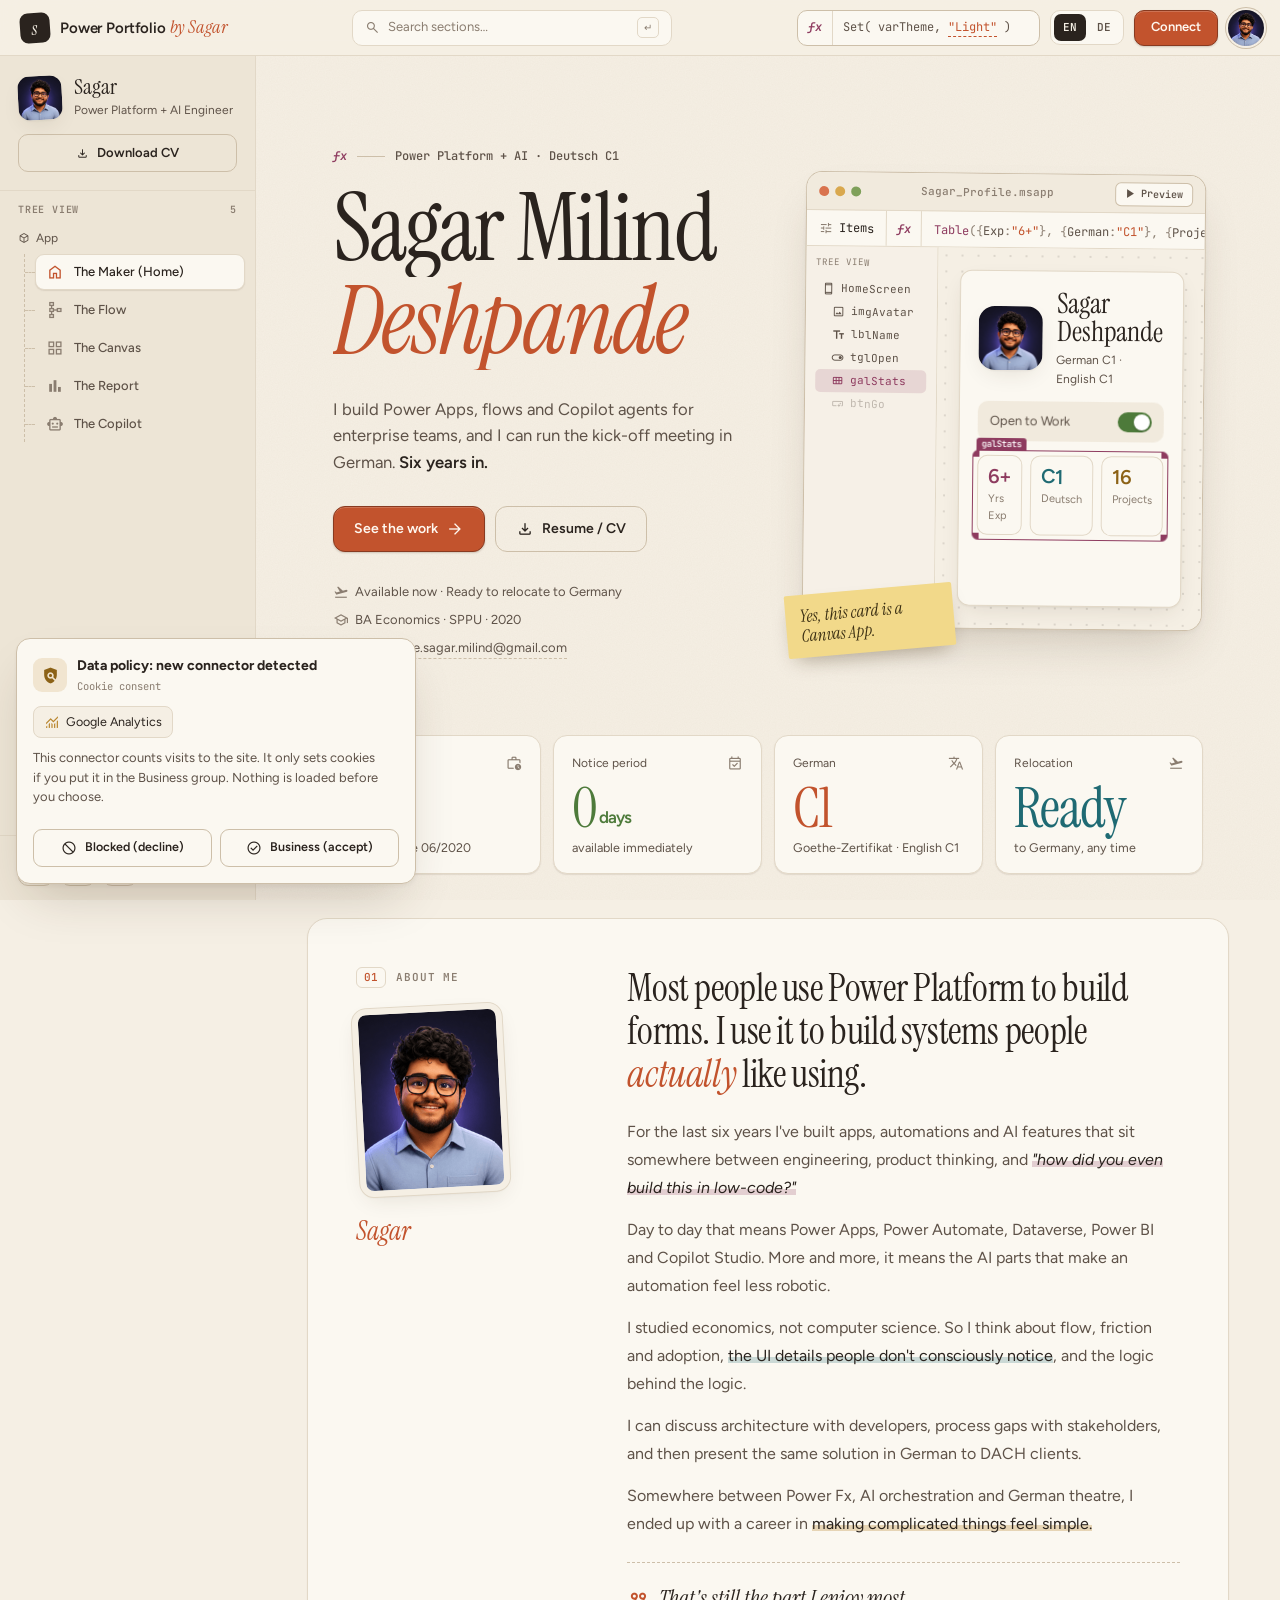
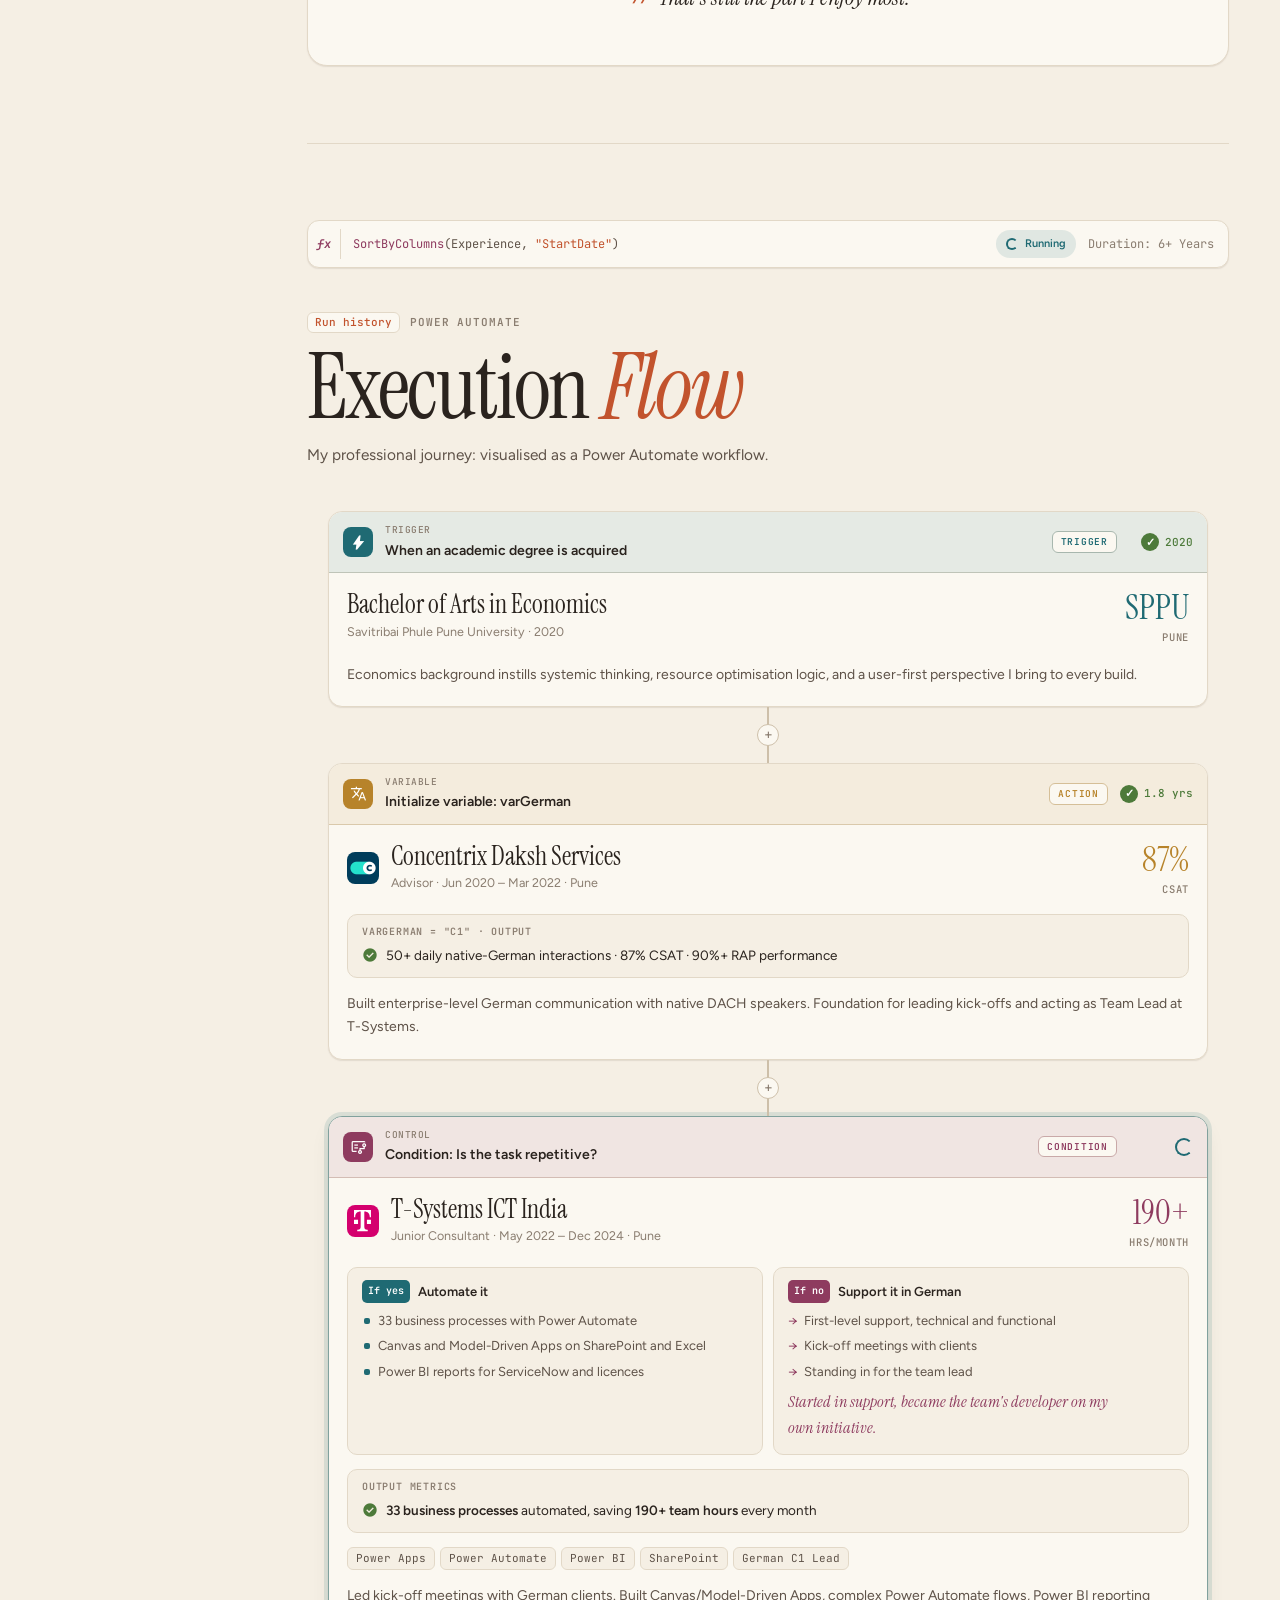
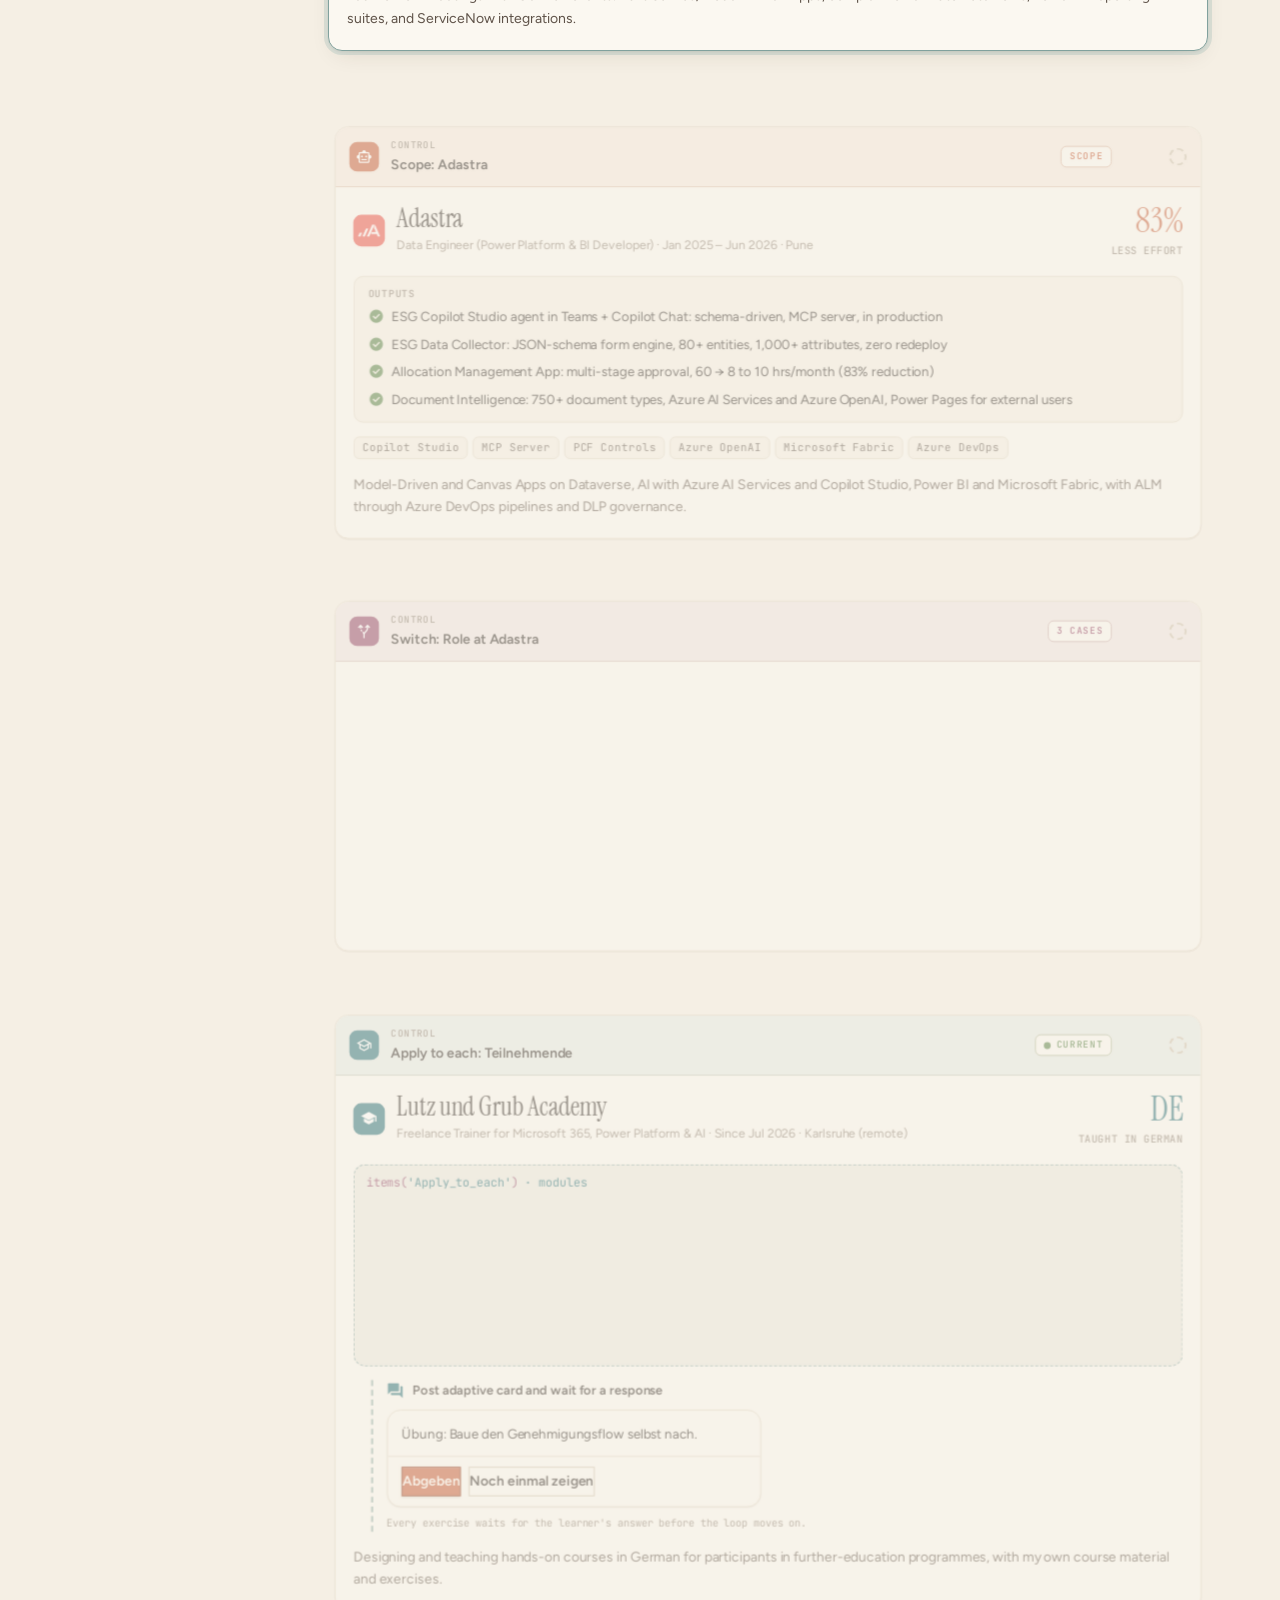
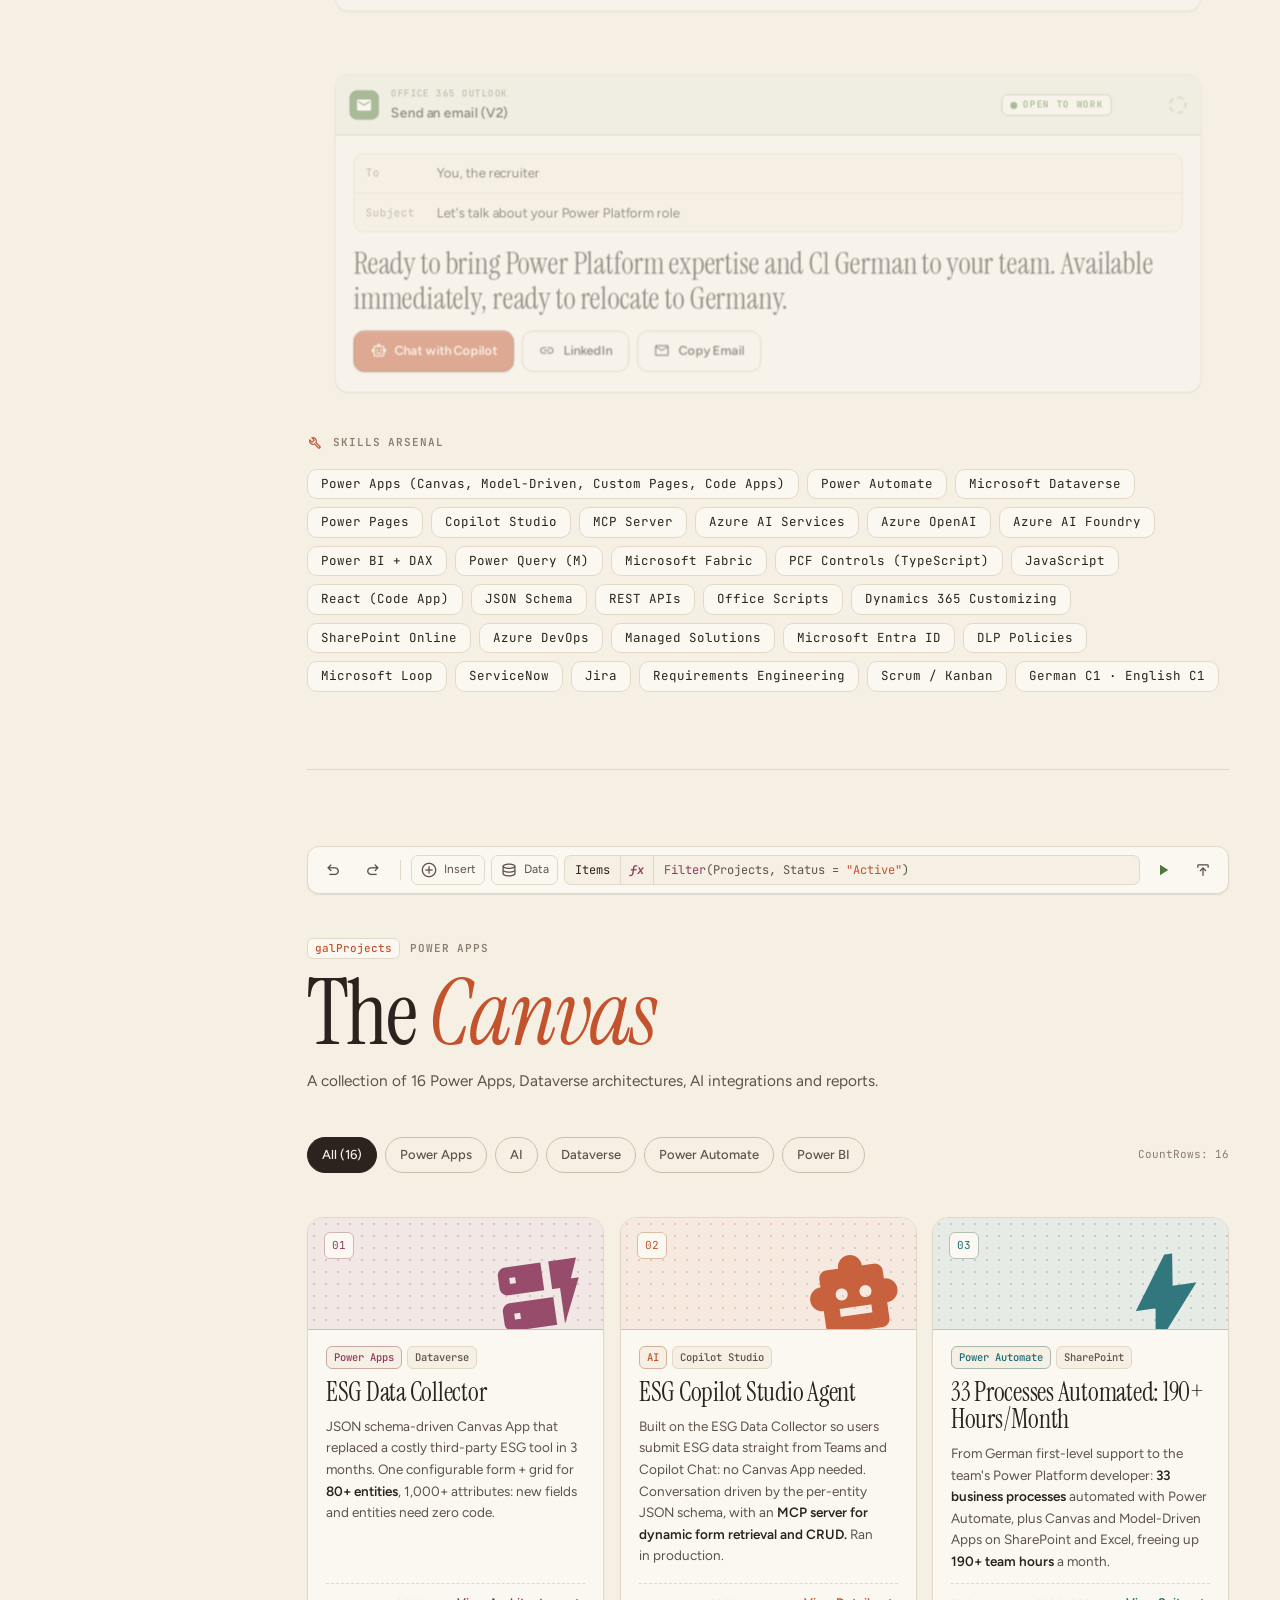
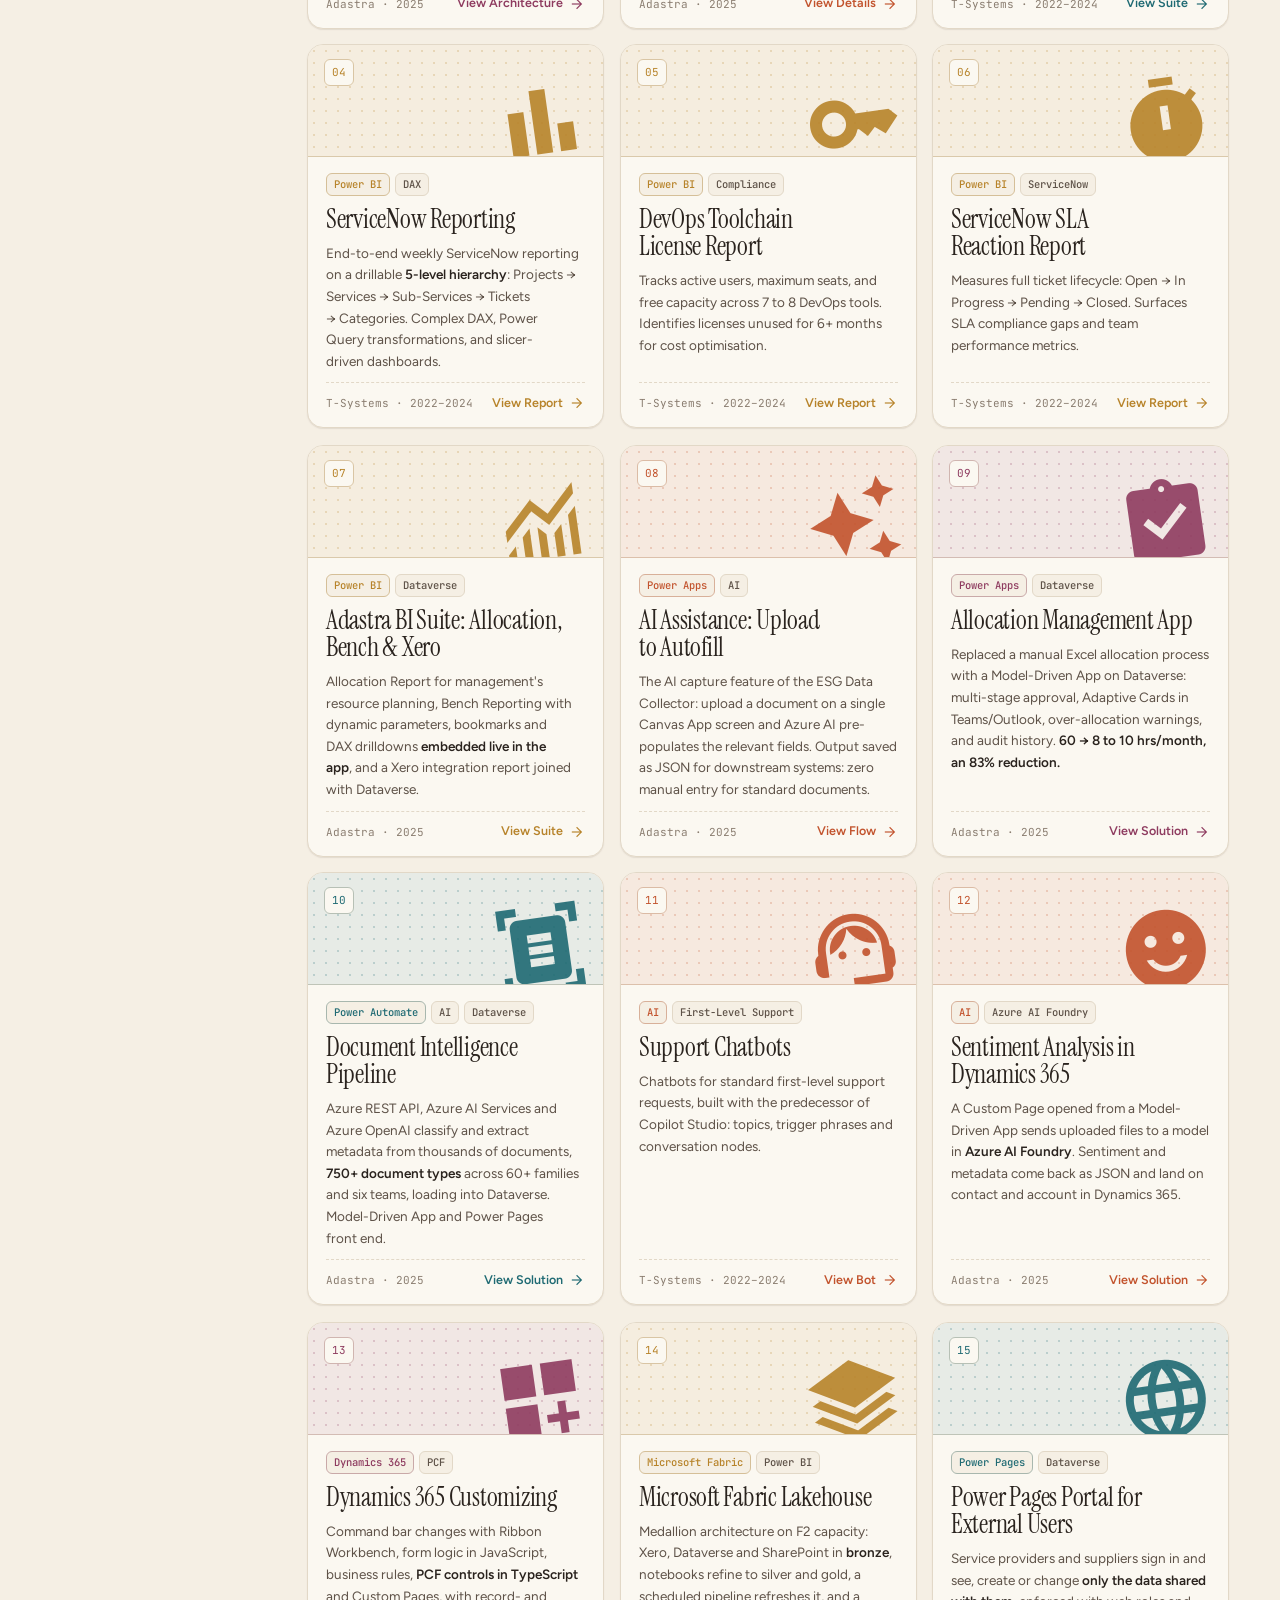
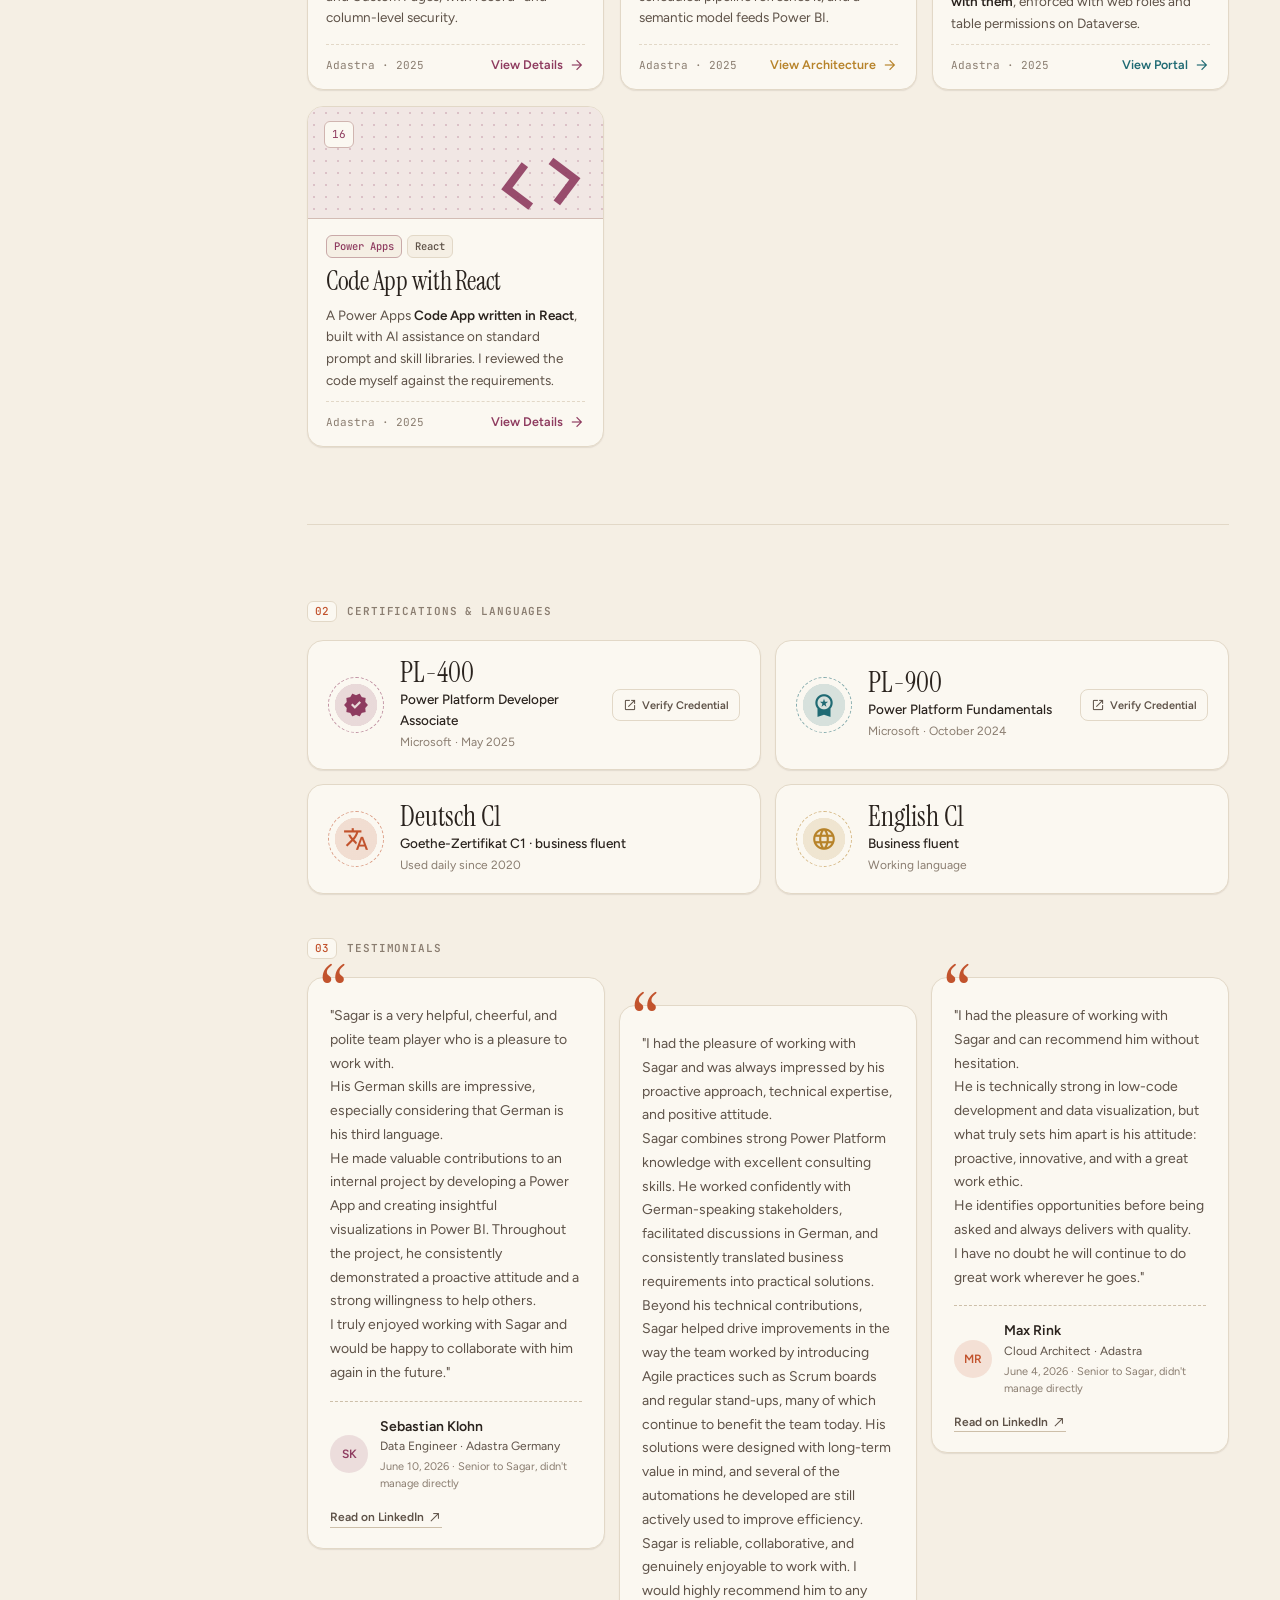
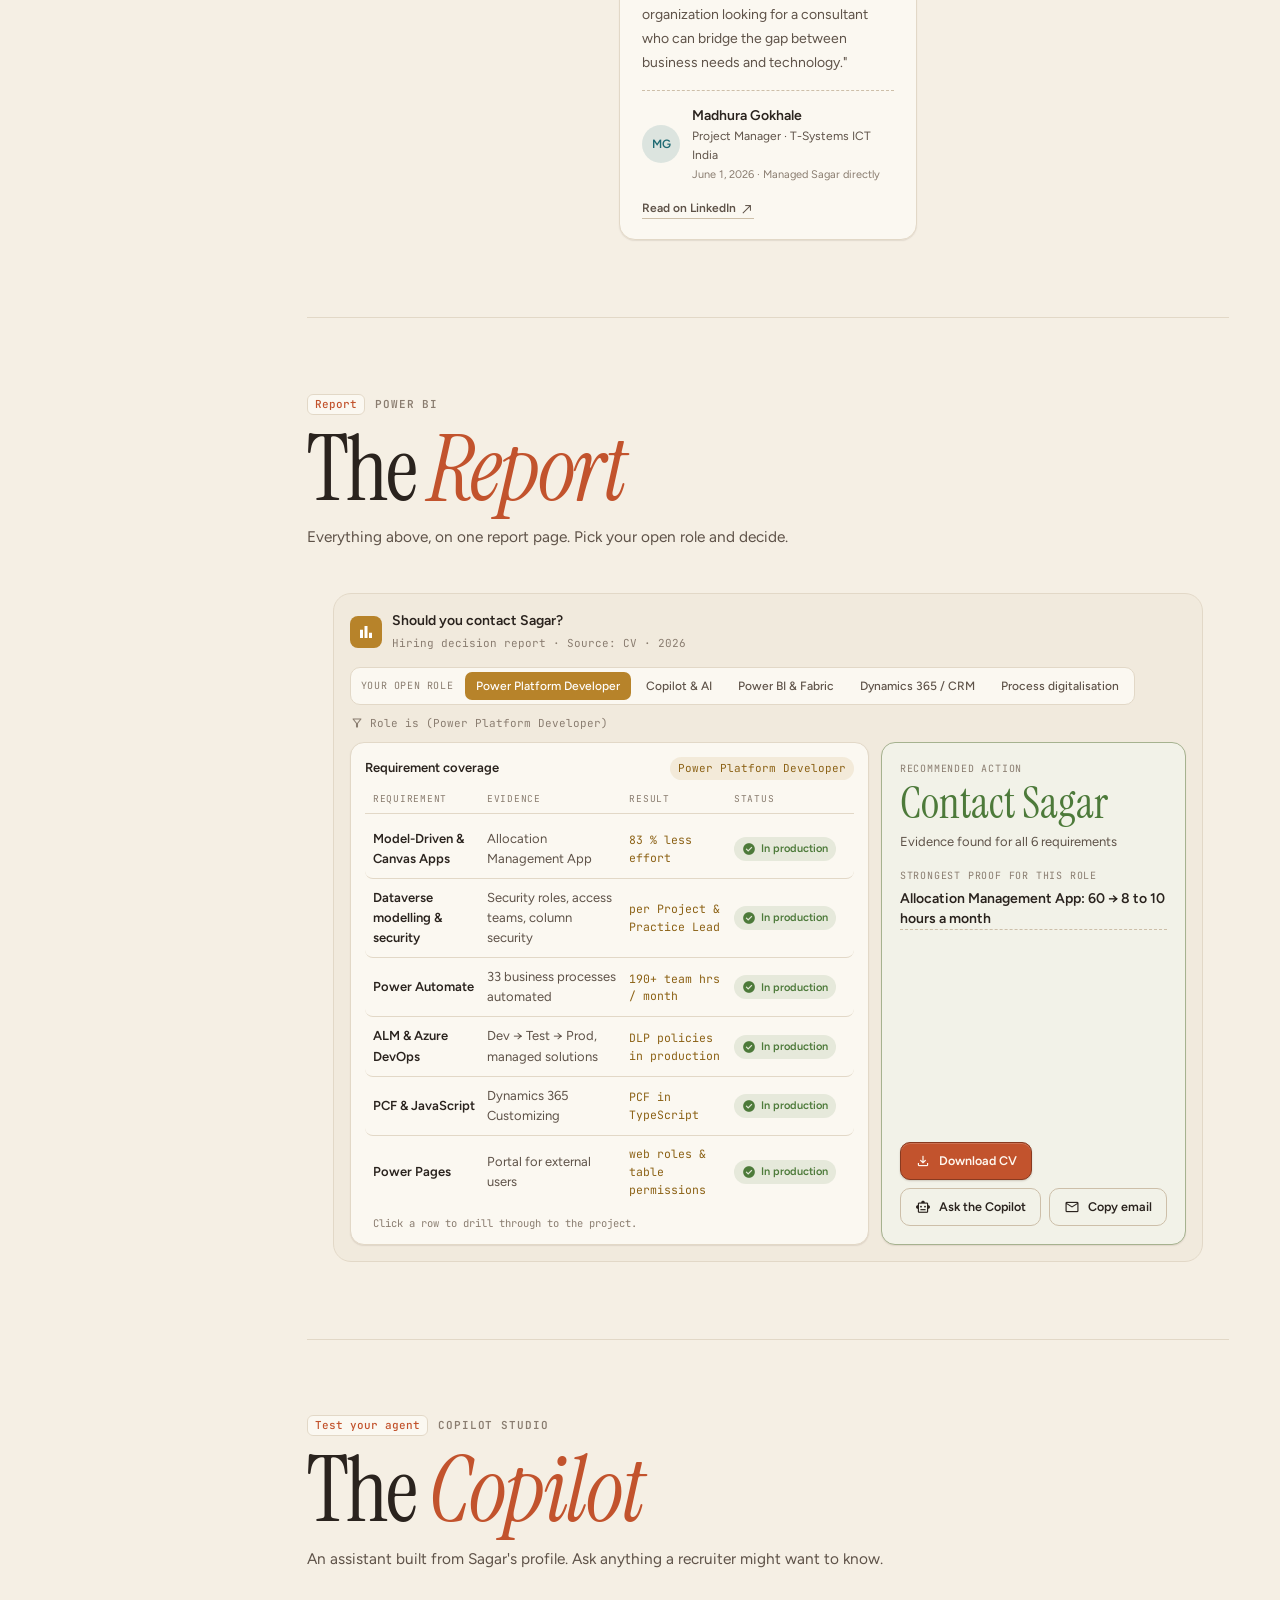
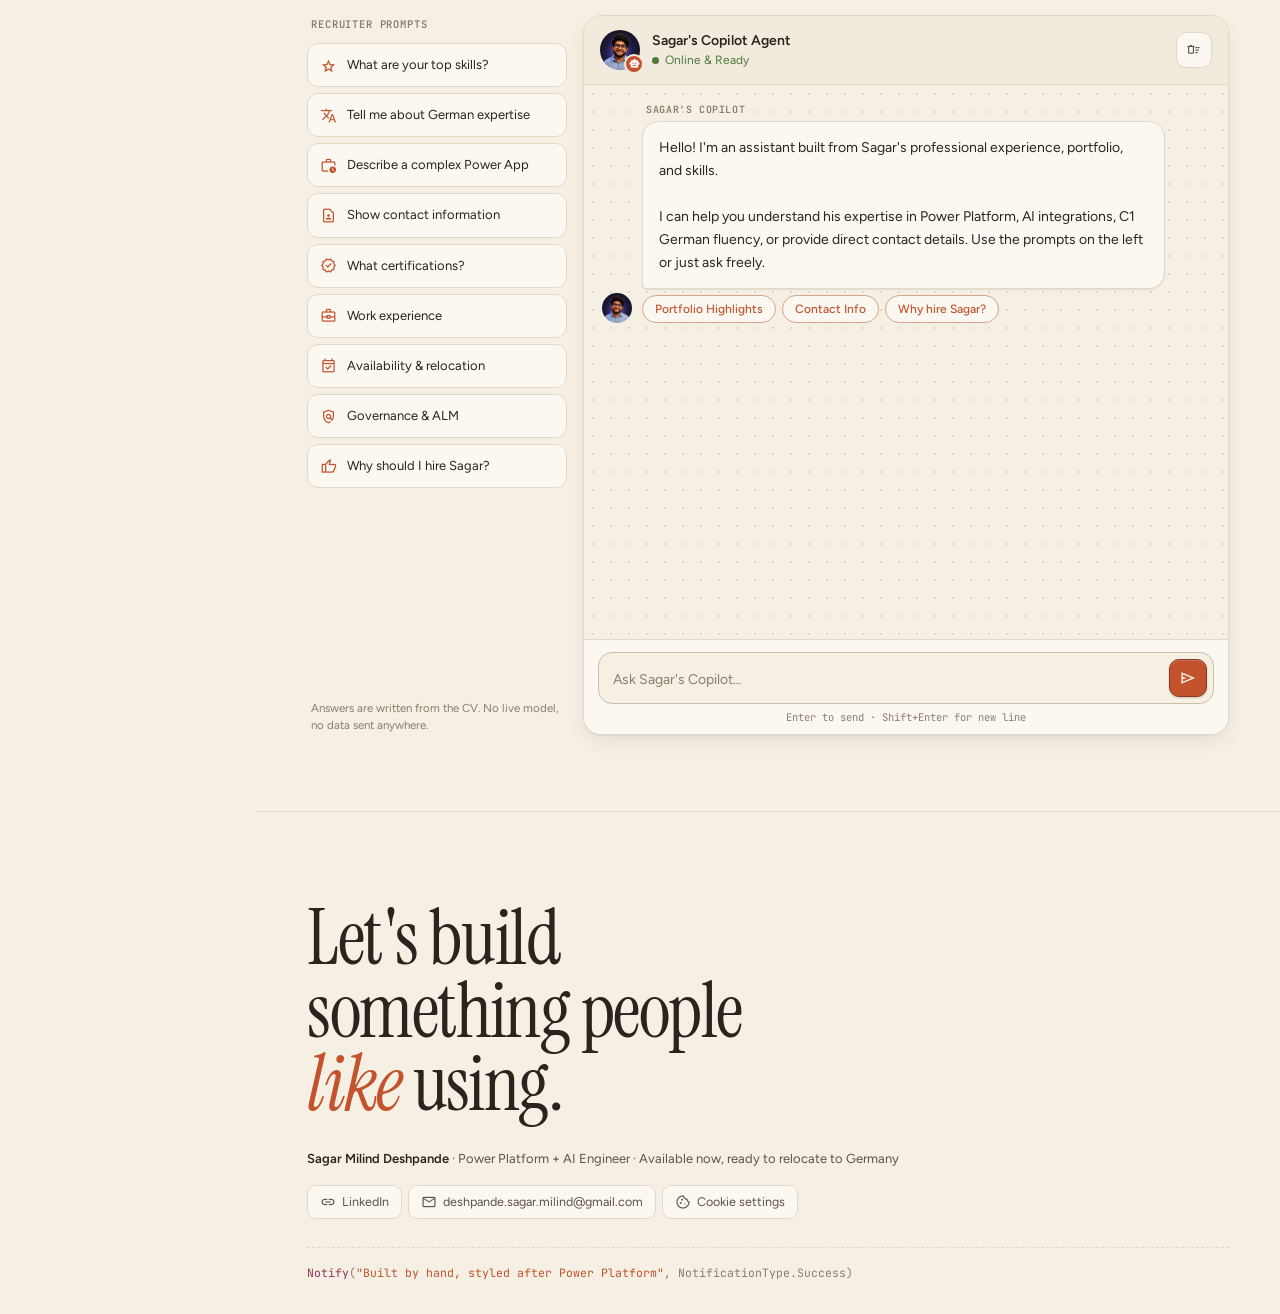
<file: index.html>
<!-- FILE: /index.html -->
<!-- Last updated: 2026-11-07 -->
<!-- Description: Portfolio styled as Power Platform tools (Apps studio, Automate run, BI cards, Copilot chat). Styles: css/app.css + css/sections.css. -->
<!DOCTYPE html>
<html lang="en">
<head>
<!-- Google Analytics loads from js/consent.js only after the visitor accepts the cookie banner. -->
<meta charset="utf-8">
<meta name="viewport" content="width=device-width, initial-scale=1.0">
<meta name="description" content="Sagar Deshpande · Power Platform + AI Engineer. Power Apps, Power Automate, Dataverse, Copilot Studio, Power BI and Fabric. German C1, available immediately, ready to relocate to Germany.">
<meta property="og:type" content="website">
<meta property="og:title" content="Sagar Deshpande · Power Platform + AI Engineer">
<meta property="og:description" content="Power Apps, Power Automate, Dataverse, Power BI, Copilot Studio and AI integrations. German C1. Available immediately, ready to relocate to Germany.">
<meta name="twitter:card" content="summary">
<link rel="icon" type="image/png" href="images/avatar/sagar.png">
<link rel="apple-touch-icon" href="images/avatar/sagar.png">
<title>Sagar Deshpande · Power Platform + AI Engineer</title>
<link rel="preconnect" href="https://fonts.googleapis.com">
<link rel="preconnect" href="https://fonts.gstatic.com" crossorigin>
<link href="https://fonts.googleapis.com/css2?family=Figtree:ital,wght@0,400;0,500;0,600;0,700;1,400&family=Instrument+Serif:ital@0;1&family=JetBrains+Mono:wght@400;500;600&display=swap" rel="stylesheet">
<link href="https://fonts.googleapis.com/css2?family=Material+Symbols+Outlined:wght,FILL@100..700,0..1&icon_names=account_circle,account_tree,add_circle,admin_panel_settings,alt_route,apps,arrow_forward,assignment_turned_in,auto_awesome,bar_chart,block,bolt,build,business_center,calendar_month,call,chat,check_circle,close,code,contact_page,cookie,dashboard_customize,database,delete_sweep,deployed_code,description,document_scanner,download,dynamic_form,error,event_available,fact_check,filter_alt,flag,flight_takeoff,flowsheet,format_quote,forum,function,grid_view,home,hourglass_top,image,key,keyboard_arrow_down,language,link,location_on,lock,mail,menu,monitoring,more_horiz,north_east,open_in_full,open_in_new,person,play_arrow,play_circle,policy,progress_activity,publish,redo,replay,rocket_launch,schema,school,search,send,sentiment_satisfied,shield,smart_button,smart_toy,smartphone,stacks,star,support_agent,table,table_view,text_fields,thumb_up,timer,toggle_on,translate,tune,undo,verified,view_cozy,view_module,work_history,workspace_premium&display=swap" rel="stylesheet">
<!-- icon_names: alphabetical list of every icon used (HTML + js/*.js). Add new icons here or they render as plain text. -->
    <script>try{document.documentElement.dataset.theme=localStorage.getItem('portfolio-theme')||(matchMedia('(prefers-color-scheme: dark)').matches?'dark':'light')}catch(e){document.documentElement.dataset.theme='light'}</script>
    <noscript><style>.reveal,.ctl{opacity:1;transform:none}.hero-title .line>span{transform:none;animation:none}</style></noscript>
    <link rel="stylesheet" href="css/app.css?v=20261107c">
    <link rel="stylesheet" href="css/sections.css?v=20261107c">
    <link rel="stylesheet" href="css/extras.css?v=20261107c">
</head>
<body>
<div id="mob-overlay" data-action="close-sidebar"></div>

<!-- ════════════════ TOP BAR ════════════════ -->
<header class="topbar">
  <div class="topbar-left">
    <button id="menu-btn" data-action="toggle-sidebar" class="icon-btn" aria-label="Open menu"><span aria-hidden="true" class="msym">menu</span></button>
    <a class="brand" href="#home" data-goto="home" aria-label="Sagar Deshpande, home">
      <span class="brand-mark" aria-hidden="true">s</span>
      <span class="brand-name">Power Portfolio <em>by Sagar</em></span>
    </a>
  </div>
  <div id="search-wrap" class="search">
    <span aria-hidden="true" class="msym">search</span>
    <input id="gsearch" type="search" placeholder="Search sections…" aria-label="Search sections…">
    <kbd aria-hidden="true">↵</kbd>
  </div>
  <div class="topbar-right">
    <div id="formula-toggle" class="formula-bar-toggle" title="Click to switch theme" tabindex="0" role="button" aria-label="Click to switch theme">
      <span class="fx-icon">ƒx</span>
      <span class="fx-label">Set( varTheme,&nbsp;</span>
      <span id="fx-value" class="fx-value">"Light"</span>
      <span class="fx-close">&nbsp;)</span>
      <span class="fx-hint">↵</span>
    </div>
    <div id="lang-toggle" class="lang-toggle" aria-label="Language selector">
      <button type="button" class="lang-btn active" data-lang="en">EN</button>
      <button type="button" class="lang-btn" data-lang="de">DE</button>
    </div>
    <button data-action="open-linkedin" class="btn-p connect-btn">Connect</button>
    <div data-goto="copilot" title="Chat with Sagar's Copilot" aria-label="Chat with Sagar's Copilot" role="button" tabindex="0" class="header-avatar">
      <img src="images/avatar/sagar.png" alt="Sagar">
    </div>
  </div>
</header>

<!-- ════════════════ SIDEBAR (Power Apps tree view) ════════════════ -->
<nav id="sidebar" class="sidebar" aria-label="Sections">
  <div class="side-profile">
    <div class="side-id">
      <div class="side-avatar"><img src="images/avatar/sagar.png" alt="Sagar Deshpande"></div>
      <div>
        <div class="side-name">Sagar</div>
        <div class="side-role">Power Platform + AI Engineer</div>
      </div>
    </div>
    <button data-action="download-cv" class="btn-g side-cv"><span aria-hidden="true" class="msym">download</span>Download CV</button>
  </div>
  <div class="tree">
    <div class="tree-label"><span>Tree view</span><span aria-hidden="true">5</span></div>
    <div class="tree-root"><span aria-hidden="true" class="msym">deployed_code</span>App</div>
    <div class="tree-items">
      <div class="nav-link" role="button" tabindex="0" data-sec="home" data-goto="home" data-close-sidebar-mobile="true"><span class="ni" aria-hidden="true">home</span>The Maker (Home)</div>
      <div class="nav-link" role="button" tabindex="0" data-sec="flow" data-goto="flow" data-close-sidebar-mobile="true"><span class="ni" aria-hidden="true">schema</span>The Flow</div>
      <div class="nav-link" role="button" tabindex="0" data-sec="canvas" data-goto="canvas" data-close-sidebar-mobile="true"><span class="ni" aria-hidden="true">grid_view</span>The Canvas<span class="nav-sub" aria-hidden="true">16</span></div>
      <div class="nav-link" role="button" tabindex="0" data-sec="report" data-goto="report" data-close-sidebar-mobile="true"><span class="ni" aria-hidden="true">bar_chart</span>The Report</div>
      <div class="nav-link" role="button" tabindex="0" data-sec="copilot" data-goto="copilot" data-close-sidebar-mobile="true"><span class="ni" aria-hidden="true">smart_toy</span>The Copilot</div>
    </div>
  </div>
  <div class="side-foot">
    <button data-action="open-linkedin" class="btn-g" title="LinkedIn" aria-label="LinkedIn"><span aria-hidden="true" class="msym">link</span></button>
    <button data-action="copy-email" class="btn-g" title="Copy Email" aria-label="Copy Email"><span aria-hidden="true" class="msym">mail</span></button>
    <button data-goto="copilot" data-close-sidebar-mobile="true" class="btn-g" title="Copilot Chat" aria-label="Copilot Chat"><span aria-hidden="true" class="msym">chat</span></button>
    <span class="status-pill"><span class="status-dot" aria-hidden="true"></span>Available</span>
  </div>
</nav>

<!-- ════════════════ MAIN ════════════════ -->
<main id="main-content" class="main">

<section id="home" class="sec sec-home">

  <!-- HERO -->
  <div class="hero">
    <div class="hero-left">
      <div class="eyebrow"><span class="fx">ƒx</span><span class="sep" aria-hidden="true"></span><span>Power Platform + AI · Deutsch C1</span></div>
      <h1 class="hero-title">
        <span class="line"><span>Sagar Milind</span></span>
        <span class="line"><span><em>Deshpande</em></span></span>
      </h1>
      <p class="hero-sub">I build Power Apps, flows and Copilot agents for enterprise teams, and I can run the kick-off meeting in German. <strong>Six years in.</strong></p>
      <div class="hero-cta">
        <button data-goto="canvas" class="btn-p">See the work<span aria-hidden="true" class="msym">arrow_forward</span></button>
        <button data-action="download-cv" class="btn-g"><span aria-hidden="true" class="msym">download</span>Resume / CV</button>
      </div>
      <div class="hero-meta">
        <span><span aria-hidden="true" class="msym">flight_takeoff</span>Available now · Ready to relocate to Germany</span>
        <span><span aria-hidden="true" class="msym">school</span>BA Economics · SPPU · 2020</span>
        <button data-action="copy-email" title="Copy email"><span aria-hidden="true" class="msym">mail</span>deshpande.sagar.milind@gmail.com</button>
      </div>
    </div>

    <div class="hero-right">
      <div class="studio" id="studio">
        <div class="studio-bar">
          <span class="studio-dots" aria-hidden="true"><i></i><i></i><i></i></span>
          <span class="studio-file">Sagar_Profile.msapp</span>
          <button type="button" class="studio-play" id="studio-play" aria-label="Replay build"><span aria-hidden="true" class="msym mf">play_arrow</span><span id="studio-play-txt">Preview</span></button>
        </div>
        <div class="studio-fx" aria-hidden="true">
          <span class="studio-prop"><span class="msym">tune</span><span id="studio-prop">OnStart</span></span>
          <span class="studio-fxi">ƒx</span>
          <span class="studio-code" id="studio-code"></span>
        </div>
        <div class="studio-body">
          <div class="studio-tree" aria-hidden="true">
            <div class="t-h">Tree view</div>
            <div class="t-i on"><span class="msym">smartphone</span>HomeScreen</div>
            <div class="t-i lvl2" data-for="imgAvatar"><span class="msym">image</span>imgAvatar</div>
            <div class="t-i lvl2" data-for="lblName"><span class="msym">text_fields</span>lblName</div>
            <div class="t-i lvl2" data-for="tglOpen"><span class="msym">toggle_on</span>tglOpen</div>
            <div class="t-i lvl2" data-for="galStats"><span class="msym">view_module</span>galStats</div>
            <div class="t-i lvl2" data-for="btnGo"><span class="msym">smart_button</span>btnGo</div>
          </div>
          <div class="studio-canvas">
            <div class="app-screen">
              <div class="app-head">
                <div class="ctl app-avatar" data-name="imgAvatar"><img src="images/avatar/sagar.png" alt="Sagar Deshpande"></div>
                <div class="ctl" data-name="lblName">
                  <div class="app-name">Sagar Deshpande</div>
                  <div class="app-loc">German C1 · English C1</div>
                </div>
              </div>
              <div class="ctl app-toggle" data-name="tglOpen">
                <span>Open to Work</span>
                <span class="app-switch" id="studio-switch" aria-hidden="true"></span>
              </div>
              <div class="ctl app-gallery" data-name="galStats">
                <div class="app-tile"><b>6+</b><small>Yrs Exp</small></div>
                <div class="app-tile"><b>C1</b><small>Deutsch</small></div>
                <div class="app-tile"><b>16</b><small>Projects</small></div>
              </div>
              <div class="ctl app-btns" data-name="btnGo">
                <button data-goto="canvas" class="btn-p"><span aria-hidden="true" class="msym">grid_view</span>Projects</button>
                <button data-goto="copilot" class="btn-g"><span aria-hidden="true" class="msym">smart_toy</span>Ask Copilot</button>
              </div>
            </div>
            <div class="studio-toast" id="studio-toast" aria-hidden="true"><span class="msym mf">check_circle</span>App published</div>
          </div>
        </div>
      </div>
      <div class="studio-note" aria-hidden="true">Yes, this card is a Canvas App.</div>
    </div>
  </div>

  <!-- FACTS STRIP: the four questions recruiters ask first (labels translated by js/report.js) -->
    <div class="bi-strip facts-strip reveal" data-no-i18n>
      <div class="bi-card" data-tone="apps">
        <div class="bi-vh" aria-hidden="true"><span class="msym">filter_alt</span><span class="msym">open_in_full</span><span class="msym">more_horiz</span></div>
        <div class="bi-k"><span class="hr-k1">Experience</span><span aria-hidden="true" class="msym">work_history</span></div>
        <div class="bi-num"><span data-count="6">6</span><sup>+</sup></div>
        <div class="bi-cap hr-c1">years, since 06/2020</div>
      </div>
      <div class="bi-card" data-tone="success">
        <div class="bi-vh" aria-hidden="true"><span class="msym">filter_alt</span><span class="msym">open_in_full</span><span class="msym">more_horiz</span></div>
        <div class="bi-k"><span class="hr-k2">Notice period</span><span aria-hidden="true" class="msym">event_available</span></div>
        <div class="bi-num"><span data-count="0">0</span><sup class="hr-days">days</sup></div>
        <div class="bi-cap hr-c2">available immediately</div>
      </div>
      <div class="bi-card" data-tone="copilot">
        <div class="bi-vh" aria-hidden="true"><span class="msym">filter_alt</span><span class="msym">open_in_full</span><span class="msym">more_horiz</span></div>
        <div class="bi-k"><span class="hr-k3">German</span><span aria-hidden="true" class="msym">translate</span></div>
        <div class="bi-num">C1</div>
        <div class="bi-cap hr-c3">Goethe-Zertifikat · English C1</div>
      </div>
      <div class="bi-card" data-tone="automate">
        <div class="bi-vh" aria-hidden="true"><span class="msym">filter_alt</span><span class="msym">open_in_full</span><span class="msym">more_horiz</span></div>
        <div class="bi-k"><span class="hr-k4">Relocation</span><span aria-hidden="true" class="msym">flight_takeoff</span></div>
        <div class="bi-num hr-ready">Ready</div>
        <div class="bi-cap hr-c4">to Germany, any time</div>
      </div>
    </div>


  <!-- ABOUT -->
  <article class="about reveal">
    <div class="about-side">
      <div class="sec-kicker"><span class="mono">01</span>About Me</div>
      <div class="about-portrait"><img src="images/avatar/sagar.png" alt="Sagar Deshpande" loading="lazy"></div>
      <div class="about-sign">Sagar</div>
    </div>
    <div class="about-body">
      <p class="about-lead" data-de="Die meisten nutzen Power Platform, um Formulare zu bauen. Ich baue damit Systeme, die Menschen <em>wirklich</em> gern nutzen.">Most people use Power Platform to build forms. I use it to build systems people <em>actually</em> like using.</p>
      <p data-de="In den letzten sechs Jahren habe ich Apps, Automatisierungen und KI-Funktionen gebaut, irgendwo zwischen Engineering, Produktdenken und <span class=&quot;hl hl-apps&quot;>„Wie hast du das bitte in Low-Code gebaut?“</span>">For the last six years I've built apps, automations and AI features that sit somewhere between engineering, product thinking, and <span class="hl hl-apps">"how did you even build this in low-code?"</span></p>
      <p data-de="Im Alltag heißt das Power Apps, Power Automate, Dataverse, Power BI und Copilot Studio. Und immer öfter die KI-Teile, durch die sich eine Automatisierung weniger nach Roboter anfühlt.">Day to day that means Power Apps, Power Automate, Dataverse, Power BI and Copilot Studio. More and more, it means the AI parts that make an automation feel less robotic.</p>
      <p data-de="Ich habe Volkswirtschaft studiert, nicht Informatik. Deshalb denke ich über Ablauf, Reibung und Akzeptanz nach, über <span class=&quot;hl hl-automate&quot;>UI-Details, die man nicht bewusst bemerkt</span>, und über die Logik hinter der Logik.">I studied economics, not computer science. So I think about flow, friction and adoption, <span class="hl hl-automate">the UI details people don't consciously notice</span>, and the logic behind the logic.</p>
      <p data-de="Ich kann mit Entwicklern über Architektur sprechen, mit Stakeholdern über Prozesslücken und dieselbe Lösung dann auf Deutsch vor DACH-Kunden präsentieren.">I can discuss architecture with developers, process gaps with stakeholders, and then present the same solution in German to DACH clients.</p>
      <p data-de="Irgendwo zwischen Power Fx, KI-Orchestrierung und deutschem Theater ist daraus eine Karriere geworden, in der ich <span class=&quot;hl hl-bi&quot;>Kompliziertes einfach wirken lasse.</span>">Somewhere between Power Fx, AI orchestration and German theatre, I ended up with a career in <span class="hl hl-bi">making complicated things feel simple.</span></p>
      <p class="about-coda" data-de="<span aria-hidden=&quot;true&quot; class=&quot;msym&quot;>format_quote</span>Das ist bis heute der Teil, der mir am meisten Spaß macht."><span aria-hidden="true" class="msym">format_quote</span>That's still the part I enjoy most.</p>
    </div>
  </article>

</section>

<!-- ══════════════════════════════════════════════ -->
<!--  FLOW (Power Automate run)                    -->
<!-- ══════════════════════════════════════════════ -->
<section id="flow" class="sec sec-flow">
  <div class="run-bar reveal" id="run-bar">
    <span class="rb-fxi">ƒx</span>
    <span class="run-code"><span class="k">SortByColumns</span>(Experience, <span class="s">"StartDate"</span>)</span>
    <span class="run-status" id="run-status" data-state="running"><span class="run-ico" aria-hidden="true"></span><span id="run-status-txt">Running</span></span>
    <span class="run-dur mono">Duration: 6+ Years</span>
  </div>

  <div class="sec-title reveal">
    <div class="sec-kicker"><span class="mono">Run history</span>Power Automate</div>
    <h2 class="display" data-de="Ausführungs-<em>Flow</em>">Execution <em>Flow</em></h2>
    <p class="sec-sub">My professional journey: visualised as a Power Automate workflow.</p>
  </div>

  <ol class="flow" id="flow-run">
    <!-- TRIGGER -->
    <li class="step" data-tone="automate" data-dur="2020">
      <div class="step-head">
        <span class="step-ico"><span aria-hidden="true" class="msym mf">bolt</span></span>
        <span class="step-name"><span class="act-k mono">Trigger</span>When an academic degree is acquired</span>
        <span class="step-type">TRIGGER</span>
        <span class="step-state" aria-hidden="true"></span>
      </div>
      <div class="step-body">
        <div class="step-top">
          <div><h3>Bachelor of Arts in Economics</h3><div class="step-sub">Savitribai Phule Pune University · 2020</div></div>
          <div class="step-kpi"><b>SPPU</b><small>Pune</small></div>
        </div>
        <p>Economics background instills systemic thinking, resource optimisation logic, and a user-first perspective I bring to every build.</p>
      </div>
    </li>

    <!-- Concentrix -->
    <li class="step" data-tone="bi" data-dur="1.8 yrs">
      <div class="step-head">
        <span class="step-ico"><span aria-hidden="true" class="msym">translate</span></span>
        <span class="step-name"><span class="act-k mono">Variable</span>Initialize variable: varGerman</span>
        <span class="step-type">ACTION</span>
        <span class="step-state" aria-hidden="true"></span>
      </div>
      <div class="step-body">
        <div class="step-top">
          <div class="flow-co-head"><div class="company-logo-wrapper company-logo-sm cl-concentrix"><img class="company-logo" src="images/logos/concentrix.png" alt="Concentrix logo" loading="lazy"></div><div><h3>Concentrix Daksh Services</h3><div class="step-sub">Advisor · Jun 2020 – Mar 2022 · Pune</div></div></div>
          <div class="step-kpi"><b>87%</b><small>CSAT</small></div>
        </div>
        <div class="io">
          <div class="io-h">varGerman = "C1" · Output</div>
          <div class="io-row"><span aria-hidden="true" class="msym mf">check_circle</span><span>50+ daily native-German interactions · 87% CSAT · 90%+ RAP performance</span></div>
        </div>
        <p>Built enterprise-level German communication with native DACH speakers. Foundation for leading kick-offs and acting as Team Lead at T-Systems.</p>
      </div>
    </li>

    <!-- T-Systems -->
    <li class="step" data-tone="apps" data-dur="2.7 yrs">
      <div class="step-head">
        <span class="step-ico"><span aria-hidden="true" class="msym">flowsheet</span></span>
        <span class="step-name"><span class="act-k mono">Control</span>Condition: Is the task repetitive?</span>
        <span class="step-type">CONDITION</span>
        <span class="step-state" aria-hidden="true"></span>
      </div>
      <div class="step-body">
        <div class="step-top">
          <div class="flow-co-head"><div class="company-logo-wrapper company-logo-sm cl-tsystems"><img class="company-logo" src="images/logos/tsystems.svg" alt="T-Systems logo" loading="lazy"></div><div><h3>T-Systems ICT India</h3><div class="step-sub">Junior Consultant · May 2022 – Dec 2024 · Pune</div></div></div>
          <div class="step-kpi"><b>190+</b><small>Hrs/Month</small></div>
        </div>
        <div class="trycatch">
          <div class="tc tc-try">
            <div class="tc-h"><span class="mono">If yes</span>Automate it</div>
            <ul><li>33 business processes with Power Automate</li><li>Canvas and Model-Driven Apps on SharePoint and Excel</li><li>Power BI reports for ServiceNow and licences</li></ul>
          </div>
          <div class="tc tc-next">
            <div class="tc-h"><span class="mono">If no</span>Support it in German</div>
            <ul><li>First-level support, technical and functional</li><li>Kick-off meetings with clients</li><li>Standing in for the team lead</li></ul>
            <div class="tc-foot">Started in support, became the team's developer on my own initiative.</div>
          </div>
        </div>
        <div class="io">
          <div class="io-h">Output Metrics</div>
          <div class="io-row"><span aria-hidden="true" class="msym mf">check_circle</span><span><strong>33 business processes</strong> automated, saving <strong>190+ team hours</strong> every month</span></div>
        </div>
        <div class="step-chips"><span>Power Apps</span><span>Power Automate</span><span>Power BI</span><span>SharePoint</span><span>German C1 Lead</span></div>
        <p>Led kick-off meetings with German clients. Built Canvas/Model-Driven Apps, complex Power Automate flows, Power BI reporting suites, and ServiceNow integrations.</p>
      </div>
    </li>

    <!-- Adastra -->
    <li class="step" data-tone="copilot" data-dur="1.5 yrs">
      <div class="step-head">
        <span class="step-ico"><span aria-hidden="true" class="msym">smart_toy</span></span>
        <span class="step-name"><span class="act-k mono">Control</span>Scope: Adastra</span>
        <span class="step-type">SCOPE</span>
        <span class="step-state" aria-hidden="true"></span>
      </div>
      <div class="step-body">
        <div class="step-top">
          <div class="flow-co-head"><div class="company-logo-wrapper company-logo-sm cl-adastra"><img class="company-logo" src="images/logos/adastra.png" alt="Adastra logo" loading="lazy"></div><div><h3>Adastra</h3><div class="step-sub">Data Engineer (Power Platform &amp; BI Developer) · Jan 2025 – Jun 2026 · Pune</div></div></div>
          <div class="step-kpi"><b>83%</b><small>Less effort</small></div>
        </div>
        <div class="io">
          <div class="io-h">Outputs</div>
          <div class="io-row"><span aria-hidden="true" class="msym mf">check_circle</span><span>ESG Copilot Studio agent in Teams + Copilot Chat: schema-driven, MCP server, in production</span></div>
          <div class="io-row"><span aria-hidden="true" class="msym mf">check_circle</span><span>ESG Data Collector: JSON-schema form engine, 80+ entities, 1,000+ attributes, zero redeploy</span></div>
          <div class="io-row"><span aria-hidden="true" class="msym mf">check_circle</span><span>Allocation Management App: multi-stage approval, 60 → 8 to 10 hrs/month (83% reduction)</span></div>
          <div class="io-row"><span aria-hidden="true" class="msym mf">check_circle</span><span>Document Intelligence: 750+ document types, Azure AI Services and Azure OpenAI, Power Pages for external users</span></div>
        </div>
        <div class="step-chips"><span>Copilot Studio</span><span>MCP Server</span><span>PCF Controls</span><span>Azure OpenAI</span><span>Microsoft Fabric</span><span>Azure DevOps</span></div>
        <p>Model-Driven and Canvas Apps on Dataverse, AI with Azure AI Services and Copilot Studio, Power BI and Microsoft Fabric, with ALM through Azure DevOps pipelines and DLP governance.</p>
      </div>
    </li>

    <!-- SWITCH -->
    <li class="step step-switch" data-tone="apps" data-dur="3 cases">
      <div class="step-head">
        <span class="step-ico"><span aria-hidden="true" class="msym">alt_route</span></span>
        <span class="step-name"><span class="act-k mono">Control</span>Switch: Role at Adastra</span>
        <span class="step-type">3 CASES</span>
        <span class="step-state" aria-hidden="true"></span>
      </div>
      <div class="cases">
        <div class="case" data-tone="apps">
          <div class="case-k mono">CASE 1</div>
          <div class="case-t">Power Platform Developer</div>
          <p>Architected enterprise Canvas and Model-Driven applications with complex business logic, custom components, and Dataverse integrations.</p>
          <div class="case-tags"><span>Canvas Apps</span><span>Model-Driven Apps</span><span>PCF Controls &amp; Power Fx</span><span>Dataverse Governance</span></div>
        </div>
        <div class="case" data-tone="bi">
          <div class="case-k mono">CASE 2</div>
          <div class="case-t">Power BI Developer</div>
          <p>Designed optimised data models, complex DAX measures, and interactive dashboards enabling real-time decision-making analytics.</p>
          <div class="case-tags"><span>DAX Measures</span><span>Power Query (M)</span><span>Data Modelling</span><span>Drilldown Reports</span></div>
        </div>
        <div class="case" data-tone="automate">
          <div class="case-k mono">CASE 3</div>
          <div class="case-t">Copilot Agent Developer</div>
          <p>Engineered intelligent AI agents with MCP Server integration, autonomous CRUD operations, and knowledge-driven automation workflows.</p>
          <div class="case-tags"><span>Copilot Studio</span><span>MCP Server CRUD</span><span>Azure OpenAI</span><span>Knowledge Base</span></div>
        </div>
      </div>
    </li>

    <!-- Lutz und Grub: current role, an Apply to each loop -->
    <li class="step step-live" data-tone="automate" data-dur="live">
      <div class="step-head">
        <span class="step-ico"><span aria-hidden="true" class="msym">school</span></span>
        <span class="step-name"><span class="act-k mono">Control</span>Apply to each: Teilnehmende</span>
        <span class="step-type step-type-live"><span class="status-dot" aria-hidden="true"></span>Current</span>
        <span class="step-state" aria-hidden="true"></span>
      </div>
      <div class="step-body">
        <div class="step-top">
          <div class="flow-co-head"><div class="company-logo-wrapper company-logo-sm cl-lutz" aria-hidden="true"><span class="msym mf">school</span></div><div><h3>Lutz und Grub Academy</h3><div class="step-sub">Freelance Trainer for Microsoft 365, Power Platform &amp; AI · Since Jul 2026 · Karlsruhe (remote)</div></div></div>
          <div class="step-kpi"><b>DE</b><small>Taught in German</small></div>
        </div>
        <div class="loop">
          <div class="loop-h"><span class="mono">items(</span>'Apply_to_each'<span class="mono">)</span> · modules</div>
          <div class="loop-rows">
            <div class="loop-row"><span class="mono">01</span><b>Microsoft 365</b><span>Teams, SharePoint Online (Sites and Lists), OneDrive, Word, Excel, PowerPoint</span></div>
            <div class="loop-row"><span class="mono">02</span><b>Apps &amp; data</b><span>Power Apps, Power Automate, Dataverse, Power BI, Power Query, DAX</span></div>
            <div class="loop-row"><span class="mono">03</span><b>AI &amp; method</b><span>Microsoft Copilot, Copilot Studio, agents and prompting; requirements engineering, solution design, Scrum, Kanban</span></div>
          </div>
        </div>
        <div class="inner-act">
          <div class="inner-h"><span class="msym mf" aria-hidden="true">forum</span>Post adaptive card and wait for a response</div>
          <div class="acard acard-mini">
            <div class="acard-q">Übung: Baue den Genehmigungsflow selbst nach.</div>
            <div class="acard-actions"><span class="btn-p pbtn" aria-hidden="true">Abgeben</span><span class="btn-g pbtn" aria-hidden="true">Noch einmal zeigen</span></div>
          </div>
          <div class="inner-note mono">Every exercise waits for the learner's answer before the loop moves on.</div>
        </div>
        <p>Designing and teaching hands-on courses in German for participants in further-education programmes, with my own course material and exercises.</p>
      </div>
    </li>

    <!-- END -->
    <li class="step step-end" data-tone="success" data-dur="open">
      <div class="step-head">
        <span class="step-ico"><span aria-hidden="true" class="msym mf">mail</span></span>
        <span class="step-name"><span class="act-k mono">Office 365 Outlook</span>Send an email (V2)</span>
        <span class="step-type step-type-live"><span class="status-dot" aria-hidden="true"></span>Open to Work</span>
        <span class="step-state" aria-hidden="true"></span>
      </div>
      <div class="step-body step-body-end">
        <div class="mail-fields">
          <div><span class="mono">To</span>You, the recruiter</div>
          <div><span class="mono">Subject</span>Let's talk about your Power Platform role</div>
        </div>
        <p class="end-line">Ready to bring Power Platform expertise and C1 German to your team. Available immediately, ready to relocate to Germany.</p>
        <div class="end-cta">
          <button data-goto="copilot" class="btn-p"><span aria-hidden="true" class="msym">smart_toy</span>Chat with Copilot</button>
          <button data-action="open-linkedin" class="btn-g"><span aria-hidden="true" class="msym">link</span>LinkedIn</button>
          <button data-action="copy-email" class="btn-g"><span aria-hidden="true" class="msym">mail</span>Copy Email</button>
        </div>
      </div>
    </li>
  </ol>

  <!-- Skills -->
  <div class="skills reveal">
    <div class="sec-head"><div class="sec-kicker"><span class="msym" aria-hidden="true">build</span>Skills Arsenal</div></div>
    <div class="skill-cloud">
      <span class="skill-tag">Power Apps (Canvas, Model-Driven, Custom Pages, Code Apps)</span><span class="skill-tag">Power Automate</span><span class="skill-tag">Microsoft Dataverse</span><span class="skill-tag">Power Pages</span><span class="skill-tag">Copilot Studio</span><span class="skill-tag">MCP Server</span><span class="skill-tag">Azure AI Services</span><span class="skill-tag">Azure OpenAI</span><span class="skill-tag">Azure AI Foundry</span><span class="skill-tag">Power BI + DAX</span><span class="skill-tag">Power Query (M)</span><span class="skill-tag">Microsoft Fabric</span><span class="skill-tag">PCF Controls (TypeScript)</span><span class="skill-tag">JavaScript</span><span class="skill-tag">React (Code App)</span><span class="skill-tag">JSON Schema</span><span class="skill-tag">REST APIs</span><span class="skill-tag">Office Scripts</span><span class="skill-tag">Dynamics 365 Customizing</span><span class="skill-tag">SharePoint Online</span><span class="skill-tag">Azure DevOps</span><span class="skill-tag">Managed Solutions</span><span class="skill-tag">Microsoft Entra ID</span><span class="skill-tag">DLP Policies</span><span class="skill-tag">Microsoft Loop</span><span class="skill-tag">ServiceNow</span><span class="skill-tag">Jira</span><span class="skill-tag">Requirements Engineering</span><span class="skill-tag">Scrum / Kanban</span><span class="skill-tag">German C1 · English C1</span>
    </div>
  </div>
</section>

<!-- ══════════════════════════════════════════════ -->
<!--  CANVAS (Power Apps)                          -->
<!-- ══════════════════════════════════════════════ -->
<section id="canvas" class="sec">
  <!-- Decorative Power Apps Studio ribbon: hidden from assistive tech and not clickable -->
  <div class="ribbon reveal" aria-hidden="true">
    <span class="rb"><span class="msym">undo</span></span>
    <span class="rb"><span class="msym">redo</span></span>
    <span class="rb-sep"></span>
    <span class="rb rb-t"><span class="msym">add_circle</span>Insert</span>
    <span class="rb rb-t"><span class="msym">database</span>Data</span>
    <span class="rb-fx"><span class="rb-prop">Items</span><span class="rb-fxi">ƒx</span><span class="rb-code"><span class="k">Filter</span>(Projects, Status = <span class="s">"Active"</span>)</span></span>
    <span class="rb rb-play"><span class="msym mf">play_arrow</span></span>
    <span class="rb"><span class="msym">publish</span></span>
  </div>

  <div class="sec-title reveal">
    <div class="sec-kicker"><span class="mono">galProjects</span>Power Apps</div>
    <h2 class="display" data-de="Das <em>Canvas</em>">The <em>Canvas</em></h2>
    <p class="sec-sub">A collection of 16 Power Apps, Dataverse architectures, AI integrations and reports.</p>
  </div>

  <div class="filters reveal" role="toolbar" aria-label="Filter projects">
    <button class="filter-btn active" data-filter="all">All (16)</button>
    <button class="filter-btn" data-filter="pa">Power Apps</button>
    <button class="filter-btn" data-filter="ai">AI</button>
    <button class="filter-btn" data-filter="dv">Dataverse</button>
    <button class="filter-btn" data-filter="pm">Power Automate</button>
    <button class="filter-btn" data-filter="bi">Power BI</button>
    <span class="filter-count mono" id="filter-count" aria-live="polite">CountRows: 16</span>
  </div>

  <div id="pgrid" class="pgrid">
    <article class="pcard reveal" data-t="pa,dv,ai" data-tone="apps">
      <div class="pc-head"><span class="pc-no mono">01</span><span aria-hidden="true" class="msym mf pc-ico">dynamic_form</span></div>
      <div class="pc-body">
        <div class="pc-tags"><span>Power Apps</span><span>Dataverse</span></div>
        <h3>ESG Data Collector</h3>
        <p>JSON schema-driven Canvas App that replaced a costly third-party ESG tool in 3 months. One configurable form + grid for <strong>80+ entities</strong>, 1,000+ attributes: new fields and entities need zero code.</p>
        <div class="pc-foot"><span class="pc-co">Adastra · 2025</span><button data-modal="0" class="pc-btn">View Architecture <span aria-hidden="true" class="msym">arrow_forward</span></button></div>
      </div>
    </article>
    <article class="pcard reveal" data-t="ai,dv" data-tone="copilot">
      <div class="pc-head"><span class="pc-no mono">02</span><span aria-hidden="true" class="msym mf pc-ico">smart_toy</span></div>
      <div class="pc-body">
        <div class="pc-tags"><span>AI</span><span>Copilot Studio</span></div>
        <h3>ESG Copilot Studio Agent</h3>
        <p>Built on the ESG Data Collector so users submit ESG data straight from Teams and Copilot Chat: no Canvas App needed. Conversation driven by the per-entity JSON schema, with an <strong>MCP server for dynamic form retrieval and CRUD.</strong> Ran in production.</p>
        <div class="pc-foot"><span class="pc-co">Adastra · 2025</span><button data-modal="1" class="pc-btn">View Details <span aria-hidden="true" class="msym">arrow_forward</span></button></div>
      </div>
    </article>
    <article class="pcard reveal" data-t="pm,dv" data-tone="automate">
      <div class="pc-head"><span class="pc-no mono">03</span><span aria-hidden="true" class="msym mf pc-ico">bolt</span></div>
      <div class="pc-body">
        <div class="pc-tags"><span>Power Automate</span><span>SharePoint</span></div>
        <h3>33 Processes Automated: 190+ Hours/Month</h3>
        <p>From German first-level support to the team's Power Platform developer: <strong>33 business processes</strong> automated with Power Automate, plus Canvas and Model-Driven Apps on SharePoint and Excel, freeing up <strong>190+ team hours</strong> a month.</p>
        <div class="pc-foot"><span class="pc-co">T-Systems · 2022–2024</span><button data-modal="2" class="pc-btn">View Suite <span aria-hidden="true" class="msym">arrow_forward</span></button></div>
      </div>
    </article>
    <article class="pcard reveal" data-t="bi,dv,pm" data-tone="bi">
      <div class="pc-head"><span class="pc-no mono">04</span><span aria-hidden="true" class="msym mf pc-ico">bar_chart</span></div>
      <div class="pc-body">
        <div class="pc-tags"><span>Power BI</span><span>DAX</span></div>
        <h3>ServiceNow Reporting</h3>
        <p>End-to-end weekly ServiceNow reporting on a drillable <strong>5-level hierarchy</strong>: Projects → Services → Sub-Services → Tickets → Categories. Complex DAX, Power Query transformations, and slicer-driven dashboards.</p>
        <div class="pc-foot"><span class="pc-co">T-Systems · 2022–2024</span><button data-modal="3" class="pc-btn">View Report <span aria-hidden="true" class="msym">arrow_forward</span></button></div>
      </div>
    </article>
    <article class="pcard reveal" data-t="bi,pm" data-tone="bi">
      <div class="pc-head"><span class="pc-no mono">05</span><span aria-hidden="true" class="msym mf pc-ico">key</span></div>
      <div class="pc-body">
        <div class="pc-tags"><span>Power BI</span><span>Compliance</span></div>
        <h3>DevOps Toolchain License Report</h3>
        <p>Tracks active users, maximum seats, and free capacity across 7 to 8 DevOps tools. Identifies licenses unused for 6+ months for cost optimisation.</p>
        <div class="pc-foot"><span class="pc-co">T-Systems · 2022–2024</span><button data-modal="4" class="pc-btn">View Report <span aria-hidden="true" class="msym">arrow_forward</span></button></div>
      </div>
    </article>
    <article class="pcard reveal" data-t="bi,pm" data-tone="bi">
      <div class="pc-head"><span class="pc-no mono">06</span><span aria-hidden="true" class="msym mf pc-ico">timer</span></div>
      <div class="pc-body">
        <div class="pc-tags"><span>Power BI</span><span>ServiceNow</span></div>
        <h3>ServiceNow SLA Reaction Report</h3>
        <p>Measures full ticket lifecycle: Open → In Progress → Pending → Closed. Surfaces SLA compliance gaps and team performance metrics.</p>
        <div class="pc-foot"><span class="pc-co">T-Systems · 2022–2024</span><button data-modal="5" class="pc-btn">View Report <span aria-hidden="true" class="msym">arrow_forward</span></button></div>
      </div>
    </article>
    <article class="pcard reveal" data-t="bi,dv" data-tone="bi">
      <div class="pc-head"><span class="pc-no mono">07</span><span aria-hidden="true" class="msym mf pc-ico">monitoring</span></div>
      <div class="pc-body">
        <div class="pc-tags"><span>Power BI</span><span>Dataverse</span></div>
        <h3>Adastra BI Suite: Allocation, Bench &amp; Xero</h3>
        <p>Allocation Report for management's resource planning, Bench Reporting with dynamic parameters, bookmarks and DAX drilldowns <strong>embedded live in the app</strong>, and a Xero integration report joined with Dataverse.</p>
        <div class="pc-foot"><span class="pc-co">Adastra · 2025</span><button data-modal="6" class="pc-btn">View Suite <span aria-hidden="true" class="msym">arrow_forward</span></button></div>
      </div>
    </article>
    <article class="pcard reveal" data-t="ai,pa" data-tone="copilot">
      <div class="pc-head"><span class="pc-no mono">08</span><span aria-hidden="true" class="msym mf pc-ico">auto_awesome</span></div>
      <div class="pc-body">
        <div class="pc-tags"><span>Power Apps</span><span>AI</span></div>
        <h3>AI Assistance: Upload to Autofill</h3>
        <p>The AI capture feature of the ESG Data Collector: upload a document on a single Canvas App screen and Azure AI pre-populates the relevant fields. Output saved as JSON for downstream systems: zero manual entry for standard documents.</p>
        <div class="pc-foot"><span class="pc-co">Adastra · 2025</span><button data-modal="7" class="pc-btn">View Flow <span aria-hidden="true" class="msym">arrow_forward</span></button></div>
      </div>
    </article>
    <article class="pcard reveal" data-t="pa,dv,pm" data-tone="apps">
      <div class="pc-head"><span class="pc-no mono">09</span><span aria-hidden="true" class="msym mf pc-ico">assignment_turned_in</span></div>
      <div class="pc-body">
        <div class="pc-tags"><span>Power Apps</span><span>Dataverse</span></div>
        <h3>Allocation Management App</h3>
        <p>Replaced a manual Excel allocation process with a Model-Driven App on Dataverse: multi-stage approval, Adaptive Cards in Teams/Outlook, over-allocation warnings, and audit history. <strong>60 → 8 to 10 hrs/month, an 83% reduction.</strong></p>
        <div class="pc-foot"><span class="pc-co">Adastra · 2025</span><button data-modal="8" class="pc-btn">View Solution <span aria-hidden="true" class="msym">arrow_forward</span></button></div>
      </div>
    </article>
    <article class="pcard reveal" data-t="ai,pm,dv" data-tone="automate">
      <div class="pc-head"><span class="pc-no mono">10</span><span aria-hidden="true" class="msym mf pc-ico">document_scanner</span></div>
      <div class="pc-body">
        <div class="pc-tags"><span>Power Automate</span><span>AI</span><span>Dataverse</span></div>
        <h3>Document Intelligence Pipeline</h3>
        <p>Azure REST API, Azure AI Services and Azure OpenAI classify and extract metadata from thousands of documents, <strong>750+ document types</strong> across 60+ families and six teams, loading into Dataverse. Model-Driven App and Power Pages front end.</p>
        <div class="pc-foot"><span class="pc-co">Adastra · 2025</span><button data-modal="9" class="pc-btn">View Solution <span aria-hidden="true" class="msym">arrow_forward</span></button></div>
      </div>
    </article>
    <article class="pcard reveal" data-t="ai" data-tone="copilot">
      <div class="pc-head"><span class="pc-no mono">11</span><span aria-hidden="true" class="msym mf pc-ico">support_agent</span></div>
      <div class="pc-body">
        <div class="pc-tags"><span>AI</span><span>First-Level Support</span></div>
        <h3>Support Chatbots</h3>
        <p>Chatbots for standard first-level support requests, built with the predecessor of Copilot Studio: topics, trigger phrases and conversation nodes.</p>
        <div class="pc-foot"><span class="pc-co">T-Systems · 2022–2024</span><button data-modal="10" class="pc-btn">View Bot <span aria-hidden="true" class="msym">arrow_forward</span></button></div>
      </div>
    </article>
    <article class="pcard reveal" data-t="ai,dv" data-tone="copilot">
      <div class="pc-head"><span class="pc-no mono">12</span><span aria-hidden="true" class="msym mf pc-ico">sentiment_satisfied</span></div>
      <div class="pc-body">
        <div class="pc-tags"><span>AI</span><span>Azure AI Foundry</span></div>
        <h3>Sentiment Analysis in Dynamics 365</h3>
        <p>A Custom Page opened from a Model-Driven App sends uploaded files to a model in <strong>Azure AI Foundry</strong>. Sentiment and metadata come back as JSON and land on contact and account in Dynamics 365.</p>
        <div class="pc-foot"><span class="pc-co">Adastra · 2025</span><button data-modal="11" class="pc-btn">View Solution <span aria-hidden="true" class="msym">arrow_forward</span></button></div>
      </div>
    </article>
    <article class="pcard reveal" data-t="pa,dv" data-tone="apps">
      <div class="pc-head"><span class="pc-no mono">13</span><span aria-hidden="true" class="msym mf pc-ico">dashboard_customize</span></div>
      <div class="pc-body">
        <div class="pc-tags"><span>Dynamics 365</span><span>PCF</span></div>
        <h3>Dynamics 365 Customizing</h3>
        <p>Command bar changes with Ribbon Workbench, form logic in JavaScript, business rules, <strong>PCF controls in TypeScript</strong> and Custom Pages, with record- and column-level security.</p>
        <div class="pc-foot"><span class="pc-co">Adastra · 2025</span><button data-modal="12" class="pc-btn">View Details <span aria-hidden="true" class="msym">arrow_forward</span></button></div>
      </div>
    </article>
    <article class="pcard reveal" data-t="bi" data-tone="bi">
      <div class="pc-head"><span class="pc-no mono">14</span><span aria-hidden="true" class="msym mf pc-ico">stacks</span></div>
      <div class="pc-body">
        <div class="pc-tags"><span>Microsoft Fabric</span><span>Power BI</span></div>
        <h3>Microsoft Fabric Lakehouse</h3>
        <p>Medallion architecture on F2 capacity: Xero, Dataverse and SharePoint in <strong>bronze</strong>, notebooks refine to silver and gold, a scheduled pipeline refreshes it, and a semantic model feeds Power BI.</p>
        <div class="pc-foot"><span class="pc-co">Adastra · 2025</span><button data-modal="13" class="pc-btn">View Architecture <span aria-hidden="true" class="msym">arrow_forward</span></button></div>
      </div>
    </article>
    <article class="pcard reveal" data-t="pa,dv" data-tone="automate">
      <div class="pc-head"><span class="pc-no mono">15</span><span aria-hidden="true" class="msym mf pc-ico">language</span></div>
      <div class="pc-body">
        <div class="pc-tags"><span>Power Pages</span><span>Dataverse</span></div>
        <h3>Power Pages Portal for External Users</h3>
        <p>Service providers and suppliers sign in and see, create or change <strong>only the data shared with them</strong>, enforced with web roles and table permissions on Dataverse.</p>
        <div class="pc-foot"><span class="pc-co">Adastra · 2025</span><button data-modal="14" class="pc-btn">View Portal <span aria-hidden="true" class="msym">arrow_forward</span></button></div>
      </div>
    </article>
    <article class="pcard reveal" data-t="pa" data-tone="apps">
      <div class="pc-head"><span class="pc-no mono">16</span><span aria-hidden="true" class="msym mf pc-ico">code</span></div>
      <div class="pc-body">
        <div class="pc-tags"><span>Power Apps</span><span>React</span></div>
        <h3>Code App with React</h3>
        <p>A Power Apps <strong>Code App written in React</strong>, built with AI assistance on standard prompt and skill libraries. I reviewed the code myself against the requirements.</p>
        <div class="pc-foot"><span class="pc-co">Adastra · 2025</span><button data-modal="15" class="pc-btn">View Details <span aria-hidden="true" class="msym">arrow_forward</span></button></div>
      </div>
    </article>
  </div>
</section>

<!-- ══════════════════════════════════════════════ -->
<!--  PROOF (certifications, languages, testimonials) -->
<!-- ══════════════════════════════════════════════ -->
<section id="proof" class="sec">
  <!-- CERTS -->
  <div class="reveal">
    <div class="sec-head"><div class="sec-kicker"><span class="mono">02</span>Certifications &amp; Languages</div></div>
    <div class="certs">
      <a class="cert" href="https://learn.microsoft.com/en-us/users/deshpandesagar-8498/credentials/c73aed92a2030991" target="_blank" rel="noopener">
        <span class="cert-seal" data-tone="apps"><span aria-hidden="true" class="msym mf">verified</span></span>
        <span class="cert-main">
          <span class="cert-code">PL-400</span>
          <span class="cert-name">Power Platform Developer Associate</span>
          <span class="cert-date">Microsoft · May 2025</span>
        </span>
        <span class="cert-verify"><span aria-hidden="true" class="msym">open_in_new</span>Verify Credential</span>
      </a>
      <a class="cert" href="https://learn.microsoft.com/en-us/users/sagardeshpande-9658/credentials/6c8c69ef3a3ddae1" target="_blank" rel="noopener">
        <span class="cert-seal" data-tone="automate"><span aria-hidden="true" class="msym mf">workspace_premium</span></span>
        <span class="cert-main">
          <span class="cert-code">PL-900</span>
          <span class="cert-name">Power Platform Fundamentals</span>
          <span class="cert-date">Microsoft · October 2024</span>
        </span>
        <span class="cert-verify"><span aria-hidden="true" class="msym">open_in_new</span>Verify Credential</span>
      </a>
      <div class="cert">
        <span class="cert-seal" data-tone="copilot"><span aria-hidden="true" class="msym mf">translate</span></span>
        <span class="cert-main">
          <span class="cert-code">Deutsch C1</span>
          <span class="cert-name">Goethe-Zertifikat C1 · business fluent</span>
          <span class="cert-date">Used daily since 2020</span>
        </span>
      </div>
      <div class="cert">
        <span class="cert-seal" data-tone="bi"><span aria-hidden="true" class="msym mf">language</span></span>
        <span class="cert-main">
          <span class="cert-code">English C1</span>
          <span class="cert-name">Business fluent</span>
          <span class="cert-date">Working language</span>
        </span>
      </div>
    </div>
  </div>

  <!-- TESTIMONIALS (verbatim from LinkedIn) -->
  <div class="reveal">
    <div class="sec-head"><div class="sec-kicker"><span class="mono">03</span>Testimonials</div></div>
    <div class="quotes">
      <figure class="quote">
        <span class="quote-mark" aria-hidden="true">“</span>
        <blockquote>"Sagar is a very helpful, cheerful, and polite team player who is a pleasure to work with.<br> His German skills are impressive, especially considering that German is his third language.<br> He made valuable contributions to an internal project by developing a Power App and creating insightful visualizations in Power BI. Throughout the project, he consistently demonstrated a proactive attitude and a strong willingness to help others.<br> I truly enjoyed working with Sagar and would be happy to collaborate with him again in the future."</blockquote>
        <figcaption>
          <span class="q-ava" data-tone="apps" aria-hidden="true">SK</span>
          <span><b>Sebastian Klohn</b><small>Data Engineer · Adastra Germany</small><small class="q-meta">June 10, 2026 · Senior to Sagar, didn't manage directly</small></span>
        </figcaption>
        <a href="https://www.linkedin.com/in/sagar-deshpande2306/details/recommendations/" target="_blank" rel="noopener" class="q-link">Read on LinkedIn<span aria-hidden="true" class="msym">north_east</span></a>
      </figure>
      <figure class="quote">
        <span class="quote-mark" aria-hidden="true">“</span>
        <blockquote>"I had the pleasure of working with Sagar and was always impressed by his proactive approach, technical expertise, and positive attitude.<br>Sagar combines strong Power Platform knowledge with excellent consulting skills. He worked confidently with German-speaking stakeholders, facilitated discussions in German, and consistently translated business requirements into practical solutions.<br>Beyond his technical contributions, Sagar helped drive improvements in the way the team worked by introducing Agile practices such as Scrum boards and regular stand-ups, many of which continue to benefit the team today. His solutions were designed with long-term value in mind, and several of the automations he developed are still actively used to improve efficiency.<br>Sagar is reliable, collaborative, and genuinely enjoyable to work with. I would highly recommend him to any organization looking for a consultant who can bridge the gap between business needs and technology."</blockquote>
        <figcaption>
          <span class="q-ava" data-tone="automate" aria-hidden="true">MG</span>
          <span><b>Madhura Gokhale</b><small>Project Manager · T-Systems ICT India</small><small class="q-meta">June 1, 2026 · Managed Sagar directly</small></span>
        </figcaption>
        <a href="https://www.linkedin.com/in/sagar-deshpande2306/details/recommendations/" target="_blank" rel="noopener" class="q-link">Read on LinkedIn<span aria-hidden="true" class="msym">north_east</span></a>
      </figure>
      <figure class="quote">
        <span class="quote-mark" aria-hidden="true">“</span>
        <blockquote>"I had the pleasure of working with Sagar and can recommend him without hesitation.<br> He is technically strong in low-code development and data visualization, but what truly sets him apart is his attitude: proactive, innovative, and with a great work ethic.<br> He identifies opportunities before being asked and always delivers with quality.<br> I have no doubt he will continue to do great work wherever he goes."</blockquote>
        <figcaption>
          <span class="q-ava" data-tone="copilot" aria-hidden="true">MR</span>
          <span><b>Max Rink</b><small>Cloud Architect · Adastra</small><small class="q-meta">June 4, 2026 · Senior to Sagar, didn't manage directly</small></span>
        </figcaption>
        <a href="https://www.linkedin.com/in/sagar-deshpande2306/details/recommendations/" target="_blank" rel="noopener" class="q-link">Read on LinkedIn<span aria-hidden="true" class="msym">north_east</span></a>
      </figure>
    </div>
  </div>
</section>

<!-- ══════════════════════════════════════════════ -->
<!--  REPORT (Power BI hiring decision)            -->
<!-- ══════════════════════════════════════════════ -->
<section id="report" class="sec">
  <div class="sec-title reveal">
    <div class="sec-kicker"><span class="mono">Report</span>Power BI</div>
    <h2 class="display" data-de="Der <em>Bericht</em>">The <em>Report</em></h2>
    <p class="sec-sub">Everything above, on one report page. Pick your open role and decide.</p>
  </div>
  <!-- HIRING DECISION REPORT (Power BI page; rows rendered by js/report.js from CV facts) -->
  <div class="bi-report reveal" id="hire-report" data-no-i18n>
    <div class="bi-top">
      <div class="bi-title">
        <span aria-hidden="true" class="msym mf">bar_chart</span>
        <div><b class="hr-q">Should you contact Sagar?</b><small class="hr-sub">Hiring decision report · Source: CV · 2026</small></div>
      </div>
      <div class="slicer" role="group" aria-label="Your open role">
        <span class="slicer-k mono hr-slk">Your open role</span>
        <button type="button" class="sl on" data-role="pp" aria-pressed="true">Power Platform Developer</button>
        <button type="button" class="sl" data-role="ai" aria-pressed="false">Copilot &amp; AI</button>
        <button type="button" class="sl" data-role="bi" aria-pressed="false">Power BI &amp; Fabric</button>
        <button type="button" class="sl" data-role="crm" aria-pressed="false">Dynamics 365 / CRM</button>
        <button type="button" class="sl" data-role="proc" aria-pressed="false">Process digitalisation</button>
      </div>
    </div>
    <div class="bi-filter mono" aria-live="polite"><span class="msym" aria-hidden="true">filter_alt</span><span id="hr-filter">Role is (Power Platform Developer)</span></div>

    <!-- Row 2: coverage matrix + decision -->
    <div class="hr-grid">
      <div class="cov">
        <div class="cov-h">
          <b class="hr-covt">Requirement coverage</b>
          <span class="mono cov-role" id="cov-role">Power Platform Developer</span>
        </div>
        <div class="cov-cols mono" aria-hidden="true"><span class="hr-col1">Requirement</span><span class="hr-col2">Evidence</span><span class="hr-col3">Result</span><span class="hr-col4">Status</span></div>
        <div id="cov-body" class="cov-body"></div>
        <div class="cov-hint mono hr-hint">Click a row to drill through to the project.</div>
      </div>
      <div class="dec">
        <div class="dec-k mono hr-deck">Recommended action</div>
        <div class="dec-t hr-dect">Contact Sagar</div>
        <div class="dec-found" id="dec-found">Evidence found for all 6 requirements</div>
        <div class="dec-best-k mono hr-bestk">Strongest proof for this role</div>
        <button class="dec-best" id="dec-best" data-modal="8">Allocation Management App</button>
        <div class="dec-cta">
          <button class="btn-p" data-action="download-cv"><span aria-hidden="true" class="msym">download</span><span class="hr-cta1">Download CV</span></button>
          <button class="btn-g" data-goto="copilot"><span aria-hidden="true" class="msym">smart_toy</span><span class="hr-cta3">Ask the Copilot</span></button>
          <button class="btn-g" data-action="copy-email"><span aria-hidden="true" class="msym">mail</span><span class="hr-cta2">Copy email</span></button>
        </div>
      </div>
    </div>
  </div>
</section>

<!-- ══════════════════════════════════════════════ -->
<!--  COPILOT                                      -->
<!-- ══════════════════════════════════════════════ -->
<section id="copilot" class="sec">
  <div class="sec-title reveal">
    <div class="sec-kicker"><span class="mono">Test your agent</span>Copilot Studio</div>
    <h2 class="display" data-de="Der <em>Copilot</em>">The <em>Copilot</em></h2>
    <p class="sec-sub">An assistant built from Sagar's profile. Ask anything a recruiter might want to know.</p>
  </div>

  <div class="chat-layout reveal">
    <aside class="chat-sidebar">
      <div class="cs-h">Recruiter Prompts</div>
      <button class="cs-q" data-question="What are your top skills?"><span aria-hidden="true" class="msym">star</span><span>What are your top skills?</span></button>
      <button class="cs-q" data-question="Tell me about your German expertise"><span aria-hidden="true" class="msym">translate</span><span>Tell me about German expertise</span></button>
      <button class="cs-q" data-question="Describe a complex Power App you built"><span aria-hidden="true" class="msym">work_history</span><span>Describe a complex Power App</span></button>
      <button class="cs-q" data-question="Show contact information"><span aria-hidden="true" class="msym">contact_page</span><span>Show contact information</span></button>
      <button class="cs-q" data-question="What certifications do you have?"><span aria-hidden="true" class="msym">verified</span><span>What certifications?</span></button>
      <button class="cs-q" data-question="Tell me about your work experience"><span aria-hidden="true" class="msym">business_center</span><span>Work experience</span></button>
      <button class="cs-q" data-question="When are you available?"><span aria-hidden="true" class="msym">event_available</span><span>Availability &amp; relocation</span></button>
      <button class="cs-q" data-question="How do you handle governance and ALM?"><span aria-hidden="true" class="msym">policy</span><span>Governance &amp; ALM</span></button>
      <button class="cs-q" data-question="Why should I hire Sagar?"><span aria-hidden="true" class="msym">thumb_up</span><span>Why should I hire Sagar?</span></button>
      <div class="cs-note">Answers are written from the CV. No live model, no data sent anywhere.</div>
    </aside>

    <div class="chat-win">
      <div class="chat-head">
        <div class="chat-id">
          <div class="chat-ava"><img src="images/avatar/sagar.png" alt="Sagar"><span class="chat-ava-badge"><span aria-hidden="true" class="msym mf">smart_toy</span></span></div>
          <div>
            <div class="chat-name">Sagar's Copilot Agent</div>
            <div class="chat-online"><span class="status-dot" aria-hidden="true"></span>Online &amp; Ready</div>
          </div>
        </div>
        <button data-action="clear-chat" class="chat-clear" title="Clear chat" aria-label="Clear chat"><span aria-hidden="true" class="msym">delete_sweep</span></button>
      </div>
      <div id="chat-msgs" class="chat-msgs" aria-live="polite">
        <div class="chat-msg">
          <div class="chat-row bot">
            <div class="chat-avatar"><img src="images/avatar/sagar.png" alt="Sagar"></div>
            <div class="chat-stack bot">
              <span class="chat-author">Sagar's Copilot</span>
              <div class="chat-bubble bot"><p>Hello! I'm an assistant built from Sagar's professional experience, portfolio, and skills.<br><br>I can help you understand his expertise in Power Platform, AI integrations, C1 German fluency, or provide direct contact details. Use the prompts on the left or just ask freely.</p></div>
              <div class="chat-chips">
                <button data-question="Portfolio Highlights" class="chip">Portfolio Highlights</button>
                <button data-question="Show contact information" class="chip">Contact Info</button>
                <button data-question="Why should I hire Sagar?" class="chip">Why hire Sagar?</button>
              </div>
            </div>
          </div>
        </div>
      </div>
      <div class="chat-input">
        <div id="chat-wrap" class="chat-box">
          <textarea id="chat-input" placeholder="Ask Sagar's Copilot…" aria-label="Ask Sagar's Copilot…" rows="1"></textarea>
          <button data-action="send-msg" class="btn-p chat-send" aria-label="Send"><span aria-hidden="true" class="msym">send</span></button>
        </div>
        <div class="chat-hint">Enter to send · Shift+Enter for new line</div>
      </div>
    </div>
  </div>

</section>

<!-- FOOTER -->
<footer class="foot">
  <div class="foot-big" data-de="Lassen Sie uns etwas bauen, das Menschen <em>gern</em> nutzen.">Let's build something people <em>like</em> using.</div>
  <div class="foot-row">
    <div class="foot-id"><strong>Sagar Milind Deshpande</strong> · Power Platform + AI Engineer · Available now, ready to relocate to Germany</div>
    <div class="foot-links">
      <button data-action="open-linkedin"><span aria-hidden="true" class="msym">link</span>LinkedIn</button>
      <button data-action="copy-email"><span aria-hidden="true" class="msym">mail</span>deshpande.sagar.milind@gmail.com</button>
      <button type="button" data-consent="open"><span aria-hidden="true" class="msym">cookie</span>Cookie settings</button>
    </div>
  </div>
  <div class="foot-fx mono"><span class="k">Notify</span>(<span class="s">"Built by hand, styled after Power Platform"</span>, NotificationType.Success)</div>
</footer>
</main>

<!-- PROJECT MODAL -->
<div id="proj-modal" class="modal" role="dialog" aria-modal="true" aria-labelledby="modal-title">
  <div class="modal-scrim" data-action="close-modal"></div>
  <div class="modal-panel">
    <button data-action="close-modal" class="modal-close" aria-label="Close"><span aria-hidden="true" class="msym">close</span></button>
    <div id="modal-body"></div>
  </div>
</div>

<!-- COOKIE CONSENT (js/consent.js) -->
<div id="consent" class="consent consent-dlp" role="region" aria-label="Cookie consent" hidden>
  <div class="dlp-pop-h"><span class="msym mf" aria-hidden="true">policy</span><span><b>Data policy: new connector detected</b><small class="mono">Cookie consent</small></span></div>
  <div class="dlp-pop-conn"><span class="msym" aria-hidden="true">monitoring</span>Google Analytics</div>
  <p>This connector counts visits to the site. It only sets cookies if you put it in the Business group. Nothing is loaded before you choose.</p>
  <div class="consent-actions">
    <button type="button" class="btn-g dlp-btn" data-consent="deny"><span class="msym" aria-hidden="true">block</span>Blocked (decline)</button>
    <button type="button" class="btn-g dlp-btn" data-consent="accept"><span class="msym" aria-hidden="true">check_circle</span>Business (accept)</button>
  </div>
</div>

<!-- TOAST -->
<div id="toast" class="toast" role="status" aria-live="polite">
  <span aria-hidden="true" class="msym mf">check_circle</span><span id="toast-txt">Copied!</span>
</div>
    <script src="js/theme.js?v=20261107c" defer></script>
    <script src="js/consent.js?v=20261107c" defer></script>
    <script src="js/main.js?v=20261107c" defer></script>
    <script src="js/motion.js?v=20261107c" defer></script>
    <script src="js/report.js?v=20261107c" defer></script>
    <script src="js/lang.js?v=20261107c" defer></script>
</body>
</html>
</file>
<file: css/app.css>
/* FILE: /css/app.css */
/* Last updated: 2026-11-07 */
/* Description: Warm humanist design system (tokens, type, surfaces) + redesigned shell, hero, studio frame and BI tiles.
   Loads after css/legacy.css and overrides it. Legacy token names are kept so older rules and js keep working. */

/* ───────────────────────── Tokens ───────────────────────── */
:root {
  --font-display: 'Instrument Serif', 'Iowan Old Style', Georgia, serif;
  --font-sans: 'Figtree', 'Segoe UI', sans-serif;
  --font-mono: 'JetBrains Mono', ui-monospace, Consolas, monospace;

  --ease-out: cubic-bezier(.2, .7, .2, 1);
  --ease-spring: cubic-bezier(.34, 1.4, .5, 1);

  /* paper + ink */
  --bg-primary: #F5EFE4;
  --bg-secondary: #EDE5D6;
  --surface: #FBF8F1;
  --surface-2: #F1EADD;
  --text-primary: #2A231E;
  --text-secondary: #5E5248;
  --text-muted: #8A7D70;
  --line: #E2D8C7;
  --line-strong: #CDBFA9;

  /* one accent per Power Platform tool, earthy */
  --accent-apps: #8E3B5F;
  --accent-automate: #1F6A73;
  --accent-bi: #B7832A;
  --accent-bi-text: #8C6216;
  --accent-copilot: #C2532D;
  --success: #4D7A3A;

  /* legacy token names, remapped */
  --bg-card: var(--surface);
  --bg-glass: var(--surface);
  --border-color: var(--line);
  --border-subtle: var(--line);
  --accent-light-purple: var(--accent-apps);
  --accent-light-blue: var(--accent-automate);
  --accent-light-teal: var(--accent-automate);
  --btn-primary-bg: var(--accent-copilot);
  --btn-primary-text: #FFF8F0;
  --btn-secondary-bg: transparent;
  --btn-secondary-border: var(--line-strong);
  --btn-secondary-text: var(--text-primary);
  --nav-bg: color-mix(in srgb, var(--bg-primary) 88%, transparent);
  --nav-border: var(--line);
  --sidebar-bg: var(--bg-secondary);
  --sidebar-border: var(--line);
  --sidebar-active-bg: var(--surface);
  --sidebar-active-text: var(--text-primary);
  --sidebar-active-border: var(--accent-copilot);
  --card-bg: var(--surface);
  --card-border: var(--line);
  --shadow-1: 0 1px 0 rgba(60, 40, 20, .04), 0 1px 2px rgba(60, 40, 20, .06);
  --shadow-2: 0 1px 2px rgba(60, 40, 20, .05), 0 8px 24px -8px rgba(60, 40, 20, .14);
  --shadow-3: 0 2px 4px rgba(60, 40, 20, .05), 0 24px 48px -16px rgba(60, 40, 20, .22);
  --card-hover-shadow: var(--shadow-3);
  --glass-shadow: var(--shadow-1);
  --skill-tag-bg: var(--surface);
  --skill-tag-border: var(--line);
  --skill-tag-text: var(--text-primary);
  --formula-bar-bg: var(--surface);
  --formula-bar-border: var(--line-strong);
  --formula-bar-text: var(--accent-apps);
  --scrollbar-thumb: var(--line-strong);
  --scrollbar-track: var(--bg-primary);
  --orb-1: transparent;
  --orb-2: transparent;
  --orb-3: transparent;
  --grad-text-start: var(--text-primary);
  --grad-text-end: var(--text-primary);
  --available-text: var(--success);
  --available-dot: var(--success);
  --pulse-primary: color-mix(in srgb, var(--success) 40%, transparent);
  --pulse-secondary: color-mix(in srgb, var(--success) 40%, transparent);
  --grain-opacity: .5;
  --canvas-dot: color-mix(in srgb, var(--text-primary) 12%, transparent);
  color-scheme: light;
}

[data-theme="dark"] {
  --bg-primary: #1B1714;
  --bg-secondary: #221D19;
  --surface: #27211C;
  --surface-2: #2F2822;
  --text-primary: #F0E8DC;
  --text-secondary: #C4B7A6;
  --text-muted: #8F8272;
  --line: #3A322B;
  --line-strong: #4D4238;

  --accent-apps: #D88AA9;
  --accent-automate: #6FB6BE;
  --accent-bi: #E0B062;
  --accent-bi-text: #E0B062;
  --accent-copilot: #E9825A;
  --success: #8DB872;

  --btn-primary-text: #1B1714;
  --shadow-1: 0 1px 0 rgba(0, 0, 0, .2), 0 1px 2px rgba(0, 0, 0, .3);
  --shadow-2: 0 1px 2px rgba(0, 0, 0, .25), 0 10px 28px -10px rgba(0, 0, 0, .55);
  --shadow-3: 0 2px 4px rgba(0, 0, 0, .25), 0 28px 56px -18px rgba(0, 0, 0, .7);
  --grain-opacity: .35;
  --canvas-dot: color-mix(in srgb, var(--text-primary) 9%, transparent);
  color-scheme: dark;
}

/* ───────────────────────── Base ───────────────────────── */
*, *::before, *::after { box-sizing: border-box; margin: 0; padding: 0; }
button { font: inherit; color: inherit; }
img { max-width: 100%; }
html { scroll-behavior: smooth; -webkit-text-size-adjust: 100%; background: var(--bg-primary); transition: background-color .35s ease; }
body { overflow-x: hidden; transition: background-color .35s ease, color .35s ease; }
.msym, .ni {
  font-family: 'Material Symbols Outlined';
  font-weight: normal; font-style: normal;
  display: inline-block; vertical-align: middle; line-height: 1;
  text-transform: none; letter-spacing: normal; white-space: nowrap; word-wrap: normal; direction: ltr;
  font-feature-settings: "liga"; -webkit-font-smoothing: antialiased; user-select: none;
}
.ni { font-size: 20px; font-variation-settings: 'FILL' 0, 'wght' 350, 'GRAD' 0, 'opsz' 24; }
section[id] { scroll-margin-top: 64px; }
::-webkit-scrollbar { width: 8px; height: 8px; }
::-webkit-scrollbar-track { background: var(--scrollbar-track); }
::-webkit-scrollbar-thumb { background: var(--scrollbar-thumb); border-radius: 8px; border: 2px solid var(--scrollbar-track); }
#mob-overlay { display: none; position: fixed; inset: 0; z-index: 35; background: rgba(30, 20, 12, .45); }
#mob-overlay.active { display: block; }
#sidebar { z-index: 40; }
@media (prefers-reduced-motion: reduce) { html { scroll-behavior: auto; } }

body {
  font-family: var(--font-sans);
  font-size: 15px;
  line-height: 1.55;
  background: var(--bg-primary);
  color: var(--text-primary);
  -webkit-font-smoothing: antialiased;
  text-rendering: optimizeLegibility;
}

/* paper grain */
body::before {
  content: "";
  position: fixed;
  inset: 0;
  pointer-events: none;
  z-index: 0;
  opacity: var(--grain-opacity);
  mix-blend-mode: multiply;
  background-image: url("data:image/svg+xml,%3Csvg xmlns='http://www.w3.org/2000/svg' width='180' height='180'%3E%3Cfilter id='n'%3E%3CfeTurbulence type='fractalNoise' baseFrequency='.85' numOctaves='2' stitchTiles='stitch'/%3E%3CfeColorMatrix values='0 0 0 0 .35 0 0 0 0 .25 0 0 0 0 .15 0 0 0 .09 0'/%3E%3C/filter%3E%3Crect width='100%25' height='100%25' filter='url(%23n)'/%3E%3C/svg%3E");
}
[data-theme="dark"] body::before { mix-blend-mode: screen; }

p, h1, h2, h3, li { text-wrap: pretty; }
::selection { background: color-mix(in srgb, var(--accent-copilot) 28%, transparent); }
:focus-visible { outline: 2px solid var(--accent-copilot); outline-offset: 2px; border-radius: 6px; }

.orb, .dot-grid.u-0178 { display: none !important; }
.grad-text { background: none !important; -webkit-text-fill-color: currentColor !important; color: inherit; }

/* legacy surfaces → solid paper */
.glass, .pcard, .stats-card {
  background: var(--surface);
  border: 1px solid var(--line);
  box-shadow: var(--shadow-1);
  backdrop-filter: none;
}

/* buttons */
.btn-p, .btn-g {
  font-family: var(--font-sans);
  font-weight: 600;
  letter-spacing: 0;
  transition: transform .25s var(--ease-spring), box-shadow .25s var(--ease-out), background-color .2s, border-color .2s, color .2s;
}
.btn-p {
  background: var(--accent-copilot);
  color: var(--btn-primary-text);
  border: 1px solid color-mix(in srgb, var(--accent-copilot) 70%, #000);
  box-shadow: inset 0 1px 0 rgba(255, 255, 255, .18), 0 1px 2px rgba(60, 30, 10, .2);
}
.btn-p:hover {
  transform: translateY(-2px);
  box-shadow: inset 0 1px 0 rgba(255, 255, 255, .18), 0 10px 20px -8px color-mix(in srgb, var(--accent-copilot) 70%, transparent);
}
.btn-p:active, .btn-g:active { transform: translateY(0) scale(.98); }
.btn-g {
  background: transparent;
  color: var(--text-primary);
  border: 1px solid var(--line-strong);
}
.btn-g:hover { background: var(--surface); border-color: var(--text-muted); transform: translateY(-1px); }

/* legacy reveal → softer, longer travel */
.reveal { opacity: 0; transform: translateY(28px); transition: opacity .8s var(--ease-out), transform .8s var(--ease-out); }
.reveal.vis { opacity: 1; transform: none; }

.msym { font-variation-settings: 'FILL' 0, 'wght' 350, 'GRAD' 0, 'opsz' 24; }
.mf { font-variation-settings: 'FILL' 1, 'wght' 400, 'GRAD' 0, 'opsz' 24; }

.mono { font-family: var(--font-mono); }

/* ───────────────────────── Header ───────────────────────── */
.topbar {
  position: fixed;
  inset: 0 0 auto 0;
  height: 56px;
  z-index: 50;
  display: flex;
  align-items: center;
  justify-content: space-between;
  gap: 12px;
  padding: 0 16px 0 20px;
  background: var(--nav-bg);
  border-bottom: 1px solid var(--line);
  backdrop-filter: saturate(1.2) blur(10px);
  -webkit-backdrop-filter: saturate(1.2) blur(10px);
}
.topbar-left, .topbar-right { display: flex; align-items: center; gap: 10px; min-width: 0; }
.icon-btn {
  display: none;
  width: 36px; height: 36px;
  align-items: center; justify-content: center;
  border-radius: 10px;
  border: 1px solid var(--line);
  background: var(--surface);
  color: var(--text-primary);
  cursor: pointer;
}
.brand { display: flex; align-items: center; gap: 10px; text-decoration: none; color: var(--text-primary); }
.brand-mark {
  width: 30px; height: 30px;
  border-radius: 8px;
  display: grid; place-items: center;
  background: var(--text-primary);
  color: var(--bg-primary);
  font-family: var(--font-display);
  font-style: italic;
  font-size: 19px;
  line-height: 1;
  transform: rotate(-4deg);
  transition: transform .4s var(--ease-spring);
}
.brand:hover .brand-mark { transform: rotate(4deg) scale(1.05); }
.brand-name { font-weight: 600; font-size: 15px; letter-spacing: -.01em; white-space: nowrap; }
.brand-name em { font-family: var(--font-display); font-weight: 400; font-size: 18px; color: var(--accent-copilot); }

.search {
  display: flex; align-items: center; gap: 8px;
  height: 36px; width: min(320px, 28vw);
  padding: 0 12px;
  border: 1px solid var(--line);
  border-radius: 10px;
  background: var(--surface);
  color: var(--text-muted);
  transition: border-color .2s, box-shadow .2s;
}
.search:focus-within { border-color: var(--line-strong); box-shadow: 0 0 0 4px color-mix(in srgb, var(--accent-copilot) 12%, transparent); }
.search input { flex: 1; min-width: 0; border: 0; outline: 0; background: transparent; color: var(--text-primary); font: inherit; font-size: 13px; }
.search input::placeholder { color: var(--text-muted); }
.search kbd { font-family: var(--font-mono); font-size: 10px; padding: 2px 6px; border-radius: 5px; border: 1px solid var(--line); color: var(--text-muted); }

/* formula bar theme toggle — kept, restyled */
.formula-bar-toggle {
  display: flex; align-items: center; flex-shrink: 0; overflow: hidden; white-space: nowrap; cursor: pointer;
  max-width: min(360px, 32vw);
  height: 36px;
  border-radius: 10px;
  border: 1px solid var(--line-strong);
  background: var(--surface);
  font-family: var(--font-mono);
  font-size: 12px;
  color: var(--text-secondary);
  padding: 0 12px 0 0;
  gap: 0;
  transition: border-color .2s, transform .25s var(--ease-spring);
}
.formula-bar-toggle:hover { box-shadow: none; border-color: var(--text-muted); transform: translateY(-1px); }
.formula-bar-toggle .fx-icon {
  align-self: stretch;
  display: grid; place-items: center;
  padding: 0 10px;
  margin-right: 10px;
  border-right: 1px solid var(--line);
  color: var(--accent-apps);
  font-style: italic;
  font-weight: 600;
}
.formula-bar-toggle .fx-label { color: var(--text-secondary); }
.formula-bar-toggle .fx-value { color: var(--accent-copilot); text-decoration: none; border-bottom: 1px dashed currentColor; transition: opacity .15s; }
.formula-bar-toggle .fx-value.is-fading { opacity: 0; }
.formula-bar-toggle .fx-close { color: var(--text-secondary); }
.formula-bar-toggle .fx-hint { margin-left: 8px; font-size: 10px; color: var(--text-muted); opacity: 0; transition: opacity .2s; }
.formula-bar-toggle:hover .fx-hint { opacity: 1; }

.lang-toggle { display: flex; padding: 3px; gap: 2px; border: 1px solid var(--line); border-radius: 10px; background: var(--surface); }
.lang-toggle .lang-btn {
  border: 0; cursor: pointer;
  font: 600 11px/1 var(--font-mono);
  padding: 8px 9px;
  border-radius: 7px;
  transition: background-color .2s, color .2s;
}
.lang-toggle .lang-btn { background: transparent; color: var(--text-secondary); }
.lang-toggle .lang-btn:hover:not(.active) { color: var(--text-primary); }
.lang-toggle .lang-btn.active { background: var(--text-primary) !important; color: var(--bg-primary) !important; }

.connect-btn { height: 36px; padding: 0 16px; border-radius: 10px; font-size: 13px; }
.header-avatar {
  width: 36px; height: 36px; border-radius: 50%;
  overflow: hidden; cursor: pointer;
  box-shadow: 0 0 0 2px var(--bg-primary), 0 0 0 3px var(--line-strong);
  transition: box-shadow .2s, transform .3s var(--ease-spring);
}
.header-avatar:hover { transform: scale(1.06); box-shadow: 0 0 0 2px var(--bg-primary), 0 0 0 3px var(--accent-copilot); }
.header-avatar img, .side-avatar img { width: 100%; height: 100%; object-fit: cover; display: block; }

/* ───────────────────────── Sidebar = Power Apps tree view ───────────────────────── */
.sidebar {
  position: fixed;
  top: 56px; left: 0;
  width: 256px;
  height: calc(100vh - 56px);
  height: calc(100dvh - 56px);
  display: flex; flex-direction: column;
  background: var(--sidebar-bg);
  border-right: 1px solid var(--line);
  z-index: 40;
  transition: transform .45s var(--ease-out);
}
.side-profile { padding: 20px 18px 18px; border-bottom: 1px solid var(--line); }
.side-id { display: flex; align-items: center; gap: 12px; margin-bottom: 14px; }
.side-avatar { width: 44px; height: 44px; border-radius: 12px; overflow: hidden; flex-shrink: 0; transform: rotate(-3deg); box-shadow: var(--shadow-2); }
.side-name { font-family: var(--font-display); font-size: 22px; line-height: 1; }
.side-role { font-size: 12px; color: var(--text-secondary); margin-top: 3px; }
.side-cv { width: 100%; height: 38px; border-radius: 10px; display: flex; align-items: center; justify-content: center; gap: 8px; font-size: 13px; }

.tree { flex: 1; padding: 14px 10px; overflow-y: auto; }
.tree-label {
  display: flex; align-items: center; justify-content: space-between;
  padding: 0 8px 8px;
  font: 600 10px/1 var(--font-mono);
  letter-spacing: .08em; text-transform: uppercase;
  color: var(--text-muted);
}
.tree-root { display: flex; align-items: center; gap: 6px; padding: 6px 8px; font-size: 12px; color: var(--text-secondary); }
.tree-items { position: relative; margin-left: 14px; padding-left: 10px; border-left: 1px dashed var(--line-strong); display: flex; flex-direction: column; gap: 2px; }

.sidebar .nav-link {
  position: relative;
  display: flex; align-items: center; gap: 10px;
  padding: 8px 10px;
  border-radius: 9px;
  border: 1px solid transparent;
  border-left: 1px solid transparent;
  font: 500 13px/1.2 var(--font-sans);
  letter-spacing: 0; text-transform: none;
  color: var(--text-secondary);
  background: transparent;
  transition: background-color .2s, color .2s, border-color .2s, transform .3s var(--ease-spring);
}
.sidebar .nav-link .ni { font-size: 18px; color: var(--text-muted); transition: color .2s; }
.sidebar .nav-link .nav-sub { margin-left: auto; font: 400 10px var(--font-mono); color: var(--text-muted); opacity: 0; transition: opacity .2s; }
.sidebar .nav-link:hover { background: color-mix(in srgb, var(--surface) 60%, transparent); color: var(--text-primary); transform: translateX(2px); }
.sidebar .nav-link:hover .nav-sub { opacity: 1; }
.sidebar .nav-link.active {
  background: var(--surface);
  color: var(--text-primary);
  border-color: var(--line);
  padding-left: 10px;
  box-shadow: var(--shadow-1);
}
.sidebar .nav-link.active .ni { color: var(--accent-copilot); }
.sidebar .nav-link.active .nav-sub { opacity: 1; }
.sidebar .nav-link::before {
  content: ""; position: absolute; left: -11px; top: 50%;
  width: 10px; border-top: 1px dashed var(--line-strong);
}

.side-foot { padding: 14px 18px; border-top: 1px solid var(--line); display: flex; align-items: center; gap: 6px; }
.side-foot .btn-g { width: 36px; height: 36px; border-radius: 10px; display: grid; place-items: center; padding: 0; }
.side-foot .btn-g .msym { font-size: 18px; }
.status-pill {
  margin-left: auto;
  display: inline-flex; align-items: center; gap: 7px;
  padding: 6px 10px 6px 8px;
  border-radius: 999px;
  background: color-mix(in srgb, var(--success) 12%, transparent);
  color: var(--success);
  font: 600 11px/1 var(--font-sans);
}
.status-dot { width: 7px; height: 7px; border-radius: 50%; background: currentColor; box-shadow: 0 0 0 0 currentColor; animation: breathe 2.6s var(--ease-out) infinite; }
@keyframes breathe { 0% { box-shadow: 0 0 0 0 color-mix(in srgb, var(--success) 50%, transparent); } 70%, 100% { box-shadow: 0 0 0 7px transparent; } }

/* main column */
#main-content.main { margin-left: 256px; padding-top: 56px; min-height: 100dvh; position: relative; z-index: 1; }

/* ───────────────────────── Hero ───────────────────────── */
.hero {
  position: relative;
  display: grid;
  grid-template-columns: minmax(0, 1.05fr) minmax(0, 1fr);
  gap: clamp(28px, 4vw, 64px);
  align-items: center;
  padding: clamp(16px, 5vw, 64px) clamp(0px, 2vw, 32px) clamp(8px, 2vw, 24px);
  max-width: 1360px;
}
.eyebrow {
  display: inline-flex; align-items: center; gap: 10px;
  font: 500 12px/1 var(--font-mono);
  color: var(--text-secondary);
  margin-bottom: 22px;
}
.eyebrow .fx { color: var(--accent-apps); font-style: italic; font-weight: 600; }
.eyebrow .sep { width: 28px; height: 1px; background: var(--line-strong); }

.hero-title {
  font-family: var(--font-display);
  font-weight: 400;
  font-size: clamp(48px, 7.4vw, 108px);
  line-height: .92;
  letter-spacing: -.025em;
  color: var(--text-primary);
}
.hero-title .line { display: block; overflow: hidden; padding-bottom: .06em; }
.hero-title .line > span { display: inline-block; transform: translateY(105%); animation: rise 1s var(--ease-out) forwards; }
.hero-title .line:nth-child(2) > span { animation-delay: .12s; }
.hero-title .line:nth-child(3) > span { animation-delay: .24s; }
.hero-title em { font-style: italic; color: var(--accent-copilot); }
@keyframes rise { to { transform: none; } }

.hero-sub {
  margin-top: 26px;
  max-width: 34em;
  font-size: clamp(16px, 1.3vw, 18px);
  line-height: 1.6;
  color: var(--text-secondary);
}
.hero-sub strong { color: var(--text-primary); font-weight: 600; }
.hero-cta { display: flex; flex-wrap: wrap; gap: 10px; margin-top: 30px; }
.hero-cta button { height: 46px; padding: 0 20px; border-radius: 12px; font-size: 14px; display: inline-flex; align-items: center; gap: 8px; }
.hero-cta .msym { font-size: 18px; }
.hero-cta .btn-p .msym { transition: transform .3s var(--ease-spring); }
.hero-cta .btn-p:hover .msym { transform: translateX(3px); }

.hero-meta { display: flex; flex-wrap: wrap; gap: 8px 18px; margin-top: 30px; font-size: 13px; color: var(--text-secondary); }
.hero-meta span { display: inline-flex; align-items: center; gap: 6px; }
.hero-meta .msym { font-size: 16px; color: var(--text-muted); }
.hero-meta button { all: unset; cursor: pointer; display: inline-flex; align-items: center; gap: 6px; border-bottom: 1px dashed var(--line-strong); }
.hero-meta button:hover { color: var(--accent-copilot); border-color: currentColor; }

/* ───────────────────────── Studio frame (hero app builds itself) ───────────────────────── */
.studio {
  position: relative;
  border-radius: 16px;
  background: var(--surface);
  border: 1px solid var(--line-strong);
  box-shadow: var(--shadow-3);
  overflow: hidden;
  transform: rotate(.6deg);
  transition: transform .6s var(--ease-out);
}
.studio:hover { transform: rotate(0) translateY(-4px); }
.studio-bar {
  display: flex; align-items: center; gap: 10px;
  height: 38px; padding: 0 12px;
  background: var(--surface-2);
  border-bottom: 1px solid var(--line);
  font: 500 11px/1 var(--font-mono);
  color: var(--text-muted);
}
.studio-dots { display: flex; gap: 6px; }
.studio-dots i { width: 10px; height: 10px; border-radius: 50%; background: var(--line-strong); }
.studio-dots i:nth-child(1) { background: #D9734E; }
.studio-dots i:nth-child(2) { background: #D9A84E; }
.studio-dots i:nth-child(3) { background: #7FA05A; }
.studio-file { flex: 1; text-align: center; white-space: nowrap; overflow: hidden; text-overflow: ellipsis; }
.studio-play {
  display: inline-flex; align-items: center; gap: 4px;
  height: 24px; padding: 0 9px 0 6px;
  border-radius: 6px;
  border: 1px solid var(--line-strong);
  background: var(--surface);
  color: var(--text-secondary);
  font: 600 10px/1 var(--font-mono);
  cursor: pointer;
  transition: background-color .3s, color .3s, border-color .3s;
}
.studio-play .msym { font-size: 15px; }
.studio.is-playing .studio-play { background: var(--success); border-color: var(--success); color: #fff; }

.studio-fx {
  display: flex; align-items: center;
  height: 36px;
  border-bottom: 1px solid var(--line);
  font: 400 12px/1 var(--font-mono);
  color: var(--text-secondary);
}
.studio-prop { display: flex; align-items: center; gap: 6px; height: 100%; padding: 0 12px; border-right: 1px solid var(--line); color: var(--text-primary); white-space: nowrap; }
.studio-prop .msym { font-size: 14px; color: var(--text-muted); }
.studio-fxi { padding: 0 10px; height: 100%; display: grid; place-items: center; border-right: 1px solid var(--line); color: var(--accent-apps); font-style: italic; font-weight: 600; }
.studio-code { flex: 1; padding: 0 12px; white-space: nowrap; overflow: hidden; text-overflow: clip; }
.studio-code .k { color: var(--accent-apps); }
.studio-code .s { color: var(--accent-copilot); }
.studio-code .p { color: var(--text-muted); }
.caret { display: inline-block; width: 7px; height: 14px; margin-left: 1px; vertical-align: -2px; background: var(--accent-copilot); animation: blink 1s steps(1) infinite; }
@keyframes blink { 50% { opacity: 0; } }
.studio.is-playing .caret { display: none; }

.studio-body { display: grid; grid-template-columns: 132px 1fr; min-height: 340px; }
.studio-tree { border-right: 1px solid var(--line); padding: 12px 10px; font: 400 11px/1 var(--font-mono); color: var(--text-secondary); background: color-mix(in srgb, var(--surface-2) 50%, transparent); }
.studio-tree .t-h { font-size: 9px; letter-spacing: .1em; text-transform: uppercase; color: var(--text-muted); margin-bottom: 10px; }
.studio-tree .t-i { display: flex; align-items: center; gap: 6px; padding: 5px 6px; border-radius: 5px; opacity: .35; transition: opacity .3s, background-color .3s, color .3s; white-space: nowrap; overflow: hidden; text-overflow: ellipsis; }
.studio-tree .t-i.lvl2 { padding-left: 16px; }
.studio-tree .t-i .msym { font-size: 13px; }
.studio-tree .t-i.on { opacity: 1; }
.studio-tree .t-i.sel { background: color-mix(in srgb, var(--accent-apps) 14%, transparent); color: var(--accent-apps); }

.studio-canvas {
  position: relative;
  padding: 22px;
  background-color: var(--bg-primary);
  background-image: radial-gradient(var(--canvas-dot) 1px, transparent 1.2px);
  background-size: 16px 16px;
  transition: background-color .6s;
}
.studio.is-playing .studio-canvas { background-image: none; }

.app-screen {
  position: relative;
  height: 100%;
  border-radius: 12px;
  background: var(--surface);
  border: 1px solid var(--line);
  box-shadow: var(--shadow-2);
  padding: 18px;
  display: flex; flex-direction: column; gap: 14px;
}

/* a "control" on the canvas */
.ctl { position: relative; opacity: 0; transform: translateY(10px) scale(.97); transition: opacity .5s var(--ease-out), transform .6s var(--ease-spring); }
.ctl.in { opacity: 1; transform: none; }
.ctl::after {
  content: attr(data-name);
  position: absolute; left: -1px; top: -17px;
  padding: 2px 5px;
  font: 500 9px/1 var(--font-mono);
  color: #fff;
  background: var(--accent-apps);
  border-radius: 3px 3px 0 0;
  opacity: 0;
  pointer-events: none;
  white-space: nowrap;
}
.ctl::before {
  content: "";
  position: absolute; inset: -5px;
  border: 1.5px solid var(--accent-apps);
  border-radius: 6px;
  opacity: 0;
  pointer-events: none;
  background:
    linear-gradient(var(--accent-apps), var(--accent-apps)) 0 0 / 6px 6px no-repeat,
    linear-gradient(var(--accent-apps), var(--accent-apps)) 100% 0 / 6px 6px no-repeat,
    linear-gradient(var(--accent-apps), var(--accent-apps)) 0 100% / 6px 6px no-repeat,
    linear-gradient(var(--accent-apps), var(--accent-apps)) 100% 100% / 6px 6px no-repeat;
}
.ctl.sel::before, .ctl.sel::after { opacity: 1; }
.studio:not(.is-playing) .app-screen:hover .ctl.in:hover::before { opacity: .6; }

.app-head { display: flex; align-items: center; gap: 14px; }
.app-avatar { width: 64px; height: 64px; border-radius: 16px; overflow: hidden; flex-shrink: 0; transform: rotate(-3deg); box-shadow: var(--shadow-2); }
.app-avatar img { width: 100%; height: 100%; object-fit: cover; display: block; }
.app-name { font-family: var(--font-display); font-size: 28px; line-height: 1; }
.app-loc { font-size: 12px; color: var(--text-secondary); margin-top: 5px; }
.app-status { margin-left: auto; align-self: flex-start; }

.app-toggle { display: flex; align-items: center; justify-content: space-between; padding: 10px 12px; border-radius: 10px; background: var(--surface-2); font-size: 13px; }
.app-toggle span:first-child { color: var(--text-secondary); }
.app-switch { width: 34px; height: 20px; border-radius: 999px; background: var(--line-strong); position: relative; transition: background-color .4s; }
.app-switch::after { content: ""; position: absolute; top: 2px; left: 2px; width: 16px; height: 16px; border-radius: 50%; background: #fff; box-shadow: 0 1px 2px rgba(0, 0, 0, .25); transition: transform .45s var(--ease-spring); }
.app-switch.on { background: var(--success); }
.app-switch.on::after { transform: translateX(14px); }

.app-gallery { display: grid; grid-template-columns: repeat(3, 1fr); gap: 8px; }
.app-tile { border: 1px solid var(--line); border-radius: 10px; padding: 10px; background: var(--surface); }
.app-tile b { display: block; font: 600 20px/1 var(--font-sans); letter-spacing: -.02em; }
.app-tile small { display: block; margin-top: 4px; font-size: 11px; color: var(--text-muted); }
.app-tile:nth-child(1) b { color: var(--accent-apps); }
.app-tile:nth-child(2) b { color: var(--accent-automate); }
.app-tile:nth-child(3) b { color: var(--accent-bi-text); }

.app-btns { display: flex; gap: 8px; margin-top: auto; }
.app-btns button { flex: 1; height: 38px; border-radius: 10px; font-size: 13px; display: inline-flex; align-items: center; justify-content: center; gap: 6px; }
.app-btns .msym { font-size: 16px; }

.studio-toast {
  position: absolute; right: 14px; bottom: 14px;
  display: flex; align-items: center; gap: 6px;
  padding: 7px 10px;
  border-radius: 8px;
  background: var(--text-primary); color: var(--bg-primary);
  font: 500 11px/1 var(--font-mono);
  opacity: 0; transform: translateY(6px);
  transition: opacity .4s, transform .5s var(--ease-spring);
  pointer-events: none;
}
.studio-toast .msym { font-size: 14px; color: var(--success); }
.studio-toast.show { opacity: 1; transform: none; }

/* sticky note pinned to studio */
.studio-note {
  position: absolute; left: -18px; bottom: -22px; z-index: 3;
  width: 168px;
  padding: 12px 14px;
  background: #F2D98A;
  color: #3A2E12;
  font-family: var(--font-display); font-style: italic; font-size: 17px; line-height: 1.15;
  transform: rotate(-5deg);
  box-shadow: 0 10px 20px -8px rgba(60, 40, 10, .35);
  border-radius: 2px;
}
[data-theme="dark"] .studio-note { background: #CDB46A; }
.hero-right { position: relative; }

/* ───────────────────────── BI tiles ───────────────────────── */
.bi-strip {
  display: grid;
  grid-template-columns: repeat(auto-fit, minmax(150px, 1fr));
  gap: 12px;
}
.bi-head { grid-column: 1 / -1; display: flex; align-items: baseline; justify-content: space-between; gap: 12px; margin-bottom: 4px; }
.bi-head h2 { font: 600 11px/1 var(--font-mono); letter-spacing: .08em; text-transform: uppercase; color: var(--text-muted); display: flex; align-items: center; gap: 8px; }
.bi-head h2 .msym { font-size: 16px; color: var(--accent-bi); }
.bi-head > span { font: 400 11px var(--font-mono); color: var(--text-muted); }

.bi-card {
  position: relative;
  padding: 18px 18px 16px;
  border-radius: 14px;
  background: var(--surface);
  border: 1px solid var(--line);
  box-shadow: var(--shadow-1);
  overflow: hidden;
  transition: transform .4s var(--ease-spring), box-shadow .3s;
}
.bi-card:hover { transform: translateY(-4px); box-shadow: var(--shadow-2); }
.bi-card .bi-k { display: flex; align-items: center; justify-content: space-between; font-size: 12px; color: var(--text-secondary); }
.bi-card .bi-k .msym { font-size: 16px; color: var(--text-muted); }
.bi-num { margin-top: 10px; font-family: var(--font-display); font-size: clamp(44px, 4.4vw, 60px); line-height: .9; letter-spacing: -.02em; font-variant-numeric: tabular-nums; }
.bi-num sup { font-size: .45em; vertical-align: .9em; margin-left: 2px; font-family: var(--font-sans); font-weight: 600; }
.bi-cap { margin-top: 6px; font-size: 12.5px; color: var(--text-secondary); line-height: 1.4; }
.bi-viz { margin-top: 14px; height: 34px; }
.bi-viz svg { width: 100%; height: 100%; display: block; overflow: visible; }
.bi-viz text { font: 500 8.5px var(--font-mono); fill: var(--text-muted); }

.bi-card[data-tone="apps"] .bi-num { color: var(--accent-apps); }
.bi-card[data-tone="automate"] .bi-num { color: var(--accent-automate); }
.bi-card[data-tone="bi"] .bi-num { color: var(--accent-bi-text); }
.bi-card[data-tone="copilot"] .bi-num { color: var(--accent-copilot); }

/* bars grow when the card is seen */
.bi-bar { transform-box: fill-box; transform-origin: left center; transform: scaleX(0); transition: transform 1.2s var(--ease-out); }
.bi-card.seen .bi-bar { transform: scaleX(1); }
.bi-card.seen .bi-bar:nth-of-type(2) { transition-delay: .15s; }
.bi-card.seen .bi-bar:nth-of-type(3) { transition-delay: .3s; }
.bi-col { transform-box: fill-box; transform-origin: center bottom; transform: scaleY(0); transition: transform .9s var(--ease-spring); }
.bi-card.seen .bi-col { transform: scaleY(1); }

.bi-dot { fill: var(--accent-bi); opacity: 0; transition: opacity .4s; }
.bi-card.seen .bi-dot { opacity: .8; }

/* ───────────────────────── Responsive (shell + hero) ───────────────────────── */
@media (max-width: 1180px) {
  .formula-bar-toggle .fx-label { display: none; }
}
@media (max-width: 1040px) {
  .hero { grid-template-columns: minmax(0, 1fr); }
  .studio { max-width: 560px; }
  .studio-note { left: auto; right: -6px; bottom: -26px; }
}
@media (max-width: 900px) {
  .search { display: none; }
}
@media (max-width: 767px) {
  .icon-btn { display: inline-flex; }
  .sidebar { transform: translateX(-100%); box-shadow: var(--shadow-3); }
  .sidebar.open { transform: none; }
  #main-content.main { margin-left: 0 !important; }
  .topbar .connect-btn { display: none; }
  .studio-body { grid-template-columns: 1fr; }
  .studio-tree { display: none; }
  .studio { transform: none; }
}
@media (max-width: 560px) {
  .topbar { padding: 0 12px; gap: 8px; }
  .brand-name { display: none; }
  .formula-bar-toggle .fx-close, .formula-bar-toggle .fx-hint { display: none; }
  .formula-bar-toggle { padding-right: 10px; }
  .bi-card { padding: 14px; }
  .studio-canvas { padding: 12px; }
  .app-gallery { gap: 6px; }
  .app-tile { padding: 8px; }
  .app-tile b { font-size: 17px; }
  .studio-note { display: none; }
  .hero-cta button { flex: 1 1 auto; justify-content: center; }
}
@media (max-width: 380px) {
  .header-avatar { display: none; }
}

@media (prefers-reduced-motion: reduce) {
  .hero-title .line > span { animation: none; transform: none; }
  .ctl { opacity: 1; transform: none; transition: none; }
  .bi-bar, .bi-col { transform: none; transition: none; }
  .bi-dot { opacity: .8; transition: none; }
  .reveal { opacity: 1; transform: none; transition: none; }
  .status-dot, .caret { animation: none; }
}
</file>
<file: css/sections.css>
/* FILE: /css/sections.css */
/* Last updated: 2026-11-07 */
/* Description: Home sections, Canvas gallery, Power Automate run, Copilot chat, modal, footer, consent, toast.
   Uses the tokens from css/app.css (load app.css first). */

.btn-p, .btn-g { cursor: pointer; display: inline-flex; align-items: center; justify-content: center; gap: 8px; }

/* ───────────────────────── Section shell ───────────────────────── */
.sec {
  position: relative;
  max-width: 1360px;
  padding: clamp(48px, 6vw, 80px) clamp(20px, 4vw, 56px);
  display: flex; flex-direction: column;
  gap: clamp(28px, 3.5vw, 44px);
}
.sec-home { padding-top: clamp(8px, 2vw, 24px); }
.sec + .sec::before {
  content: "";
  position: absolute; top: 0; left: clamp(20px, 4vw, 56px); right: clamp(20px, 4vw, 56px);
  border-top: 1px solid var(--line);
}
.sec-kicker {
  display: inline-flex; align-items: center; gap: 10px;
  font: 600 11px/1 var(--font-mono);
  letter-spacing: .08em; text-transform: uppercase;
  color: var(--text-muted);
}
.sec-kicker .mono {
  padding: 4px 7px; border-radius: 6px;
  background: var(--surface); border: 1px solid var(--line);
  color: var(--accent-copilot); letter-spacing: 0; text-transform: none; font-weight: 500;
}
.sec-kicker .msym { font-size: 16px; color: var(--accent-copilot); }
.sec-head { display: flex; align-items: center; justify-content: space-between; gap: 12px; margin-bottom: 18px; }
.sec-title { display: flex; flex-direction: column; gap: 14px; }
.display {
  font-family: var(--font-display); font-weight: 400;
  font-size: clamp(48px, 7vw, 96px); line-height: .92; letter-spacing: -.025em;
}
.display em { font-style: italic; color: var(--accent-copilot); }
.sec-sub { max-width: 38em; font-size: clamp(15px, 1.2vw, 17px); color: var(--text-secondary); }
.link-btn {
  all: unset; cursor: pointer;
  display: inline-flex; align-items: center; gap: 6px;
  font-size: 13px; font-weight: 600; color: var(--text-secondary);
  border-bottom: 1px solid var(--line-strong); padding-bottom: 2px;
  transition: color .2s, gap .3s var(--ease-spring), border-color .2s;
}
.link-btn .msym { font-size: 16px; }
.link-btn:hover { color: var(--accent-copilot); border-color: currentColor; gap: 10px; }
.link-btn:focus-visible { outline: 2px solid var(--accent-copilot); outline-offset: 3px; }

/* tone helper: any element with data-tone gets --tone */
[data-tone="apps"] { --tone: var(--accent-apps); }
[data-tone="automate"] { --tone: var(--accent-automate); }
[data-tone="bi"] { --tone: var(--accent-bi); }
[data-tone="copilot"] { --tone: var(--accent-copilot); }
[data-tone="success"] { --tone: var(--success); }

/* ───────────────────────── Doorways (quick nav) ───────────────────────── */
.doorways { display: grid; grid-template-columns: repeat(auto-fit, minmax(240px, 1fr)); gap: 14px; margin-top: 8px; }
.door {
  position: relative; text-align: left; cursor: pointer;
  display: grid; grid-template-columns: auto 1fr; grid-template-rows: auto auto 1fr; column-gap: 14px; row-gap: 4px;
  padding: 20px 52px 20px 20px;
  border-radius: 16px;
  background: var(--surface); border: 1px solid var(--line);
  box-shadow: var(--shadow-1);
  overflow: hidden;
  transition: transform .45s var(--ease-spring), box-shadow .3s, border-color .3s;
}
.door::after {
  content: ""; position: absolute; inset: auto -30% -70% auto; width: 70%; aspect-ratio: 1;
  border-radius: 50%; background: var(--tone); opacity: 0; filter: blur(0);
  transform: scale(.6); transition: opacity .5s, transform .7s var(--ease-out);
}
.door:hover { transform: translateY(-5px); box-shadow: var(--shadow-3); border-color: color-mix(in srgb, var(--tone) 35%, var(--line)); }
.door:hover::after { opacity: .07; transform: scale(1); }
.door-ico {
  grid-row: 1 / 4; width: 44px; height: 44px; border-radius: 12px;
  display: grid; place-items: center;
  background: color-mix(in srgb, var(--tone) 14%, transparent); color: var(--tone);
  transition: transform .5s var(--ease-spring);
}
.door:hover .door-ico { transform: rotate(-8deg) scale(1.06); }
.door-ico .msym { font-size: 22px; }
.door-kicker { font: 500 10px/1.2 var(--font-mono); letter-spacing: .08em; text-transform: uppercase; color: var(--tone); }
.door-title { font-family: var(--font-display); font-size: 30px; line-height: 1; }
.door-text { font-size: 13px; color: var(--text-secondary); line-height: 1.5; margin-top: 4px; }
.door-go {
  position: absolute; right: 16px; top: 18px;
  width: 30px; height: 30px; border-radius: 50%;
  display: grid; place-items: center;
  border: 1px solid var(--line); color: var(--text-secondary);
  transition: transform .4s var(--ease-spring), background-color .2s, color .2s, border-color .2s;
}
.door-go .msym { font-size: 16px; }
.door:hover .door-go { transform: rotate(-45deg); background: var(--tone); border-color: var(--tone); color: #fff; }

/* ───────────────────────── About ───────────────────────── */
.about {
  display: grid; grid-template-columns: 220px minmax(0, 1fr);
  gap: clamp(24px, 4vw, 64px);
  padding: clamp(24px, 4vw, 48px);
  border-radius: 20px;
  background: var(--surface); border: 1px solid var(--line);
  box-shadow: var(--shadow-1);
}
.about-side { display: flex; flex-direction: column; gap: 18px; align-items: flex-start; }
.about-portrait {
  width: 150px; aspect-ratio: 4 / 5; border-radius: 14px; overflow: hidden;
  transform: rotate(-3deg); box-shadow: var(--shadow-2);
  border: 6px solid var(--bg-primary); outline: 1px solid var(--line);
  transition: transform .6s var(--ease-spring);
}
.about:hover .about-portrait { transform: rotate(1deg); }
.about-portrait img { width: 100%; height: 100%; object-fit: cover; display: block; }
.about-sign { font-family: var(--font-display); font-style: italic; font-size: 26px; color: var(--accent-copilot); }
.about-body { display: flex; flex-direction: column; gap: 14px; max-width: 44em; color: var(--text-secondary); font-size: 16px; line-height: 1.75; }
.about-lead {
  font-family: var(--font-display); font-size: clamp(28px, 3vw, 40px); line-height: 1.12;
  color: var(--text-primary); margin-bottom: 8px; letter-spacing: -.01em;
}
.about-lead em { color: var(--accent-copilot); }
.hl { color: var(--text-primary); background-repeat: no-repeat; background-size: 100% .38em; background-position: 0 88%; }
.hl-apps { background-image: linear-gradient(color-mix(in srgb, var(--accent-apps) 22%, transparent), color-mix(in srgb, var(--accent-apps) 22%, transparent)); font-style: italic; }
.hl-automate { background-image: linear-gradient(color-mix(in srgb, var(--accent-automate) 22%, transparent), color-mix(in srgb, var(--accent-automate) 22%, transparent)); }
.hl-bi { background-image: linear-gradient(color-mix(in srgb, var(--accent-bi) 30%, transparent), color-mix(in srgb, var(--accent-bi) 30%, transparent)); }
.about-coda {
  display: flex; align-items: center; gap: 10px;
  margin-top: 10px; padding-top: 16px; border-top: 1px dashed var(--line-strong);
  font-family: var(--font-display); font-style: italic; font-size: 22px; color: var(--text-primary);
}
.about-coda .msym { color: var(--accent-copilot); font-size: 22px; }

/* ───────────────────────── Dataverse view (experience) ───────────────────────── */
.dv-view { border-radius: 16px; background: var(--surface); border: 1px solid var(--line); box-shadow: var(--shadow-1); overflow: hidden; }
.dv-bar {
  display: flex; align-items: center; gap: 8px;
  padding: 10px 16px; border-bottom: 1px solid var(--line);
  background: var(--surface-2);
  font: 500 12px/1 var(--font-mono); color: var(--text-secondary);
}
.dv-bar .msym { font-size: 16px; color: var(--accent-apps); }
.dv-name { color: var(--text-primary); }
.dv-sep { color: var(--text-muted); }
.dv-count { margin-left: auto; color: var(--text-muted); }
.dv-row {
  display: grid; grid-template-columns: minmax(200px, 1.1fr) minmax(0, 1.1fr) minmax(0, 1.4fr) 150px;
  gap: 16px; align-items: center;
  padding: 16px; border-bottom: 1px solid var(--line);
  font-size: 13.5px; color: var(--text-secondary);
  transition: background-color .2s;
}
.dv-row:last-child { border-bottom: 0; }
.dv-row:not(.dv-headrow):hover { background: color-mix(in srgb, var(--surface-2) 70%, transparent); }
.dv-headrow { padding-block: 9px; font: 600 10px/1 var(--font-mono); letter-spacing: .08em; text-transform: uppercase; color: var(--text-muted); }
.dv-co { display: flex; align-items: center; gap: 12px; color: var(--text-primary); }
.dv-co b { font-weight: 600; }
.dv-co > span:last-child { display: flex; align-items: center; gap: 8px; flex-wrap: wrap; }
.chip-now {
  font: 600 9.5px/1 var(--font-mono); letter-spacing: .06em; text-transform: uppercase;
  padding: 4px 7px; border-radius: 999px;
  background: color-mix(in srgb, var(--success) 14%, transparent); color: var(--success);
}
.dv-tags { display: flex; flex-wrap: wrap; gap: 5px; }
.dv-tags span { font: 400 11px/1 var(--font-mono); padding: 5px 8px; border-radius: 6px; border: 1px solid var(--line); background: var(--bg-primary); color: var(--text-secondary); }
.dv-r { text-align: right; display: flex; flex-direction: column; gap: 3px; }
.dv-r b { font-weight: 600; color: var(--text-primary); font-size: 13px; }
.dv-r small { font-size: 11.5px; color: var(--text-muted); }

/* company logo chips */
.company-logo-wrapper { display: flex; align-items: center; justify-content: center; width: 40px; height: 40px; border-radius: 10px; padding: 7px; flex-shrink: 0; overflow: hidden; }
.company-logo { max-width: 100%; max-height: 100%; object-fit: contain; display: block; }
.cl-adastra { background: #E9483E; }
.cl-tsystems { background: #D4006E; }
.cl-concentrix { background: transparent; padding: 0; }
.company-logo-sm { width: 32px; height: 32px; border-radius: 8px; padding: 5px; }
.company-logo-sm.cl-concentrix { padding: 0; }
.flow-co-head { display: flex; align-items: center; gap: 12px; }

/* ───────────────────────── Certifications ───────────────────────── */
.certs { display: grid; grid-template-columns: repeat(2, minmax(0, 1fr)); gap: 14px; }
.cert {
  display: flex; align-items: center; gap: 16px;
  padding: 18px 20px; border-radius: 16px;
  text-decoration: none; color: inherit;
  background: var(--surface); border: 1px solid var(--line); box-shadow: var(--shadow-1);
  transition: transform .4s var(--ease-spring), box-shadow .3s;
}
.cert:hover { transform: translateY(-4px); box-shadow: var(--shadow-2); }
.cert-seal {
  width: 56px; height: 56px; border-radius: 50%; flex-shrink: 0;
  display: grid; place-items: center;
  color: var(--tone);
  background: radial-gradient(circle, color-mix(in srgb, var(--tone) 16%, transparent) 55%, transparent 56%);
  border: 1.5px dashed color-mix(in srgb, var(--tone) 55%, transparent);
  transition: transform 1.2s var(--ease-out);
}
.cert:hover .cert-seal { transform: rotate(180deg); }
.cert-seal .msym { font-size: 26px; }
.cert:hover .cert-seal .msym { transform: rotate(-180deg); transition: transform 1.2s var(--ease-out); }
.cert-main { display: flex; flex-direction: column; gap: 2px; min-width: 0; }
.cert-code { font-family: var(--font-display); font-size: 28px; line-height: 1; }
.cert-name { font-size: 13.5px; color: var(--text-primary); font-weight: 500; }
.cert-date { font-size: 12px; color: var(--text-muted); }
.cert-verify {
  margin-left: auto; flex-shrink: 0;
  display: inline-flex; align-items: center; gap: 5px;
  font: 600 11px/1 var(--font-sans); color: var(--text-secondary);
  padding: 8px 10px; border-radius: 8px; border: 1px solid var(--line);
  transition: color .2s, border-color .2s;
}
.cert-verify .msym { font-size: 14px; }
.cert:hover .cert-verify { color: var(--accent-copilot); border-color: currentColor; }

/* ───────────────────────── Testimonials ───────────────────────── */
.quotes { display: grid; grid-template-columns: repeat(3, minmax(0, 1fr)); gap: 14px; align-items: start; }
.quote {
  position: relative; display: flex; flex-direction: column; gap: 16px;
  padding: 26px 22px 20px; border-radius: 16px;
  background: var(--surface); border: 1px solid var(--line); box-shadow: var(--shadow-1);
  transition: transform .45s var(--ease-spring), box-shadow .3s;
}
.quote:nth-child(2) { margin-top: 28px; }
.quote:hover { transform: translateY(-4px) rotate(-.3deg); box-shadow: var(--shadow-2); }
.quote-mark { position: absolute; top: -18px; left: 16px; font-family: var(--font-display); font-size: 84px; line-height: 1; color: var(--accent-copilot); }
.quote blockquote { font-size: 14px; line-height: 1.7; color: var(--text-secondary); }
.quote figcaption { display: flex; align-items: center; gap: 12px; padding-top: 14px; border-top: 1px dashed var(--line-strong); }
.q-ava {
  width: 38px; height: 38px; border-radius: 50%; flex-shrink: 0;
  display: grid; place-items: center;
  font: 600 12px/1 var(--font-sans); color: var(--tone);
  background: color-mix(in srgb, var(--tone) 14%, transparent);
}
.quote figcaption b { display: block; font-size: 14px; font-weight: 600; color: var(--text-primary); }
.quote figcaption small { display: block; font-size: 12px; color: var(--text-secondary); }
.quote figcaption .q-meta { font-size: 11px; color: var(--text-muted); margin-top: 2px; }
.q-link { align-self: flex-start; display: inline-flex; align-items: center; gap: 4px; font-size: 12px; font-weight: 600; color: var(--text-secondary); text-decoration: none; border-bottom: 1px solid var(--line-strong); }
.q-link .msym { font-size: 14px; transition: transform .3s var(--ease-spring); }
.q-link:hover { color: var(--accent-copilot); border-color: currentColor; }
.q-link:hover .msym { transform: translate(2px, -2px); }

/* ───────────────────────── Canvas: studio ribbon, filters, gallery ───────────────────────── */
.ribbon {
  display: flex; align-items: center; gap: 6px; flex-wrap: wrap;
  padding: 8px; border-radius: 12px;
  background: var(--surface); border: 1px solid var(--line); box-shadow: var(--shadow-1);
  font-size: 12px; color: var(--text-secondary);
}
.rb { display: inline-flex; align-items: center; gap: 6px; height: 30px; padding: 0 8px; border-radius: 7px; }
.rb .msym { font-size: 18px; }
.rb-t { border: 1px solid var(--line); }
.rb-sep { width: 1px; height: 20px; background: var(--line); margin: 0 4px; }
.rb-fx {
  flex: 1; min-width: 240px; display: flex; align-items: center; height: 30px;
  border: 1px solid var(--line); border-radius: 7px; overflow: hidden;
  font: 400 12px/1 var(--font-mono); background: var(--bg-primary);
}
.rb-prop { padding: 0 10px; height: 100%; display: grid; place-items: center; border-right: 1px solid var(--line); color: var(--text-primary); }
.rb-fxi { padding: 0 9px; height: 100%; display: grid; place-items: center; border-right: 1px solid var(--line); color: var(--accent-apps); font-style: italic; font-weight: 600; font-family: var(--font-mono); }
.rb-code { padding: 0 10px; white-space: nowrap; overflow: hidden; text-overflow: ellipsis; }
.k { color: var(--accent-apps); }
.s { color: var(--accent-copilot); }
.rb-play { color: var(--success); }

.filters { display: flex; flex-wrap: wrap; align-items: center; gap: 8px; }
.filter-btn {
  cursor: pointer; height: 36px; padding: 0 14px; border-radius: 999px;
  border: 1px solid var(--line-strong); background: transparent;
  font: 500 13px/1 var(--font-sans); color: var(--text-secondary);
  transition: background-color .25s, color .25s, border-color .25s, transform .3s var(--ease-spring);
}
.filter-btn:hover:not(.active) { color: var(--text-primary); border-color: var(--text-muted); transform: translateY(-1px); }
.filter-btn.active { background: var(--text-primary); border-color: var(--text-primary); color: var(--bg-primary); }
.filter-count { margin-left: auto; font-size: 11px; color: var(--text-muted); }

.pgrid { display: grid; grid-template-columns: repeat(auto-fill, minmax(280px, 1fr)); gap: 16px; }
.pcard {
  position: relative; display: flex; flex-direction: column;
  border-radius: 16px; overflow: hidden;
  background: var(--surface); border: 1px solid var(--line); box-shadow: var(--shadow-1);
  transform-style: preserve-3d;
  transition: transform .5s var(--ease-out), box-shadow .35s, border-color .3s, opacity .35s;
  will-change: transform;
}
.pcard:hover { box-shadow: var(--shadow-3); border-color: color-mix(in srgb, var(--tone) 30%, var(--line)); }
.pcard.is-hidden { display: none; }
.pc-head {
  position: relative; height: 112px;
  display: flex; align-items: flex-start; justify-content: space-between;
  padding: 14px 16px;
  background:
    radial-gradient(color-mix(in srgb, var(--tone) 22%, transparent) 1px, transparent 1.3px) 0 0 / 12px 12px,
    color-mix(in srgb, var(--tone) 9%, var(--surface));
  border-bottom: 1px solid color-mix(in srgb, var(--tone) 18%, var(--line));
  overflow: hidden;
}
.pc-no { font-size: 11px; color: var(--tone); padding: 4px 7px; border-radius: 6px; background: var(--surface); border: 1px solid color-mix(in srgb, var(--tone) 22%, var(--line)); }
.pc-ico {
  position: absolute; right: 14px; bottom: -14px;
  font-size: 96px !important; color: var(--tone); opacity: .9;
  transform: rotate(-8deg); transition: transform .6s var(--ease-spring);
}
.pcard:hover .pc-ico { transform: rotate(0) translateY(-6px) scale(1.04); }
.pc-body { flex: 1; display: flex; flex-direction: column; gap: 10px; padding: 16px 18px 16px; }
.pc-tags { display: flex; flex-wrap: wrap; gap: 5px; }
.pc-tags span { font: 500 10.5px/1 var(--font-mono); padding: 5px 7px; border-radius: 6px; background: var(--bg-primary); border: 1px solid var(--line); color: var(--text-secondary); }
.pc-tags span:first-child { color: var(--tone); border-color: color-mix(in srgb, var(--tone) 30%, var(--line)); }
.pcard h3 { font-family: var(--font-display); font-weight: 400; font-size: 26px; line-height: 1.05; color: var(--text-primary); letter-spacing: -.01em; }
.pcard p { font-size: 13.5px; line-height: 1.6; color: var(--text-secondary); }
.pcard p strong { color: var(--text-primary); font-weight: 600; }
.pc-foot { margin-top: auto; padding-top: 12px; border-top: 1px dashed var(--line); display: flex; align-items: center; justify-content: space-between; gap: 10px; }
.pc-co { font: 400 11px var(--font-mono); color: var(--text-muted); }
.pc-btn {
  cursor: pointer; border: 0; background: none;
  display: inline-flex; align-items: center; gap: 6px;
  font: 600 12.5px/1 var(--font-sans); color: var(--tone);
  transition: gap .3s var(--ease-spring);
}
.pc-btn .msym { font-size: 16px; }
.pc-btn:hover { gap: 10px; }
.pc-btn::after { content: ""; position: absolute; inset: 0; z-index: 1; } /* whole card is clickable */
.pc-btn:focus-visible { outline: none; }
.pcard:has(.pc-btn:focus-visible) { outline: 2px solid var(--accent-copilot); outline-offset: 3px; }
.pcard { cursor: pointer; }

/* ───────────────────────── Flow: Power Automate run ───────────────────────── */
.sec-flow { --rail: 28px; }
.run-bar {
  display: flex; align-items: center; gap: 12px; flex-wrap: wrap;
  padding: 8px 8px 8px 0; border-radius: 12px;
  background: var(--surface); border: 1px solid var(--line); box-shadow: var(--shadow-1);
  font: 400 12px/1 var(--font-mono); color: var(--text-secondary);
}
.run-bar .rb-fxi { height: 30px; }
.run-code { flex: 1; min-width: 200px; }
.run-status {
  display: inline-flex; align-items: center; gap: 7px;
  height: 28px; padding: 0 10px; border-radius: 999px;
  font: 600 11px/1 var(--font-sans);
  background: color-mix(in srgb, var(--accent-automate) 12%, transparent); color: var(--accent-automate);
  transition: background-color .4s, color .4s;
}
.run-status[data-state="done"] { background: color-mix(in srgb, var(--success) 14%, transparent); color: var(--success); }
.run-ico { width: 12px; height: 12px; border-radius: 50%; border: 2px solid currentColor; border-right-color: transparent; animation: spin .8s linear infinite; }
.run-status[data-state="done"] .run-ico { animation: none; border: 0; width: auto; height: auto; }
.run-status[data-state="done"] .run-ico::before { content: "✓"; font-weight: 700; }
.run-dur { padding-right: 6px; color: var(--text-muted); }
@keyframes spin { to { transform: rotate(360deg); } }

.flow { list-style: none; display: flex; flex-direction: column; gap: 0; max-width: 880px; width: 100%; margin: 0 auto; counter-reset: step; }
.step {
  position: relative;
  border-radius: 14px;
  background: var(--surface); border: 1px solid var(--line); box-shadow: var(--shadow-1);
  overflow: hidden;
  opacity: .45; transform: translateY(16px) scale(.985);
  transition: opacity .6s var(--ease-out), transform .7s var(--ease-out), box-shadow .3s, border-color .4s;
}
.step + .step { margin-top: 56px; overflow: visible; }
/* connector: line + arrow between cards, drawn when the next card runs */
.step + .step::before {
  content: ""; position: absolute; left: 50%; top: -57px; width: 2px; height: 56px;
  background: var(--line-strong); transform-origin: top; transform: translateX(-50%) scaleY(0);
  transition: transform .5s var(--ease-out);
}
.step + .step::after {
  content: "+"; position: absolute; left: 50%; top: -40px; transform: translateX(-50%) scale(0);
  width: 22px; height: 22px; border-radius: 50%; display: grid; place-items: center;
  background: var(--surface); border: 1px solid var(--line-strong);
  font: 500 14px/1 var(--font-sans); color: var(--text-muted);
  transition: transform .4s var(--ease-spring) .25s;
}
.step.is-running, .step.is-done { opacity: 1; transform: none; }
.step.is-running + .step::before, .step.is-done + .step::before { }
.step.is-running::before, .step.is-done::before { transform: translateX(-50%) scaleY(1) !important; }
.step.is-running::after, .step.is-done::after { transform: translateX(-50%) scale(1) !important; }
.step.is-running { border-color: color-mix(in srgb, var(--accent-automate) 50%, var(--line)); box-shadow: 0 0 0 4px color-mix(in srgb, var(--accent-automate) 12%, transparent), var(--shadow-2); }
.step.is-done { border-color: var(--line); }

.step-head {
  display: flex; align-items: center; gap: 12px;
  padding: 11px 14px;
  background: color-mix(in srgb, var(--tone) 10%, var(--surface));
  border-bottom: 1px solid color-mix(in srgb, var(--tone) 18%, var(--line));
  border-radius: 13px 13px 0 0;
}
.step-ico { width: 30px; height: 30px; border-radius: 8px; display: grid; place-items: center; background: var(--tone); color: #fff; flex-shrink: 0; }
.step-ico .msym { font-size: 17px; }
.step-name { flex: 1; min-width: 0; font-weight: 600; font-size: 14px; color: var(--text-primary); }
.step-type { font: 600 9.5px/1 var(--font-mono); letter-spacing: .08em; padding: 5px 8px; border-radius: 6px; border: 1px solid color-mix(in srgb, var(--tone) 30%, var(--line)); color: var(--tone); background: var(--surface); text-transform: uppercase; }
.step-type-live { display: inline-flex; align-items: center; gap: 6px; color: var(--success); border-color: color-mix(in srgb, var(--success) 35%, var(--line)); }
.step-state {
  display: inline-flex; align-items: center; justify-content: flex-end; gap: 6px; min-width: 64px;
  font: 500 11px/1 var(--font-mono); color: var(--text-muted);
}
.step-state::before { content: ""; width: 18px; height: 18px; border-radius: 50%; border: 2px dashed var(--line-strong); flex-shrink: 0; }
.step.is-running .step-state::before { border: 2px solid var(--accent-automate); border-right-color: transparent; animation: spin .7s linear infinite; }
.step.is-done .step-state::before {
  border: 0; background: var(--success);
  -webkit-mask: none;
  content: "✓"; color: #fff; display: grid; place-items: center; font: 700 11px/1 var(--font-sans);
  animation: pop .45s var(--ease-spring);
}
@keyframes pop { from { transform: scale(0); } to { transform: scale(1); } }
.step.is-done .step-state { color: var(--success); }

.step-body { padding: 18px 18px 20px; display: flex; flex-direction: column; gap: 14px; font-size: 14px; color: var(--text-secondary); line-height: 1.65; }
.step-top { display: flex; align-items: flex-start; justify-content: space-between; gap: 16px; }
.step-body h3 { font-family: var(--font-display); font-weight: 400; font-size: 26px; line-height: 1.05; color: var(--text-primary); }
.step-sub { font-size: 12.5px; color: var(--text-muted); margin-top: 3px; }
.step-kpi { text-align: right; flex-shrink: 0; }
.step-kpi b { display: block; font-family: var(--font-display); font-weight: 400; font-size: 34px; line-height: 1; color: var(--tone); }
.step-kpi small { font: 500 10.5px var(--font-mono); color: var(--text-muted); text-transform: uppercase; letter-spacing: .06em; }

.io { border: 1px solid var(--line); border-radius: 10px; background: var(--bg-primary); padding: 12px 14px; display: flex; flex-direction: column; gap: 8px; }
.io-h { font: 600 10px/1 var(--font-mono); letter-spacing: .08em; text-transform: uppercase; color: var(--text-muted); }
.io-row { display: flex; align-items: flex-start; gap: 8px; font-size: 13.5px; color: var(--text-primary); line-height: 1.5; }
.io-row .msym { font-size: 16px; color: var(--success); margin-top: 2px; }
.io-row strong { font-weight: 600; }

.trycatch { display: grid; grid-template-columns: 1fr 1fr; gap: 10px; }
.tc { border-radius: 10px; padding: 12px 14px; border: 1px solid var(--line); background: var(--bg-primary); }
.tc-h { display: flex; align-items: center; gap: 8px; font-weight: 600; font-size: 13px; color: var(--text-primary); margin-bottom: 8px; }
.tc-h .mono { font-size: 10px; padding: 3px 6px; border-radius: 5px; color: #fff; }
.tc-try .tc-h .mono { background: var(--accent-automate); }
.tc-next .tc-h .mono { background: var(--accent-apps); }
.tc ul { list-style: none; display: flex; flex-direction: column; gap: 6px; font-size: 13px; }
.tc li { position: relative; padding-left: 16px; line-height: 1.5; }
.tc-try li::before { content: ""; position: absolute; left: 2px; top: .55em; width: 6px; height: 6px; border-radius: 2px; background: var(--accent-automate); }
.tc-next li::before { content: "→"; position: absolute; left: 0; color: var(--accent-apps); }
.tc-foot { margin-top: 8px; font-family: var(--font-display); font-style: italic; font-size: 16px; color: var(--accent-apps); }

.step-chips, .case-tags { display: flex; flex-wrap: wrap; gap: 5px; }
.step-chips span, .case-tags span { font: 400 11px/1 var(--font-mono); padding: 5px 8px; border-radius: 6px; border: 1px solid var(--line); background: var(--bg-primary); color: var(--text-secondary); }

.cases { display: grid; grid-template-columns: repeat(3, minmax(0, 1fr)); gap: 12px; padding: 16px; }
.case {
  display: flex; flex-direction: column; gap: 8px;
  padding: 16px; border-radius: 12px;
  background: var(--bg-primary); border: 1px solid var(--line);
  border-top: 3px solid var(--tone);
  opacity: 0; transform: translateY(10px);
  transition: opacity .5s var(--ease-out), transform .6s var(--ease-spring), box-shadow .3s;
}
.step.is-running .case, .step.is-done .case { opacity: 1; transform: none; }
.step .case:nth-child(2) { transition-delay: .15s; }
.step .case:nth-child(3) { transition-delay: .3s; }
.case:hover { box-shadow: var(--shadow-2); }
.case-k { font-size: 10px; letter-spacing: .1em; color: var(--text-muted); }
.case-t { font-family: var(--font-display); font-size: 24px; line-height: 1.05; color: var(--tone); }
.case[data-tone="bi"] .case-t { color: var(--accent-bi-text); }
.case p { font-size: 13px; color: var(--text-secondary); line-height: 1.55; }
.case-tags { margin-top: auto; }

.step-end .step-head { background: color-mix(in srgb, var(--success) 10%, var(--surface)); }
.step-end .step-ico { background: var(--success); }
.step-body-end { align-items: flex-start; }
.end-line { font-family: var(--font-display); font-size: clamp(22px, 2.4vw, 30px); line-height: 1.2; color: var(--text-primary); }
.end-cta { display: flex; flex-wrap: wrap; gap: 8px; }
.end-cta button { height: 42px; padding: 0 16px; border-radius: 11px; font-size: 13px; }
.end-cta .msym { font-size: 17px; }

.skills { margin-top: 12px; }
.skill-cloud { display: flex; flex-wrap: wrap; gap: 8px; }
.skill-tag {
  display: inline-flex; align-items: center;
  padding: 8px 13px; border-radius: 10px;
  background: var(--surface); border: 1px solid var(--line);
  font: 400 12.5px/1 var(--font-mono); color: var(--text-primary);
  transition: transform .35s var(--ease-spring), border-color .2s, color .2s, box-shadow .3s;
}
.skill-tag:hover { transform: translateY(-3px) rotate(-1.5deg); border-color: var(--accent-copilot); color: var(--accent-copilot); box-shadow: var(--shadow-2); }

/* ───────────────────────── Copilot chat ───────────────────────── */
.chat-layout { display: grid; grid-template-columns: 260px minmax(0, 1fr); gap: 16px; height: min(720px, 80vh); min-height: 520px; }
.chat-sidebar { display: flex; flex-direction: column; gap: 6px; overflow-y: auto; }
.cs-h { font: 600 10.5px/1 var(--font-mono); letter-spacing: .08em; text-transform: uppercase; color: var(--text-muted); padding: 4px 4px 8px; }
.cs-q {
  cursor: pointer; text-align: left;
  display: flex; align-items: center; gap: 10px;
  padding: 11px 12px; border-radius: 11px;
  background: var(--surface); border: 1px solid var(--line);
  font-size: 13px; color: var(--text-primary);
  transition: transform .35s var(--ease-spring), border-color .2s, box-shadow .3s;
}
.cs-q .msym { font-size: 17px; color: var(--accent-copilot); }
.cs-q:hover { transform: translateX(4px); border-color: var(--line-strong); box-shadow: var(--shadow-1); }
.cs-note { margin-top: auto; padding: 10px 4px 0; font-size: 11.5px; color: var(--text-muted); line-height: 1.5; }

.chat-win { display: flex; flex-direction: column; min-height: 0; border-radius: 18px; background: var(--surface); border: 1px solid var(--line); box-shadow: var(--shadow-2); overflow: hidden; }
.chat-head { display: flex; align-items: center; justify-content: space-between; gap: 12px; padding: 14px 16px; border-bottom: 1px solid var(--line); background: var(--surface-2); }
.chat-id { display: flex; align-items: center; gap: 12px; }
.chat-ava { position: relative; width: 40px; height: 40px; }
.chat-ava img { width: 100%; height: 100%; border-radius: 50%; object-fit: cover; display: block; }
.chat-ava-badge { position: absolute; right: -4px; bottom: -4px; width: 20px; height: 20px; border-radius: 50%; display: grid; place-items: center; background: var(--accent-copilot); color: #fff; border: 2px solid var(--surface-2); }
.chat-ava-badge .msym { font-size: 11px; }
.chat-name { font-weight: 600; font-size: 14px; }
.chat-online { display: flex; align-items: center; gap: 6px; font-size: 12px; color: var(--success); }
.chat-clear { cursor: pointer; width: 36px; height: 36px; border-radius: 10px; border: 1px solid var(--line); background: var(--surface); color: var(--text-secondary); display: grid; place-items: center; transition: color .2s, border-color .2s; }
.chat-clear:hover { color: var(--text-primary); border-color: var(--line-strong); }

.chat-msgs {
  flex: 1; min-height: 0; overflow-y: auto;
  padding: 20px 18px; display: flex; flex-direction: column; gap: 18px;
  background:
    radial-gradient(var(--canvas-dot) 1px, transparent 1.2px) 0 0 / 18px 18px,
    var(--bg-primary);
}
.chat-msg { animation: slideup .45s var(--ease-out) both; }
@keyframes slideup { from { opacity: 0; transform: translateY(10px); } to { opacity: 1; transform: none; } }
.chat-row { display: flex; gap: 10px; align-items: flex-end; }
.chat-row.user { justify-content: flex-end; }
.chat-avatar { width: 30px; height: 30px; border-radius: 50%; overflow: hidden; flex-shrink: 0; }
.chat-avatar img { width: 100%; height: 100%; object-fit: cover; display: block; }
.chat-avatar.user { display: grid; place-items: center; background: var(--surface); border: 1px solid var(--line); color: var(--text-secondary); }
.chat-avatar.user .msym { font-size: 16px; }
.chat-stack { display: flex; flex-direction: column; gap: 6px; min-width: 0; }
.chat-stack.bot { max-width: min(86%, 640px); }
.chat-stack.user { max-width: 78%; align-items: flex-end; }
.chat-author { font: 600 10px/1 var(--font-mono); letter-spacing: .06em; text-transform: uppercase; color: var(--text-muted); padding: 0 4px; }
.chat-bubble { font-size: 14px; line-height: 1.65; color: var(--text-primary); overflow-wrap: anywhere; }
.chat-bubble.bot { background: var(--surface); border: 1px solid var(--line); border-radius: 16px 16px 16px 4px; padding: 14px 16px; box-shadow: var(--shadow-1); }
.chat-bubble.user { background: var(--text-primary); color: var(--bg-primary); border-radius: 16px 16px 4px 16px; padding: 11px 15px; }
.chat-bubble strong { font-weight: 600; }
.chat-bubble.bot strong { color: var(--accent-copilot); }
.chat-bubble .cursor { display: inline-block; width: 8px; height: 15px; vertical-align: -2px; margin-left: 2px; border-radius: 2px; background: var(--accent-copilot); animation: blink 1s steps(1) infinite; }
.typing-bubble { display: inline-flex; align-items: center; gap: 4px; padding: 14px 16px; border-radius: 16px 16px 16px 4px; background: var(--surface); border: 1px solid var(--line); }
.typing-dot { width: 6px; height: 6px; border-radius: 50%; background: var(--accent-copilot); animation: tdot 1.1s infinite var(--ease-out); }
.typing-dot:nth-child(2) { animation-delay: .15s; }
.typing-dot:nth-child(3) { animation-delay: .3s; }
@keyframes tdot { 0%, 70%, 100% { transform: translateY(0); opacity: .35; } 35% { transform: translateY(-5px); opacity: 1; } }

.chat-chips { display: flex; flex-wrap: wrap; gap: 6px; }
.chip {
  cursor: pointer; padding: 7px 12px; border-radius: 999px;
  border: 1px solid color-mix(in srgb, var(--accent-copilot) 40%, var(--line)); background: var(--surface);
  font: 500 12px/1 var(--font-sans); color: var(--accent-copilot);
  transition: background-color .2s, color .2s, transform .3s var(--ease-spring);
}
.chip:hover { background: var(--accent-copilot); color: var(--btn-primary-text); transform: translateY(-2px); }
.chat-chips.in .chip { animation: slideup .4s var(--ease-out) both; }
.chat-chips.in .chip:nth-child(2) { animation-delay: .08s; }
.chat-chips.in .chip:nth-child(3) { animation-delay: .16s; }

/* Adaptive Card (contact) */
.acard { border: 1px solid var(--line); border-radius: 14px; overflow: hidden; background: var(--surface); box-shadow: var(--shadow-1); max-width: 420px; }
.acard-head { display: flex; align-items: center; gap: 12px; padding: 14px; border-bottom: 1px solid var(--line); background: var(--surface-2); }
.acard-head img { width: 44px; height: 44px; border-radius: 12px; object-fit: cover; }
.acard-head b { display: block; font-family: var(--font-display); font-weight: 400; font-size: 22px; line-height: 1; }
.acard-head small { font-size: 12px; color: var(--text-secondary); }
.acard-facts { display: grid; grid-template-columns: auto 1fr; gap: 8px 14px; padding: 14px; font-size: 13px; }
.acard-facts dt { font: 500 11px/1.6 var(--font-mono); color: var(--text-muted); text-transform: uppercase; letter-spacing: .04em; }
.acard-facts dd { color: var(--text-primary); overflow-wrap: anywhere; }
.acard-actions { display: flex; gap: 8px; padding: 0 14px 14px; }
.acard-actions button { flex: 1; height: 36px; border-radius: 9px; font-size: 12.5px; }
.acard-actions .msym { font-size: 16px; }

.chat-input { padding: 12px 14px 10px; border-top: 1px solid var(--line); background: var(--surface); }
.chat-box { display: flex; align-items: flex-end; gap: 8px; padding: 6px 6px 6px 14px; border-radius: 14px; border: 1px solid var(--line-strong); background: var(--bg-primary); transition: border-color .2s, box-shadow .2s; }
.chat-box.is-focused { border-color: var(--accent-copilot); box-shadow: 0 0 0 4px color-mix(in srgb, var(--accent-copilot) 14%, transparent); }
.chat-box textarea { flex: 1; resize: none; border: 0; outline: 0; background: transparent; color: var(--text-primary); font: 400 14px/1.45 var(--font-sans); height: 34px; max-height: 96px; padding: 7px 0; overflow-y: auto; scrollbar-width: none; }
.chat-box textarea::-webkit-scrollbar { display: none; }
.chat-box textarea::placeholder { color: var(--text-muted); }
.chat-send { width: 38px; height: 38px; border-radius: 10px; padding: 0; flex-shrink: 0; }
.chat-send .msym { font-size: 18px; }
.chat-hint { margin-top: 6px; text-align: center; font: 400 10.5px var(--font-mono); color: var(--text-muted); }

/* ───────────────────────── Footer ───────────────────────── */
.foot { max-width: 1360px; padding: clamp(48px, 7vw, 96px) clamp(20px, 4vw, 56px) 32px; border-top: 1px solid var(--line); display: flex; flex-direction: column; gap: 28px; }
.foot-big { font-family: var(--font-display); font-size: clamp(40px, 6vw, 84px); line-height: .95; letter-spacing: -.02em; max-width: 14ch; }
.foot-big em { color: var(--accent-copilot); }
.foot-row { display: flex; flex-wrap: wrap; align-items: center; justify-content: space-between; gap: 16px; font-size: 13px; color: var(--text-secondary); }
.foot-id strong { color: var(--text-primary); font-weight: 600; }
.foot-links { display: flex; flex-wrap: wrap; gap: 6px; }
.foot-links button {
  cursor: pointer; display: inline-flex; align-items: center; gap: 6px;
  height: 34px; padding: 0 12px; border-radius: 9px;
  background: var(--surface); border: 1px solid var(--line);
  font-size: 12.5px; color: var(--text-secondary);
  transition: color .2s, border-color .2s, transform .3s var(--ease-spring);
}
.foot-links .msym { font-size: 16px; }
.foot-links button:hover { color: var(--text-primary); border-color: var(--line-strong); transform: translateY(-2px); }
.foot-fx { font-size: 11.5px; color: var(--text-muted); padding-top: 16px; border-top: 1px dashed var(--line); overflow-wrap: anywhere; }

/* ───────────────────────── Modal ───────────────────────── */
.modal { display: none; position: fixed; inset: 0; z-index: 60; align-items: center; justify-content: center; padding: 24px; }
.modal-scrim { position: absolute; inset: 0; background: rgba(30, 20, 12, .5); backdrop-filter: blur(3px); -webkit-backdrop-filter: blur(3px); animation: fade .3s ease both; }
.modal-panel {
  position: relative; width: min(720px, 100%); max-height: min(86vh, 860px); overflow-y: auto;
  padding: 30px clamp(20px, 3vw, 34px);
  border-radius: 20px; background: var(--surface); border: 1px solid var(--line); box-shadow: var(--shadow-3);
  animation: modalin .5s var(--ease-spring) both;
}
@keyframes fade { from { opacity: 0; } }
@keyframes modalin { from { opacity: 0; transform: translateY(20px) scale(.97); } }
.modal-close { position: sticky; float: right; top: 0; cursor: pointer; width: 36px; height: 36px; border-radius: 10px; border: 1px solid var(--line); background: var(--surface); display: grid; place-items: center; color: var(--text-secondary); z-index: 2; transition: transform .3s var(--ease-spring), color .2s; }
.modal-close:hover { transform: rotate(90deg); color: var(--text-primary); }
.modal-project { --modal-accent: var(--accent-apps); }
.modal-project.accent-automate { --modal-accent: var(--accent-automate); }
.modal-project.accent-bi { --modal-accent: var(--accent-bi); }
.modal-project.accent-copilot { --modal-accent: var(--accent-copilot); }
.modal-project-head { display: flex; align-items: center; gap: 14px; margin-bottom: 18px; padding-right: 44px; }
.modal-project-icon { width: 52px; height: 52px; border-radius: 14px; display: grid; place-items: center; flex-shrink: 0; background: color-mix(in srgb, var(--modal-accent) 14%, transparent); color: var(--modal-accent); }
.modal-project-icon .msym { font-size: 28px; }
.modal-project-title { font-family: var(--font-display); font-weight: 400; font-size: clamp(26px, 3vw, 34px); line-height: 1.05; }
.modal-project-company { font: 400 12px var(--font-mono); color: var(--text-muted); margin-top: 4px; }
.modal-project-tags { display: flex; flex-wrap: wrap; gap: 6px; margin-bottom: 16px; }
.modal-project-tags span { font: 500 11px/1 var(--font-mono); padding: 5px 8px; border-radius: 6px; color: var(--modal-accent); background: color-mix(in srgb, var(--modal-accent) 10%, transparent); border: 1px solid color-mix(in srgb, var(--modal-accent) 25%, transparent); }
.modal-project-desc { font-size: 15px; line-height: 1.7; color: var(--text-secondary); margin-bottom: 22px; }
.modal-project-section { font: 600 10.5px/1 var(--font-mono); letter-spacing: .08em; text-transform: uppercase; color: var(--text-muted); margin-bottom: 10px; }
.modal-project-points { display: flex; flex-direction: column; gap: 8px; margin-bottom: 22px; padding: 14px; border-radius: 12px; background: var(--bg-primary); border: 1px solid var(--line); }
.modal-project-points div { display: flex; gap: 8px; align-items: flex-start; font-size: 13.5px; line-height: 1.55; color: var(--text-primary); }
.modal-project-points .msym { font-size: 16px; color: var(--success); margin-top: 2px; }
.modal-project-tech { display: flex; flex-wrap: wrap; gap: 6px; }
.modal-project-tech span { font: 400 12px/1 var(--font-mono); padding: 6px 9px; border-radius: 7px; border: 1px solid var(--line); background: var(--bg-primary); color: var(--text-primary); }

/* ───────────────────────── Consent + toast ───────────────────────── */
.consent {
  position: fixed; left: 16px; bottom: 16px; z-index: 70;
  width: min(380px, calc(100vw - 32px));
  padding: 16px; border-radius: 14px;
  background: var(--surface); border: 1px solid var(--line-strong); box-shadow: var(--shadow-3);
  font-size: 13px; line-height: 1.5; color: var(--text-secondary);
  animation: modalin .5s var(--ease-spring) both;
}
.consent[hidden] { display: none; }
.consent-actions { display: flex; justify-content: flex-end; gap: 8px; margin-top: 12px; }
.consent-actions button { height: 34px; padding: 0 14px; border-radius: 9px; font-size: 12.5px; }

.toast {
  position: fixed; left: 50%; bottom: 24px; z-index: 80;
  display: flex; align-items: center; gap: 8px;
  padding: 10px 14px; border-radius: 12px;
  background: var(--text-primary); color: var(--bg-primary);
  font-size: 13px; font-weight: 500; box-shadow: var(--shadow-3);
  opacity: 0; pointer-events: none;
  transform: translate(-50%, 12px);
  transition: opacity .3s, transform .45s var(--ease-spring);
}
.toast .msym { font-size: 18px; color: var(--success); }
.toast.show { opacity: 1; transform: translate(-50%, 0); }

/* ───────────────────────── Responsive ───────────────────────── */
@media (max-width: 1180px) {
  .dv-row { grid-template-columns: minmax(180px, 1fr) minmax(0, 1fr) 140px; }
  .dv-hide { display: none !important; }
  .quotes { grid-template-columns: 1fr 1fr; }
  .quote:nth-child(2) { margin-top: 0; }
}
@media (max-width: 980px) {

  .about { grid-template-columns: 1fr; }
  .about-side { flex-direction: row; align-items: center; flex-wrap: wrap; }
  .about-portrait { width: 90px; }
  .cases { grid-template-columns: 1fr; }
  .chat-layout { grid-template-columns: 1fr; height: auto; }
  .chat-sidebar { flex-direction: row; overflow-x: auto; padding-bottom: 4px; scrollbar-width: none; }
  .chat-sidebar .cs-h, .chat-sidebar .cs-note { display: none; }
  .cs-q { flex-shrink: 0; white-space: nowrap; }
  .chat-win { height: min(640px, 78vh); }
}
@media (max-width: 767px) {
  .certs, .quotes { grid-template-columns: 1fr; }
  .dv-row { grid-template-columns: 1fr auto; row-gap: 6px; }
  .dv-row > span:nth-child(2) { grid-column: 1 / -1; grid-row: 2; font-size: 13px; }
  .dv-headrow { display: none; }
  .trycatch { grid-template-columns: 1fr; }
  .step-head { flex-wrap: wrap; }
  .step-state { min-width: 0; }
  .filter-count { display: none; }
}
@media (max-width: 480px) {
  .sec { padding-inline: 16px; }
  .step-top { flex-direction: column; }
  .step-kpi { text-align: left; }
  .cert { flex-wrap: wrap; }
  .cert-verify { margin-left: 72px; }
  .foot { padding-inline: 16px; }
}

@media (prefers-reduced-motion: reduce) {
  .step, .case { opacity: 1 !important; transform: none !important; transition: none !important; }
  .step + .step::before, .step + .step::after { transform: translateX(-50%) !important; transition: none !important; }
  .chat-msg, .chip, .modal-panel, .consent { animation: none !important; }
  .run-ico, .step-state::before { animation: none !important; }
  .pcard { transition: none; }
}
</file>
<file: css/extras.css>
/* FILE: /css/extras.css */
/* Last updated: 2026-11-07 */
/* Description: Facts strip, hiring decision report (Power BI), Lutz und Grub loop step, flow action labels, DLP cookie banner.
   Uses the tokens from css/app.css. Load after css/sections.css. */

/* ───────────────────────── Power BI report page ───────────────────────── */
.bi-report {
  margin: 0 clamp(0px, 2vw, 32px);
  padding: 16px;
  border-radius: 18px;
  background: var(--surface-2);
  border: 1px solid var(--line);
  display: flex; flex-direction: column; gap: 10px;
}
.bi-top { display: flex; flex-wrap: wrap; align-items: center; justify-content: space-between; gap: 12px; }
.bi-title { display: flex; align-items: center; gap: 10px; }
.bi-title > .msym { width: 32px; height: 32px; border-radius: 8px; display: grid; place-items: center; background: var(--accent-bi); color: #fff; font-size: 18px; }
.bi-title b { display: block; font-size: 14px; font-weight: 600; }
.bi-title small { font: 400 11px var(--font-mono); color: var(--text-muted); }
.slicer { display: flex; flex-wrap: wrap; align-items: center; gap: 4px; padding: 4px; border-radius: 10px; background: var(--surface); border: 1px solid var(--line); }
.slicer-k { font-size: 10px; letter-spacing: .06em; text-transform: uppercase; color: var(--text-muted); padding: 0 8px 0 6px; }
.sl {
  cursor: pointer; height: 28px; padding: 0 11px; border-radius: 7px; border: 0; background: transparent;
  font: 500 12px/1 var(--font-sans); color: var(--text-secondary);
  transition: background-color .2s, color .2s;
}
.sl:hover { color: var(--text-primary); background: var(--surface-2); }
.sl.on { background: var(--accent-bi); color: #fff; }
.bi-filter { display: inline-flex; align-items: center; gap: 6px; align-self: flex-start; font-size: 11px; color: var(--text-muted); }
.bi-filter .msym { font-size: 14px; }
.bi-card { transition: transform .4s var(--ease-spring), box-shadow .3s, opacity .4s, filter .4s; }
.bi-card.is-dim { opacity: .32; filter: saturate(.3); }
.bi-vh { position: absolute; top: 8px; right: 8px; display: flex; gap: 2px; opacity: 0; transition: opacity .2s; background: var(--surface); border-radius: 6px; padding: 2px; }
.bi-vh .msym { font-size: 14px; color: var(--text-muted); width: 20px; height: 20px; display: grid; place-items: center; }
.bi-card:hover .bi-vh { opacity: 1; }
.bi-card:hover .bi-k .msym { opacity: 0; }

/* ───────────────────────── Lutz und Grub: Apply to each ───────────────────────── */
.cl-lutz { background: var(--accent-automate); color: #fff; padding: 0; }
.cl-lutz .msym { font-size: 20px; }
.company-logo-sm.cl-lutz .msym { font-size: 17px; }
.loop { border: 1px dashed color-mix(in srgb, var(--accent-automate) 55%, var(--line)); border-radius: 12px; padding: 12px; background: color-mix(in srgb, var(--accent-automate) 5%, var(--bg-primary)); }
.loop-h { font: 400 12px/1 var(--font-mono); color: var(--accent-automate); margin-bottom: 10px; }
.loop-h .mono { color: var(--accent-apps); }
.loop-rows { display: flex; flex-direction: column; gap: 6px; }
.loop-row {
  display: grid; grid-template-columns: 28px 120px 1fr; gap: 10px; align-items: baseline;
  padding: 9px 10px; border-radius: 8px; background: var(--surface); border: 1px solid var(--line);
  font-size: 13px; color: var(--text-secondary);
  opacity: 0; transform: translateX(-8px); transition: opacity .4s var(--ease-out), transform .5s var(--ease-spring);
}
.loop-row .mono { font-size: 10.5px; color: var(--text-muted); }
.loop-row b { color: var(--text-primary); font-weight: 600; }
.step.is-running .loop-row, .step.is-live .loop-row { opacity: 1; transform: none; }
.step .loop-row:nth-child(2) { transition-delay: .2s; }
.step .loop-row:nth-child(3) { transition-delay: .4s; }
/* current role: visible, still "running" */
.step.is-live { opacity: 1; transform: none; border-color: color-mix(in srgb, var(--accent-automate) 45%, var(--line)); }
.step.is-live::before { transform: translateX(-50%) scaleY(1) !important; }
.step.is-live::after { transform: translateX(-50%) scale(1) !important; }
.step.is-live .step-state { color: var(--accent-automate); }
.step.is-live .step-state::before { border: 2px solid var(--accent-automate); border-right-color: transparent; animation: spin 1.4s linear infinite; }

/* ───────────────────────── Facts strip (under the hero) ───────────────────────── */
.facts-strip { margin: 8px clamp(0px, 2vw, 32px) 0; }

/* ───────────────────────── Hiring decision report ───────────────────────── */
.hr-grid { display: grid; grid-template-columns: minmax(0, 1.7fr) minmax(260px, 1fr); gap: 12px; }
.cov, .dec { background: var(--surface); border: 1px solid var(--line); border-radius: 14px; box-shadow: var(--shadow-1); }
.cov { padding: 14px 14px 10px; display: flex; flex-direction: column; gap: 6px; min-width: 0; }
.cov-h { display: flex; align-items: center; justify-content: space-between; gap: 10px; }
.cov-h b { font-size: 13px; font-weight: 600; }
.cov-role { font-size: 11px; color: var(--accent-bi-text); padding: 3px 8px; border-radius: 999px; background: color-mix(in srgb, var(--accent-bi) 12%, transparent); }
.cov-cols { display: grid; grid-template-columns: minmax(0, 1.1fr) minmax(0, 1.4fr) minmax(0, 1fr) 112px; gap: 10px; align-items: center; padding: 6px 8px; font-size: 9.5px; letter-spacing: .08em; text-transform: uppercase; color: var(--text-muted); border-bottom: 1px solid var(--line); }
.cov-body { display: flex; flex-direction: column; }
.cov-row {
  all: unset; box-sizing: border-box; cursor: pointer;
  display: grid; grid-template-columns: minmax(0, 1.1fr) minmax(0, 1.4fr) minmax(0, 1fr) 112px; gap: 10px; align-items: center;
  padding: 9px 8px; border-bottom: 1px solid var(--line); border-radius: 8px;
  font-size: 13px; color: var(--text-secondary);
  transition: background-color .2s;
}
.cov-row:last-child { border-bottom: 0; }
.cov-row:hover { background: color-mix(in srgb, var(--accent-bi) 8%, transparent); }
.cov-row:focus-visible { outline: 2px solid var(--accent-copilot); outline-offset: -2px; }
.cov-body.swap .cov-row { animation: covin .45s var(--ease-out) both; animation-delay: calc(var(--i) * 45ms); }
@keyframes covin { from { opacity: 0; transform: translateX(-8px); } }
.cov-req { color: var(--text-primary); font-weight: 600; }
.cov-kpi { font-size: 11.5px; color: var(--accent-bi-text); }
.cov-lvl { display: inline-flex; align-items: center; gap: 5px; justify-self: start; font: 600 11px/1 var(--font-sans); padding: 5px 8px; border-radius: 999px; color: var(--success); background: color-mix(in srgb, var(--success) 12%, transparent); }
.cov-lvl .msym { font-size: 14px; }
.cov-hint { font-size: 10.5px; color: var(--text-muted); padding: 2px 8px; }
.dec { padding: 18px; display: flex; flex-direction: column; gap: 6px; border-color: color-mix(in srgb, var(--success) 40%, var(--line)); background: color-mix(in srgb, var(--success) 5%, var(--surface)); }
.dec-k, .dec-best-k { font-size: 10px; letter-spacing: .08em; text-transform: uppercase; color: var(--text-muted); }
.dec-t { font-family: var(--font-display); font-size: clamp(34px, 3.4vw, 46px); line-height: 1; color: var(--success); }
.dec-found { font-size: 13px; color: var(--text-secondary); margin-bottom: 10px; }
.dec-best { all: unset; cursor: pointer; font-size: 14px; font-weight: 600; color: var(--text-primary); border-bottom: 1px dashed var(--line-strong); align-self: flex-start; line-height: 1.4; }
.dec-best:hover { color: var(--accent-copilot); border-color: currentColor; }
.dec-best:focus-visible { outline: 2px solid var(--accent-copilot); outline-offset: 3px; }
.dec-cta { display: flex; flex-wrap: wrap; gap: 8px; margin-top: auto; padding-top: 14px; }
.dec-cta button { height: 38px; padding: 0 14px; border-radius: 10px; font-size: 12.5px; }
.dec-cta .msym { font-size: 16px; }
.bi-card[data-tone="success"] .bi-num { color: var(--success); }
.bi-num sup.hr-days { font-size: .3em; vertical-align: .2em; }

/* ───────────────────────── Flow: action labels, inner action, email ───────────────────────── */
.act-k { display: block; font-size: 9.5px; font-weight: 500; letter-spacing: .06em; text-transform: uppercase; color: var(--text-muted); margin-bottom: 2px; }
.inner-act { margin-left: 18px; padding-left: 14px; border-left: 2px dashed color-mix(in srgb, var(--accent-automate) 45%, var(--line)); display: flex; flex-direction: column; gap: 8px; }
.inner-h { display: inline-flex; align-items: center; gap: 8px; font-size: 13px; font-weight: 600; color: var(--text-primary); }
.inner-h .msym { font-size: 18px; color: var(--accent-automate); }
.acard-mini { max-width: 380px; }
.acard-q { padding: 12px 14px; font-size: 13.5px; color: var(--text-primary); border-bottom: 1px solid var(--line); }
.acard-mini .acard-actions { padding: 10px 14px; }
.acard-mini .pbtn { display: inline-flex; align-items: center; height: 30px; cursor: default; }
.inner-note { font-size: 10.5px; color: var(--text-muted); }
.mail-fields { width: 100%; display: flex; flex-direction: column; border: 1px solid var(--line); border-radius: 10px; overflow: hidden; }
.mail-fields div { display: flex; gap: 12px; padding: 8px 12px; font-size: 13.5px; color: var(--text-primary); border-bottom: 1px solid var(--line); background: var(--bg-primary); }
.mail-fields div:last-child { border-bottom: 0; }
.mail-fields .mono { width: 60px; flex-shrink: 0; font-size: 11px; color: var(--text-muted); padding-top: 2px; }

/* ───────────────────────── Cookie banner as a DLP dialog ───────────────────────── */
.consent-dlp { display: flex; flex-direction: column; gap: 10px; width: min(400px, calc(100vw - 32px)); }
.consent-dlp[hidden] { display: none; }
.dlp-pop-h { display: flex; align-items: center; gap: 10px; }
.dlp-pop-h > .msym { width: 34px; height: 34px; border-radius: 9px; display: grid; place-items: center; background: color-mix(in srgb, var(--accent-bi) 16%, transparent); color: var(--accent-bi-text); font-size: 19px; }
.dlp-pop-h b { display: block; font-size: 14px; color: var(--text-primary); }
.dlp-pop-h small { font-size: 10.5px; color: var(--text-muted); }
.dlp-pop-conn { display: inline-flex; align-self: flex-start; align-items: center; gap: 6px; padding: 6px 10px; border-radius: 8px; border: 1px solid var(--line); background: var(--bg-primary); font-size: 12.5px; color: var(--text-primary); }
.dlp-pop-conn .msym { font-size: 16px; color: var(--accent-bi); }
.dlp-btn { flex: 1; height: 38px !important; }
.dlp-btn .msym { font-size: 16px; }
.dlp-btn[data-consent="deny"]:hover { border-color: var(--accent-copilot); color: var(--accent-copilot); }
.dlp-btn[data-consent="accept"]:hover { border-color: var(--success); color: var(--success); }

@media (max-width: 980px) { .hr-grid { grid-template-columns: 1fr; } }
@media (max-width: 767px) {
  .cov-cols { display: none; }
  .cov-row { grid-template-columns: 1fr auto; row-gap: 3px; }
  .cov-row .cov-proof { grid-column: 1; grid-row: 2; font-size: 12.5px; }
  .cov-row .cov-kpi { grid-column: 1; grid-row: 3; }
  .cov-row .cov-lvl { grid-column: 2; grid-row: 1 / 4; align-self: center; }
  .inner-act { margin-left: 4px; }
}
@media (prefers-reduced-motion: reduce) { .cov-body.swap .cov-row { animation: none; } }

/* ───────────────────────── Responsive ───────────────────────── */
@media (max-width: 980px) {
}
@media (max-width: 767px) {
  .loop-row { grid-template-columns: 24px 1fr; }
  .loop-row > span:last-child { grid-column: 2; }
}
@media (prefers-reduced-motion: reduce) {
  .step.is-live .step-state::before { animation: none !important; }
  .loop-row { opacity: 1 !important; transform: none !important; transition: none !important; }
}
</file>
